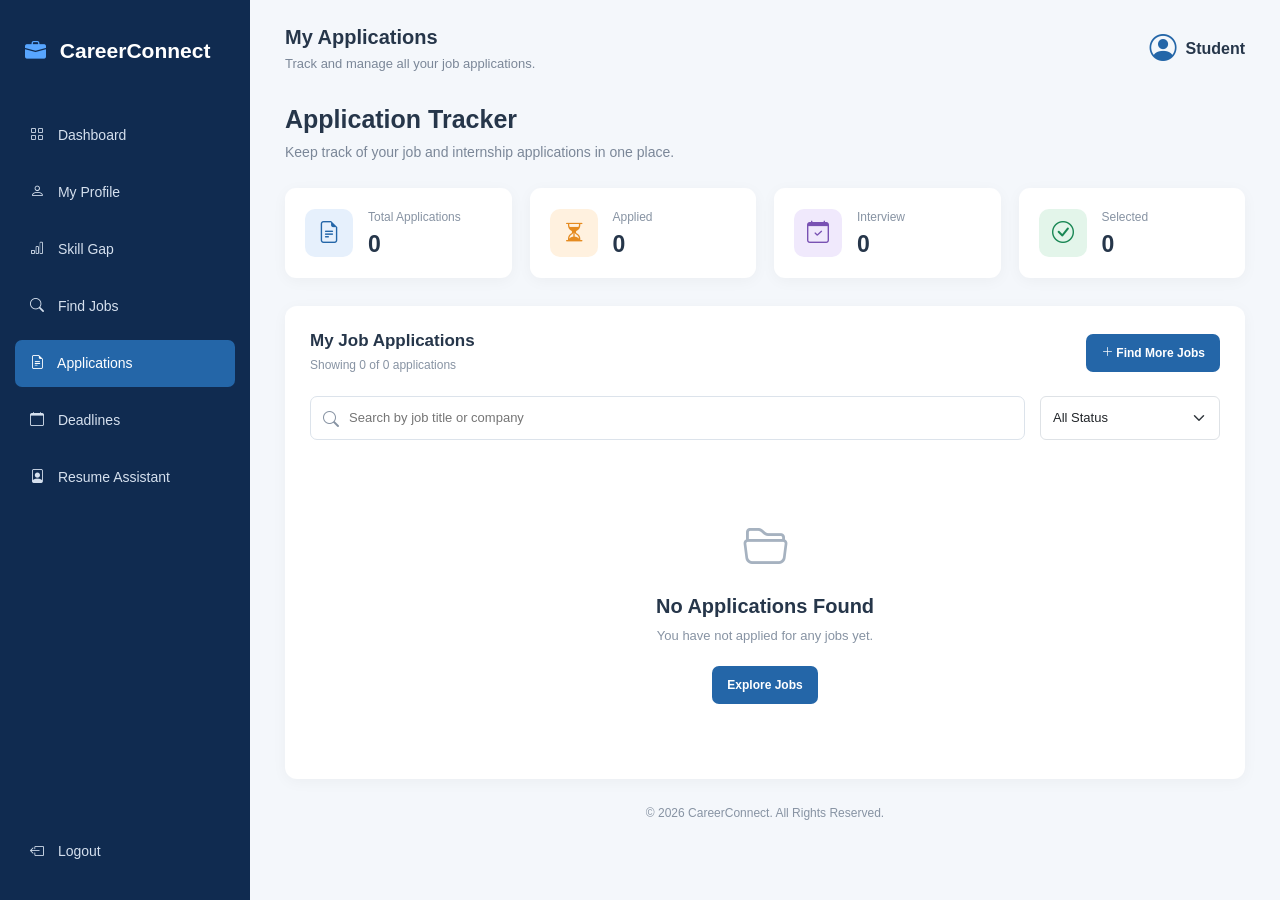
<file: applications.html>
<!DOCTYPE html>
<html lang="en">
<head>
    <meta charset="UTF-8">
    <meta name="viewport" content="width=device-width, initial-scale=1.0">

    <title>My Applications | CareerConnect</title>

    <link href="https://cdn.jsdelivr.net/npm/bootstrap@5.3.3/dist/css/bootstrap.min.css" rel="stylesheet">

    <link href="https://cdn.jsdelivr.net/npm/bootstrap-icons@1.11.3/font/bootstrap-icons.min.css" rel="stylesheet">

    <link rel="stylesheet" href="applications.css">
</head>

<body>

<div class="dashboard-container">

    <!-- Sidebar -->
    <aside class="sidebar" id="sidebar">

        <div class="brand">
            <i class="bi bi-briefcase-fill"></i>
            CareerConnect
        </div>

        <nav class="sidebar-menu">

            <a href="dashboard.html">
                <i class="bi bi-grid"></i> Dashboard
            </a>

            <a href="profile.html">
                <i class="bi bi-person"></i> My Profile
            </a>

            <a href="skill-gap.html">
                <i class="bi bi-bar-chart"></i> Skill Gap
            </a>

            <a href="jobs.html">
                <i class="bi bi-search"></i> Find Jobs
            </a>

            <a href="applications.html" class="active">
                <i class="bi bi-file-earmark-text"></i> Applications
            </a>

            <a href="deadlines.html">
                <i class="bi bi-calendar"></i> Deadlines
            </a>

            <a href="resume-assistant.html">
                <i class="bi bi-file-person"></i> Resume Assistant
            </a>

        </nav>

        <a href="login.html" class="logout">
            <i class="bi bi-box-arrow-left"></i> Logout
        </a>

    </aside>


    <!-- Main Content -->
    <main class="main-content">

        <!-- Topbar -->
        <header class="topbar">

            <button class="menu-btn" id="menuBtn">
                <i class="bi bi-list"></i>
            </button>

            <div>
                <h5>My Applications</h5>
                <p>Track and manage all your job applications.</p>
            </div>

            <div class="user-profile">
                <i class="bi bi-person-circle"></i>
                <span id="studentName">Student</span>
            </div>

        </header>


        <!-- Page Heading -->
        <section class="page-heading">

            <h2>Application Tracker</h2>

            <p>Keep track of your job and internship applications in one place.</p>

        </section>


        <!-- Statistics -->
        <section class="stats-container">

            <div class="stat-card">
                <div class="stat-icon blue">
                    <i class="bi bi-file-earmark-text"></i>
                </div>

                <div>
                    <p>Total Applications</p>
                    <h3 id="totalApplications">0</h3>
                </div>
            </div>


            <div class="stat-card">
                <div class="stat-icon orange">
                    <i class="bi bi-hourglass-split"></i>
                </div>

                <div>
                    <p>Applied</p>
                    <h3 id="appliedCount">0</h3>
                </div>
            </div>


            <div class="stat-card">
                <div class="stat-icon purple">
                    <i class="bi bi-calendar-check"></i>
                </div>

                <div>
                    <p>Interview</p>
                    <h3 id="interviewCount">0</h3>
                </div>
            </div>


            <div class="stat-card">
                <div class="stat-icon green">
                    <i class="bi bi-check-circle"></i>
                </div>

                <div>
                    <p>Selected</p>
                    <h3 id="selectedCount">0</h3>
                </div>
            </div>

        </section>


        <!-- Applications Section -->
        <section class="application-section">

            <div class="section-heading">

                <div>
                    <h5>My Job Applications</h5>
                    <p id="applicationCount">Showing all applications</p>
                </div>

                <a href="jobs.html" class="find-jobs-btn">
                    <i class="bi bi-plus-lg"></i> Find More Jobs
                </a>

            </div>


            <!-- Search and Filter -->
            <div class="filter-section">

                <div class="search-box">
                    <i class="bi bi-search"></i>

                    <input type="text"
                           id="searchInput"
                           placeholder="Search by job title or company">
                </div>

                <select id="statusFilter" class="form-select">
                    <option value="All">All Status</option>
                    <option value="Applied">Applied</option>
                    <option value="Interview">Interview</option>
                    <option value="Selected">Selected</option>
                    <option value="Rejected">Rejected</option>
                </select>

            </div>


            <!-- Application List -->
            <div id="applicationList" class="application-list">

                <!-- Applications will appear here -->

            </div>


            <!-- Empty Message -->
            <div id="emptyMessage" class="empty-message" hidden>

                <i class="bi bi-folder2-open"></i>

                <h5>No Applications Found</h5>

                <p>You have not applied for any jobs yet.</p>

                <a href="jobs.html" class="find-jobs-btn">
                    Explore Jobs
                </a>

            </div>

        </section>


        <!-- Footer -->
        <footer class="footer">
            © 2026 CareerConnect. All Rights Reserved.
        </footer>

    </main>

</div>

<script src="applications.js"></script>

</body>
</html>
</file>
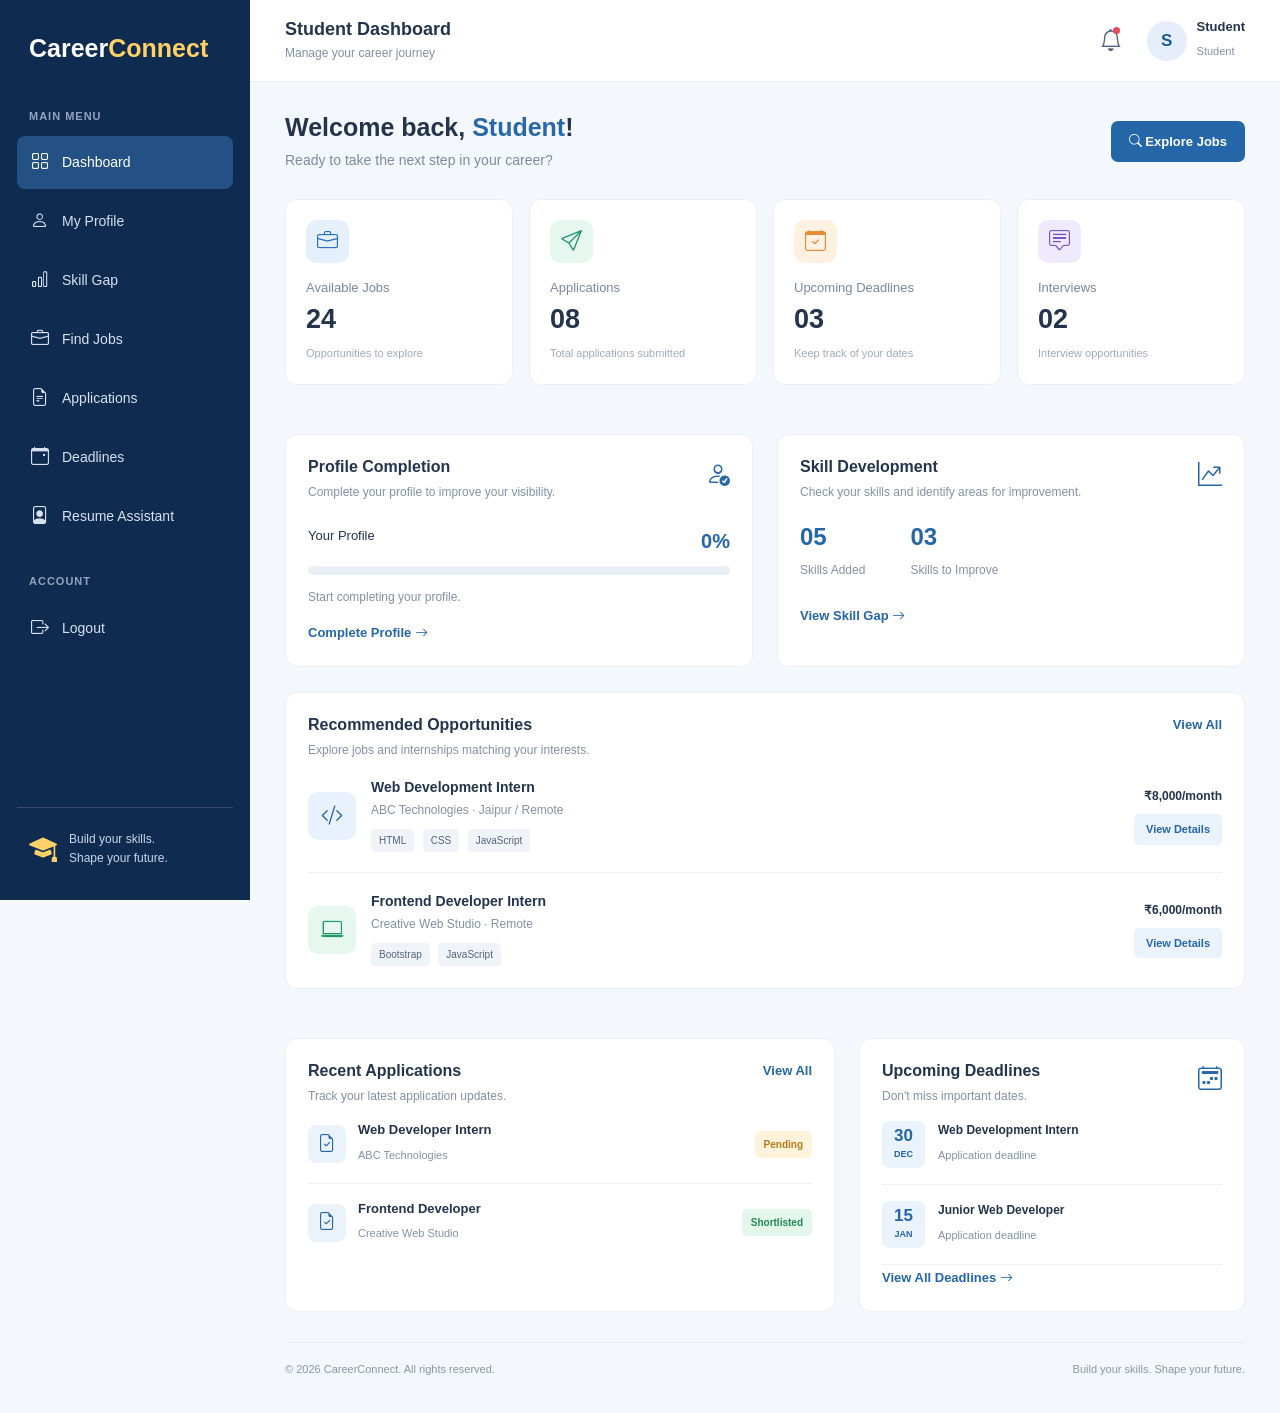
<file: dashboard.html>
<!DOCTYPE html>
<html lang="en">
<head>
    <meta charset="UTF-8">
    <meta name="viewport" content="width=device-width, initial-scale=1.0">
    <title>CareerConnect | Dashboard</title>

    <!-- Bootstrap CSS -->
    <link href="https://cdn.jsdelivr.net/npm/bootstrap@5.3.3/dist/css/bootstrap.min.css" rel="stylesheet">

    <!-- Bootstrap Icons -->
    <link rel="stylesheet" href="https://cdn.jsdelivr.net/npm/bootstrap-icons@1.11.3/font/bootstrap-icons.min.css">

    <!-- Custom CSS -->
    <link rel="stylesheet" href="dashboard.css">
</head>

<body>

<div class="dashboard-wrapper">

    <!-- Sidebar -->
    <aside class="sidebar" id="sidebar">

        <div class="sidebar-brand">
            <span class="brand-career">Career</span><span class="brand-connect">Connect</span>
        </div>

        <div class="sidebar-menu">
            <p class="menu-heading">MAIN MENU</p>

            <a href="dashboard.html" class="menu-link active">
                <i class="bi bi-grid"></i> Dashboard
            </a>

            <a href="profile.html" class="menu-link">
                <i class="bi bi-person"></i> My Profile
            </a>

            <a href="skill-gap.html" class="menu-link">
                <i class="bi bi-bar-chart"></i> Skill Gap
            </a>

            <a href="jobs.html" class="menu-link">
                <i class="bi bi-briefcase"></i> Find Jobs
            </a>

            <a href="applications.html" class="menu-link">
                <i class="bi bi-file-earmark-text"></i> Applications
            </a>

            <a href="deadlines.html" class="menu-link">
                <i class="bi bi-calendar-event"></i> Deadlines
            </a>

            <a href="resume-assistant.html" class="menu-link">
                <i class="bi bi-file-person"></i> Resume Assistant
            </a>

            <p class="menu-heading support-heading">ACCOUNT</p>

            <a href="login.html" class="menu-link logout-link" id="logoutBtn">
                <i class="bi bi-box-arrow-right"></i> Logout
            </a>
        </div>

        <div class="sidebar-footer">
            <i class="bi bi-mortarboard-fill"></i>
            <p>Build your skills.<br>Shape your future.</p>
        </div>

    </aside>

    <!-- Main Content -->
    <main class="main-content">

        <!-- Top Navbar -->
        <header class="topbar">

            <button class="menu-toggle" id="menuToggle">
                <i class="bi bi-list"></i>
            </button>

            <div class="topbar-title">
                <h5>Student Dashboard</h5>
                <p>Manage your career journey</p>
            </div>

            <div class="topbar-right">
                <button class="notification-btn" title="Notifications">
                    <i class="bi bi-bell"></i>
                    <span class="notification-dot"></span>
                </button>

                <div class="user-info">
                    <div class="user-avatar" id="userInitial">S</div>
                    <div>
                        <h6 id="topUserName">Student</h6>
                        <small>Student</small>
                    </div>
                </div>
            </div>

        </header>

        <!-- Dashboard Body -->
        <section class="dashboard-body">

            <!-- Welcome Section -->
            <div class="welcome-section">
                <div>
                    <h2>Welcome back, <span id="welcomeName">Student</span>!</h2>
                    <p>Ready to take the next step in your career?</p>
                </div>

                <a href="jobs.html" class="primary-btn">
                    <i class="bi bi-search"></i> Explore Jobs
                </a>
            </div>

            <!-- Statistics Cards -->
            <div class="row g-3 stats-row">

                <div class="col-12 col-sm-6 col-xl-3">
                    <div class="stat-card">
                        <div class="stat-icon blue-icon">
                            <i class="bi bi-briefcase"></i>
                        </div>
                        <p>Available Jobs</p>
                        <h3>24</h3>
                        <small>Opportunities to explore</small>
                    </div>
                </div>

                <div class="col-12 col-sm-6 col-xl-3">
                    <div class="stat-card">
                        <div class="stat-icon green-icon">
                            <i class="bi bi-send"></i>
                        </div>
                        <p>Applications</p>
                        <h3>08</h3>
                        <small>Total applications submitted</small>
                    </div>
                </div>

                <div class="col-12 col-sm-6 col-xl-3">
                    <div class="stat-card">
                        <div class="stat-icon orange-icon">
                            <i class="bi bi-calendar-check"></i>
                        </div>
                        <p>Upcoming Deadlines</p>
                        <h3>03</h3>
                        <small>Keep track of your dates</small>
                    </div>
                </div>

                <div class="col-12 col-sm-6 col-xl-3">
                    <div class="stat-card">
                        <div class="stat-icon purple-icon">
                            <i class="bi bi-chat-square-text"></i>
                        </div>
                        <p>Interviews</p>
                        <h3>02</h3>
                        <small>Interview opportunities</small>
                    </div>
                </div>

            </div>

            <!-- Profile and Skill Section -->
            
<!-- Profile and Skill Section -->
<div class="row g-4 content-row">

    <!-- Profile Completion -->
    <div class="col-12 col-lg-6">
        <div class="content-card profile-card">

            <div class="card-heading">
                <div>
                    <h5>Profile Completion</h5>
                    <p>Complete your profile to improve your visibility.</p>
                </div>
                <i class="bi bi-person-check heading-icon"></i>
            </div>

            <div class="progress-info">
                <span>Your Profile</span>
                <strong id="profileCompletionText">0%</strong>
            </div>

            <div class="progress custom-progress">
                <div class="progress-bar"
                     id="profileCompletionBar"
                     style="width: 0%">
                </div>
            </div>

            <p class="progress-note" id="profileCompletionNote">
                Start completing your profile to improve your visibility.
            </p>

            <a href="profile.html" class="text-link">
                Complete Profile <i class="bi bi-arrow-right"></i>
            </a>

        </div>
    </div>

    <!-- Skill Development -->
    <div class="col-12 col-lg-6">
        <div class="content-card skill-card">

            <div class="card-heading">
                <div>
                    <h5>Skill Development</h5>
                    <p>Check your skills and identify areas for improvement.</p>
                </div>
                <i class="bi bi-graph-up-arrow heading-icon"></i>
            </div>

            <div class="skill-summary">

                <div>
                    <h3>05</h3>
                    <span>Skills Added</span>
                </div>

                <div>
                    <h3>03</h3>
                    <span>Skills to Improve</span>
                </div>

            </div>

            <a href="skill-gap.html" class="text-link">
                View Skill Gap <i class="bi bi-arrow-right"></i>
            </a>

        </div>
    </div>

</div>


            <!-- Recommended Jobs -->
            <div class="content-card jobs-card">

                <div class="section-heading">
                    <div>
                        <h5>Recommended Opportunities</h5>
                        <p>Explore jobs and internships matching your interests.</p>
                    </div>

                    <a href="jobs.html" class="text-link">View All</a>
                </div>

                <div class="job-item">
                    <div class="job-logo">
                        <i class="bi bi-code-slash"></i>
                    </div>

                    <div class="job-details">
                        <h6>Web Development Intern</h6>
                        <p>ABC Technologies · Jaipur / Remote</p>
                        <span class="job-tag">HTML</span>
                        <span class="job-tag">CSS</span>
                        <span class="job-tag">JavaScript</span>
                    </div>

                    <div class="job-action">
                        <strong>₹8,000/month</strong>
                        <a href="jobs.html" class="apply-btn">View Details</a>
                    </div>
                </div>

                <div class="job-item">
                    <div class="job-logo green-job">
                        <i class="bi bi-laptop"></i>
                    </div>

                    <div class="job-details">
                        <h6>Frontend Developer Intern</h6>
                        <p>Creative Web Studio · Remote</p>
                        <span class="job-tag">Bootstrap</span>
                        <span class="job-tag">JavaScript</span>
                    </div>

                    <div class="job-action">
                        <strong>₹6,000/month</strong>
                        <a href="jobs.html" class="apply-btn">View Details</a>
                    </div>
                </div>

            </div>

            <!-- Bottom Section -->
            <div class="row g-4 bottom-row">

                <!-- Recent Activity -->
                <div class="col-12 col-lg-7">
                    <div class="content-card activity-card">
                        <div class="section-heading">
                            <div>
                                <h5>Recent Applications</h5>
                                <p>Track your latest application updates.</p>
                            </div>
                            <a href="applications.html" class="text-link">View All</a>
                        </div>

                        <div class="activity-item">
                            <div class="activity-icon">
                                <i class="bi bi-file-earmark-check"></i>
                            </div>
                            <div class="activity-details">
                                <h6>Web Developer Intern</h6>
                                <small>ABC Technologies</small>
                            </div>
                            <span class="status-badge pending">Pending</span>
                        </div>

                        <div class="activity-item">
                            <div class="activity-icon">
                                <i class="bi bi-file-earmark-check"></i>
                            </div>
                            <div class="activity-details">
                                <h6>Frontend Developer</h6>
                                <small>Creative Web Studio</small>
                            </div>
                            <span class="status-badge accepted">Shortlisted</span>
                        </div>

                    </div>
                </div>

                <!-- Upcoming Deadlines -->
                <div class="col-12 col-lg-5">
                    <div class="content-card deadline-card">
                        <div class="section-heading">
                            <div>
                                <h5>Upcoming Deadlines</h5>
                                <p>Don't miss important dates.</p>
                            </div>
                            <i class="bi bi-calendar2-week heading-icon"></i>
                        </div>

                        <div class="deadline-item">
                            <div class="date-box">
                                <strong>30</strong>
                                <small>DEC</small>
                            </div>
                            <div>
                                <h6>Web Development Intern</h6>
                                <small>Application deadline</small>
                            </div>
                        </div>

                        <div class="deadline-item">
                            <div class="date-box">
                                <strong>15</strong>
                                <small>JAN</small>
                            </div>
                            <div>
                                <h6>Junior Web Developer</h6>
                                <small>Application deadline</small>
                            </div>
                        </div>

                        <a href="deadlines.html" class="text-link">
                            View All Deadlines <i class="bi bi-arrow-right"></i>
                        </a>
                    </div>
                </div>

            </div>

            <!-- Footer -->
            <footer class="dashboard-footer">
                <p>© 2026 CareerConnect. All rights reserved.</p>
                <p>Build your skills. Shape your future.</p>
            </footer>

        </section>

    </main>

</div>

<!-- Bootstrap JS -->
<script src="https://cdn.jsdelivr.net/npm/bootstrap@5.3.3/dist/js/bootstrap.bundle.min.js"></script>

<!-- Custom JS -->
<script src="dashboard.js"></script>

</body>
</html>
</file>
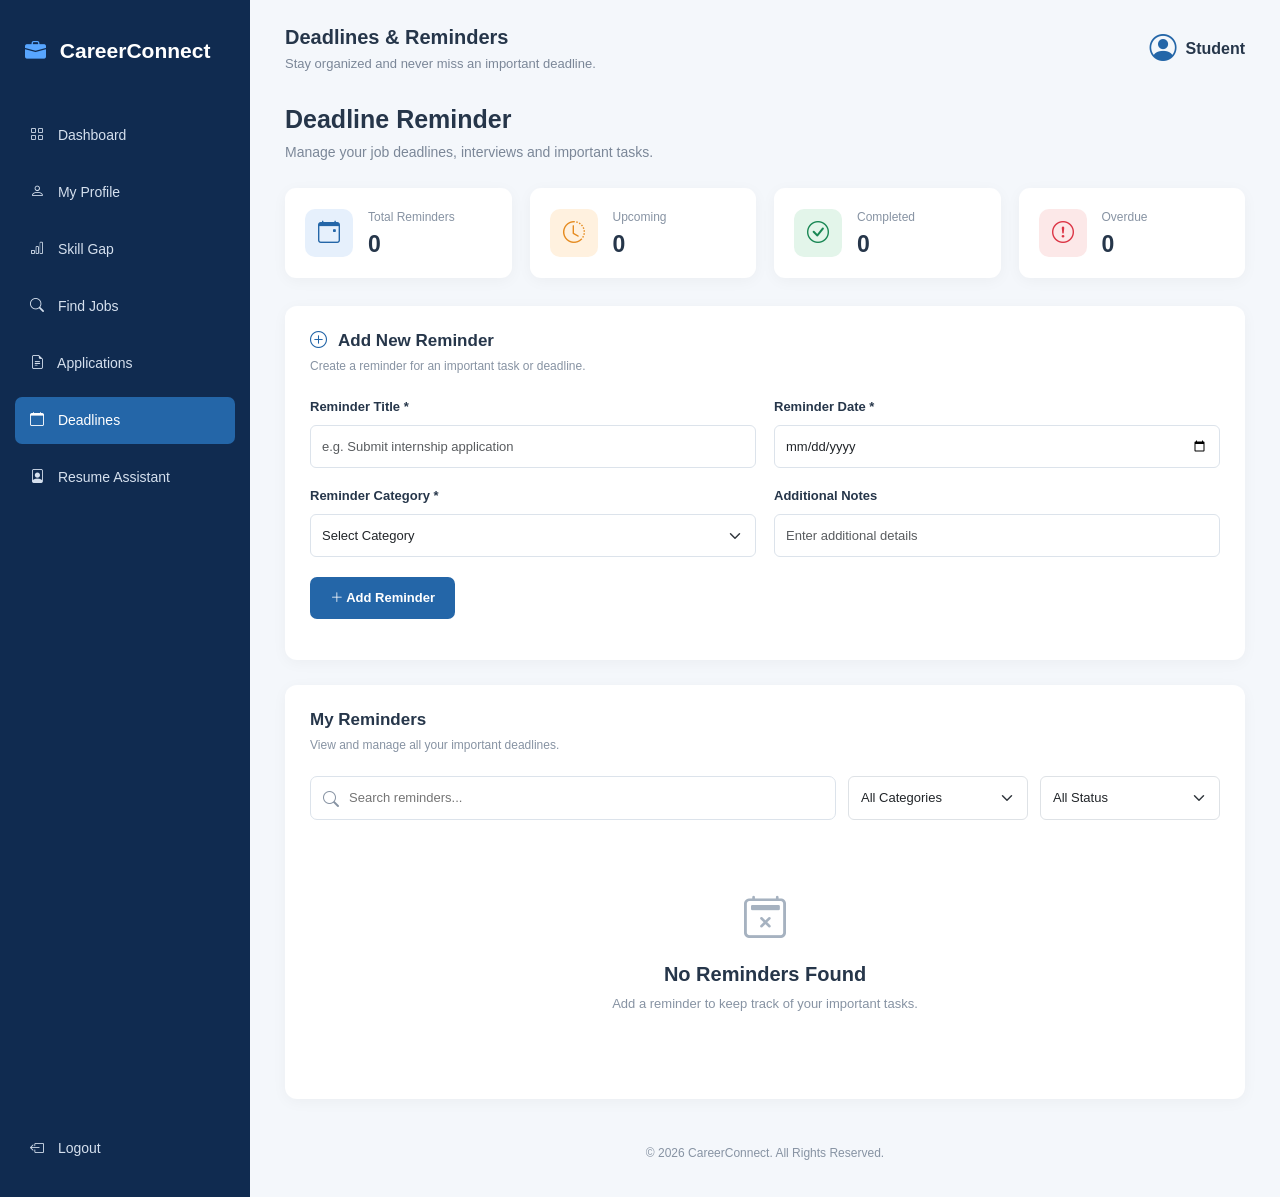
<file: deadlines.html>
<!DOCTYPE html>
<html lang="en">
<head>
    <meta charset="UTF-8">
    <meta name="viewport" content="width=device-width, initial-scale=1.0">

    <title>Deadlines & Reminders | CareerConnect</title>

    <!-- Bootstrap CSS -->
    <link href="https://cdn.jsdelivr.net/npm/bootstrap@5.3.3/dist/css/bootstrap.min.css" rel="stylesheet">

    <!-- Bootstrap Icons -->
    <link href="https://cdn.jsdelivr.net/npm/bootstrap-icons@1.11.3/font/bootstrap-icons.min.css" rel="stylesheet">

    <!-- Custom CSS -->
    <link rel="stylesheet" href="deadlines.css">
</head>

<body>

<div class="dashboard-container">

    <!-- Sidebar -->
    <aside class="sidebar" id="sidebar">

        <div class="brand">
            <i class="bi bi-briefcase-fill"></i>
            CareerConnect
        </div>

        <nav class="sidebar-menu">

            <a href="dashboard.html">
                <i class="bi bi-grid"></i> Dashboard
            </a>

            <a href="profile.html">
                <i class="bi bi-person"></i> My Profile
            </a>

            <a href="skill-gap.html">
                <i class="bi bi-bar-chart"></i> Skill Gap
            </a>

            <a href="jobs.html">
                <i class="bi bi-search"></i> Find Jobs
            </a>

            <a href="applications.html">
                <i class="bi bi-file-earmark-text"></i> Applications
            </a>

            <a href="deadlines.html" class="active">
                <i class="bi bi-calendar"></i> Deadlines
            </a>

            <a href="resume-assistant.html">
                <i class="bi bi-file-person"></i> Resume Assistant
            </a>

        </nav>

        <a href="login.html" class="logout">
            <i class="bi bi-box-arrow-left"></i> Logout
        </a>

    </aside>


    <!-- Main Content -->
    <main class="main-content">

        <!-- Topbar -->
        <header class="topbar">

            <button class="menu-btn" id="menuBtn">
                <i class="bi bi-list"></i>
            </button>

            <div>
                <h5>Deadlines & Reminders</h5>
                <p>Stay organized and never miss an important deadline.</p>
            </div>

            <div class="user-profile">
                <i class="bi bi-person-circle"></i>
                <span id="studentName">Student</span>
            </div>

        </header>


        <!-- Page Heading -->
        <section class="page-heading">

            <h2>Deadline Reminder</h2>

            <p>Manage your job deadlines, interviews and important tasks.</p>

        </section>


        <!-- Statistics -->
        <section class="stats-container">

            <div class="stat-card">
                <div class="stat-icon blue">
                    <i class="bi bi-calendar-event"></i>
                </div>

                <div>
                    <p>Total Reminders</p>
                    <h3 id="totalReminders">0</h3>
                </div>
            </div>


            <div class="stat-card">
                <div class="stat-icon orange">
                    <i class="bi bi-clock-history"></i>
                </div>

                <div>
                    <p>Upcoming</p>
                    <h3 id="upcomingCount">0</h3>
                </div>
            </div>


            <div class="stat-card">
                <div class="stat-icon green">
                    <i class="bi bi-check-circle"></i>
                </div>

                <div>
                    <p>Completed</p>
                    <h3 id="completedCount">0</h3>
                </div>
            </div>


            <div class="stat-card">
                <div class="stat-icon red">
                    <i class="bi bi-exclamation-circle"></i>
                </div>

                <div>
                    <p>Overdue</p>
                    <h3 id="overdueCount">0</h3>
                </div>
            </div>

        </section>


        <!-- Add Reminder -->
        <section class="reminder-form-section">

            <div class="section-heading">
                <div>
                    <h5><i class="bi bi-plus-circle"></i> Add New Reminder</h5>
                    <p>Create a reminder for an important task or deadline.</p>
                </div>
            </div>


            <form id="reminderForm">

                <div class="form-grid">

                    <div class="form-group">
                        <label for="reminderTitle">Reminder Title *</label>

                        <input type="text"
                               id="reminderTitle"
                               class="form-control"
                               placeholder="e.g. Submit internship application"
                               required>
                    </div>


                    <div class="form-group">
                        <label for="reminderDate">Reminder Date *</label>

                        <input type="date"
                               id="reminderDate"
                               class="form-control"
                               required>
                    </div>


                    <div class="form-group">
                        <label for="reminderType">Reminder Category *</label>

                        <select id="reminderType"
                                class="form-select"
                                required>

                            <option value="">Select Category</option>
                            <option value="Job Application">Job Application</option>
                            <option value="Interview">Interview</option>
                            <option value="Assignment">Assignment</option>
                            <option value="Personal">Personal</option>

                        </select>
                    </div>


                    <div class="form-group">
                        <label for="reminderNotes">Additional Notes</label>

                        <input type="text"
                               id="reminderNotes"
                               class="form-control"
                               placeholder="Enter additional details">
                    </div>

                </div>


                <button type="submit" class="add-btn">
                    <i class="bi bi-plus-lg"></i> Add Reminder
                </button>

                <p id="formMessage" class="form-message"></p>

            </form>

        </section>


        <!-- Reminder List -->
        <section class="reminders-section">

            <div class="section-heading">

                <div>
                    <h5>My Reminders</h5>
                    <p>View and manage all your important deadlines.</p>
                </div>

            </div>


            <!-- Search and Filter -->
            <div class="filter-section">

                <div class="search-box">
                    <i class="bi bi-search"></i>

                    <input type="text"
                           id="searchInput"
                           placeholder="Search reminders...">
                </div>


                <select id="filterType" class="form-select">
                    <option value="All">All Categories</option>
                    <option value="Job Application">Job Application</option>
                    <option value="Interview">Interview</option>
                    <option value="Assignment">Assignment</option>
                    <option value="Personal">Personal</option>
                </select>


                <select id="filterStatus" class="form-select">
                    <option value="All">All Status</option>
                    <option value="Upcoming">Upcoming</option>
                    <option value="Overdue">Overdue</option>
                    <option value="Completed">Completed</option>
                </select>

            </div>


            <!-- Reminder List -->
            <div id="reminderList" class="reminder-list">

                <!-- Reminders appear here -->

            </div>


            <!-- Empty Message -->
            <div id="emptyMessage" class="empty-message" hidden>

                <i class="bi bi-calendar2-x"></i>

                <h5>No Reminders Found</h5>

                <p>Add a reminder to keep track of your important tasks.</p>

            </div>

        </section>


        <!-- Footer -->
        <footer class="footer">
            © 2026 CareerConnect. All Rights Reserved.
        </footer>

    </main>

</div>

<script src="deadlines.js"></script>

</body>
</html>
</file>
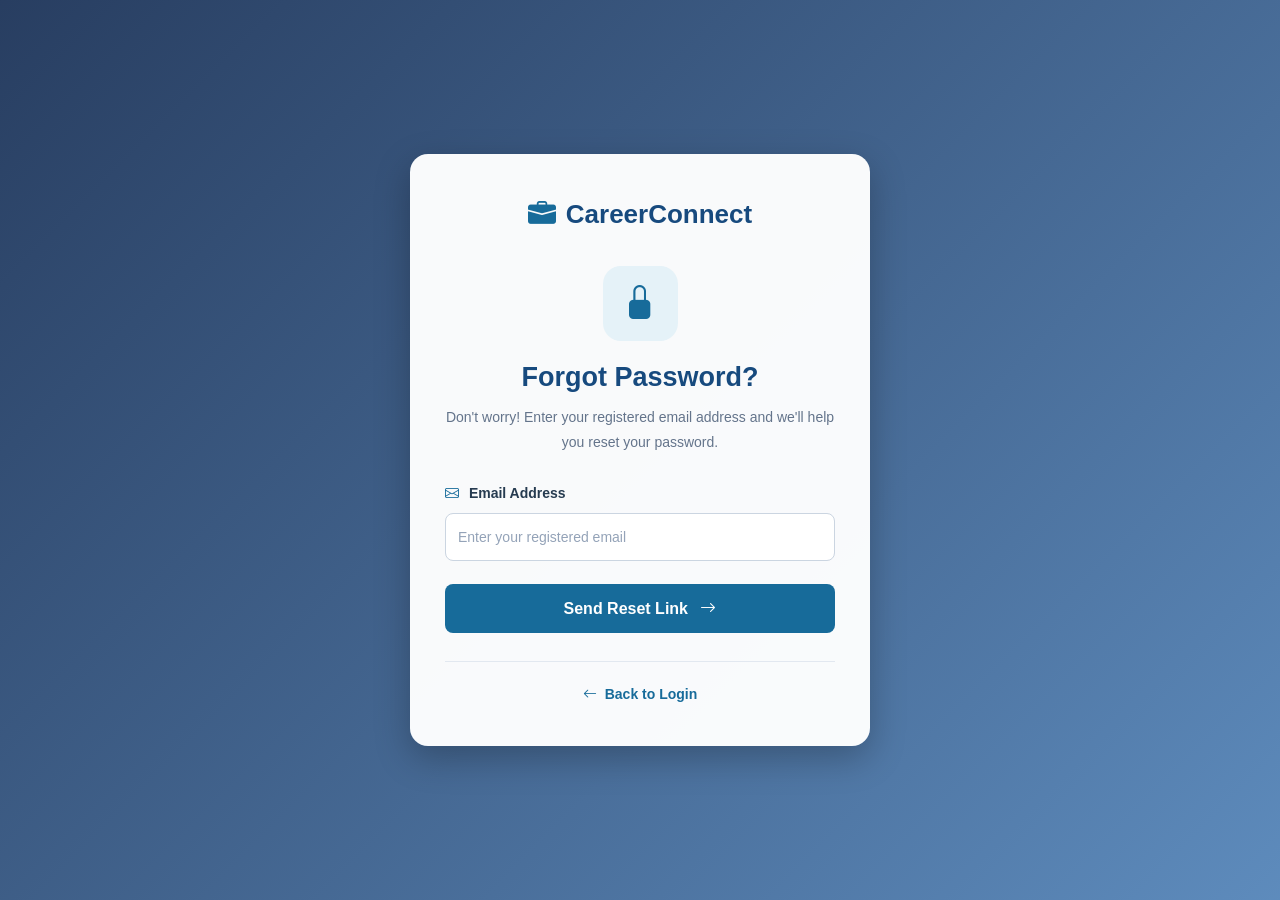
<file: forgot-password.html>
<!DOCTYPE html>
<html lang="en">

<head>
    <meta charset="UTF-8">
    <meta name="viewport" content="width=device-width, initial-scale=1.0">

    <title>Forgot Password | CareerConnect</title>

    <!-- Bootstrap CSS -->
    <link href="https://cdn.jsdelivr.net/npm/bootstrap@5.3.3/dist/css/bootstrap.min.css"
          rel="stylesheet">

    <!-- Bootstrap Icons -->
    <link rel="stylesheet"
          href="https://cdn.jsdelivr.net/npm/bootstrap-icons@1.11.3/font/bootstrap-icons.min.css">

    <!-- Custom CSS -->
    <link rel="stylesheet" href="forgot-password.css">

</head>

<body>

    <div class="forgot-container">

        <div class="forgot-card">

            <!-- Logo -->
            <div class="brand">
                <i class="bi bi-briefcase-fill"></i>
                <span>CareerConnect</span>
            </div>

            <!-- Icon -->
            <div class="forgot-icon">
                <i class="bi bi-lock-fill"></i>
            </div>

            <!-- Heading -->
            <h2>Forgot Password?</h2>

            <p class="description">
                Don't worry! Enter your registered email address
                and we'll help you reset your password.
            </p>

            <!-- Forgot Password Form -->
            <form id="forgotPasswordForm">

                <div class="form-group">

                    <label for="email">
                        <i class="bi bi-envelope"></i>
                        Email Address
                    </label>

                    <input
                        type="email"
                        id="email"
                        name="email"
                        class="form-control"
                        placeholder="Enter your registered email"
                        required
                    >

                </div>

                <button type="submit" class="reset-btn">
                    Send Reset Link
                    <i class="bi bi-arrow-right"></i>
                </button>

                <div id="message" class="message"></div>

            </form>

            <!-- Back to Login -->
            <div class="back-login">

                <a href="login.html">
                    <i class="bi bi-arrow-left"></i>
                    Back to Login
                </a>

            </div>

        </div>

    </div>

    <script src="forgot-password.js"></script>

</body>
</html>
</file>
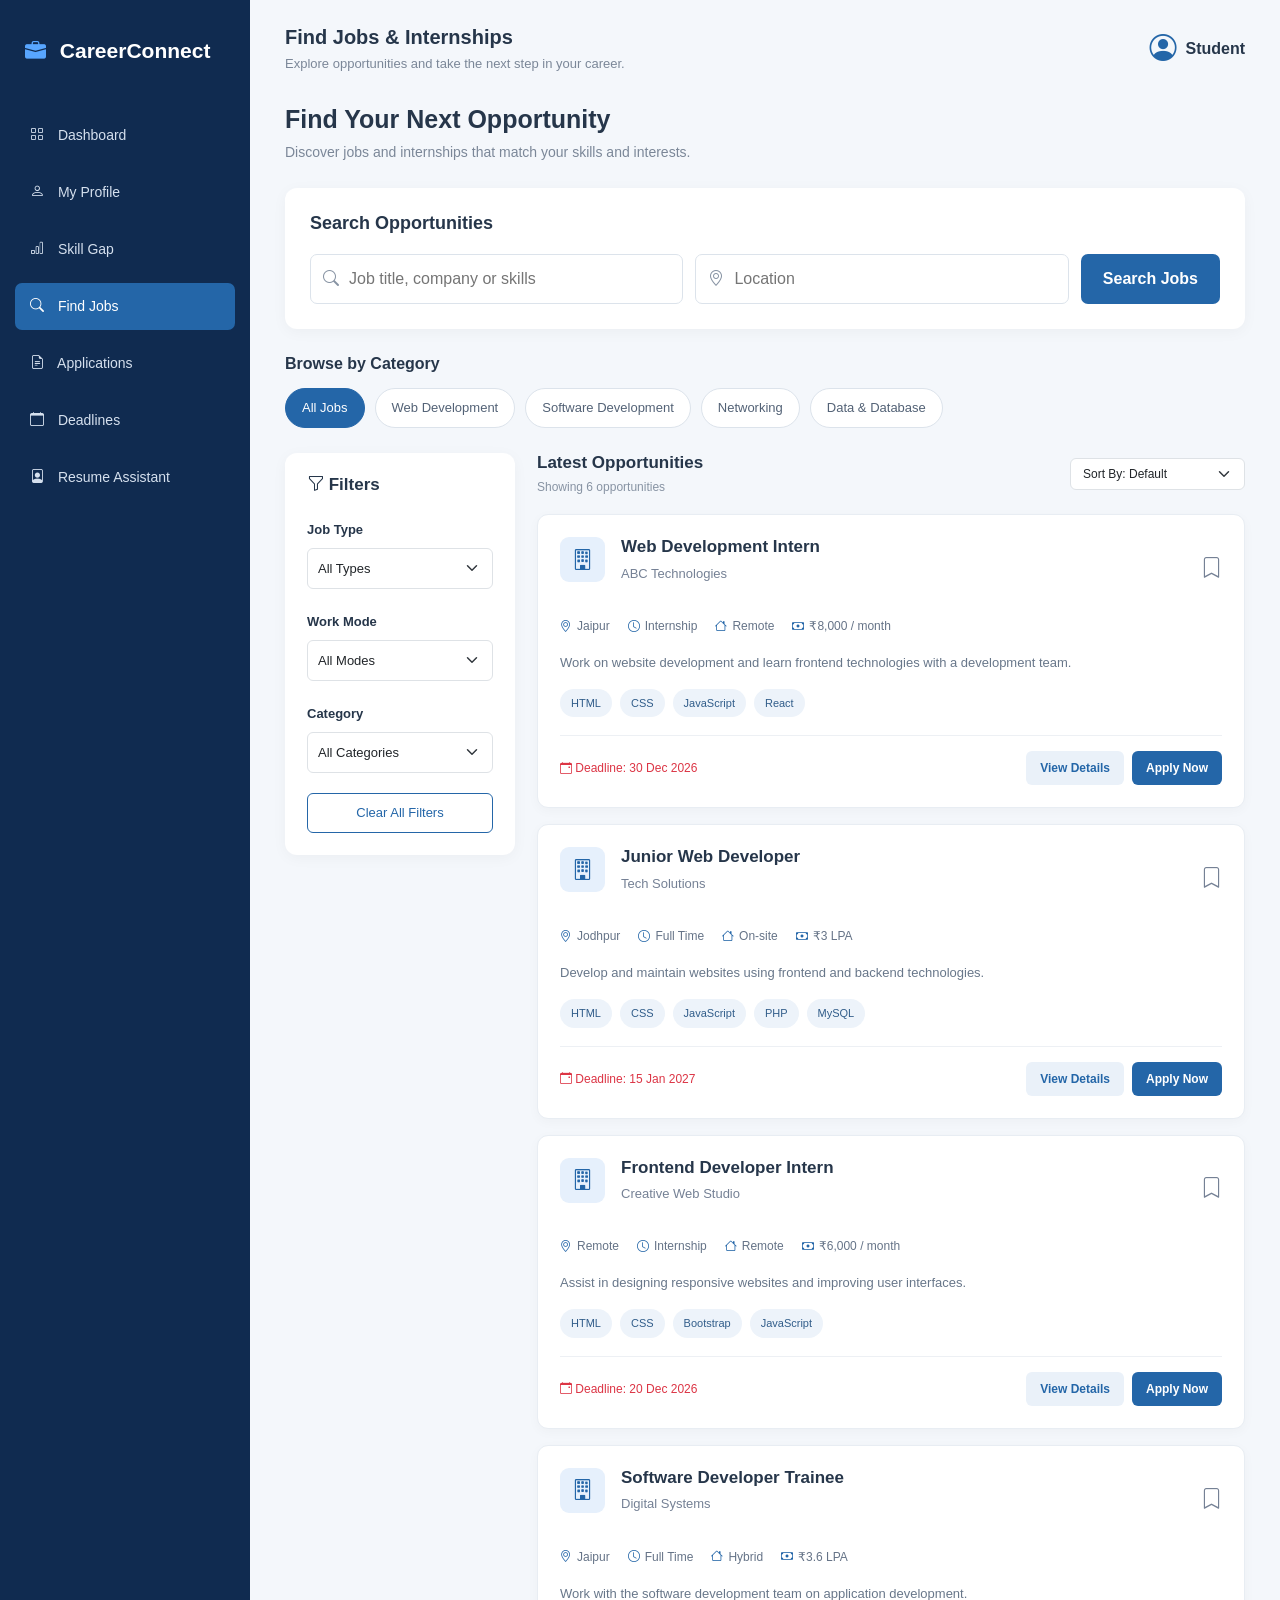
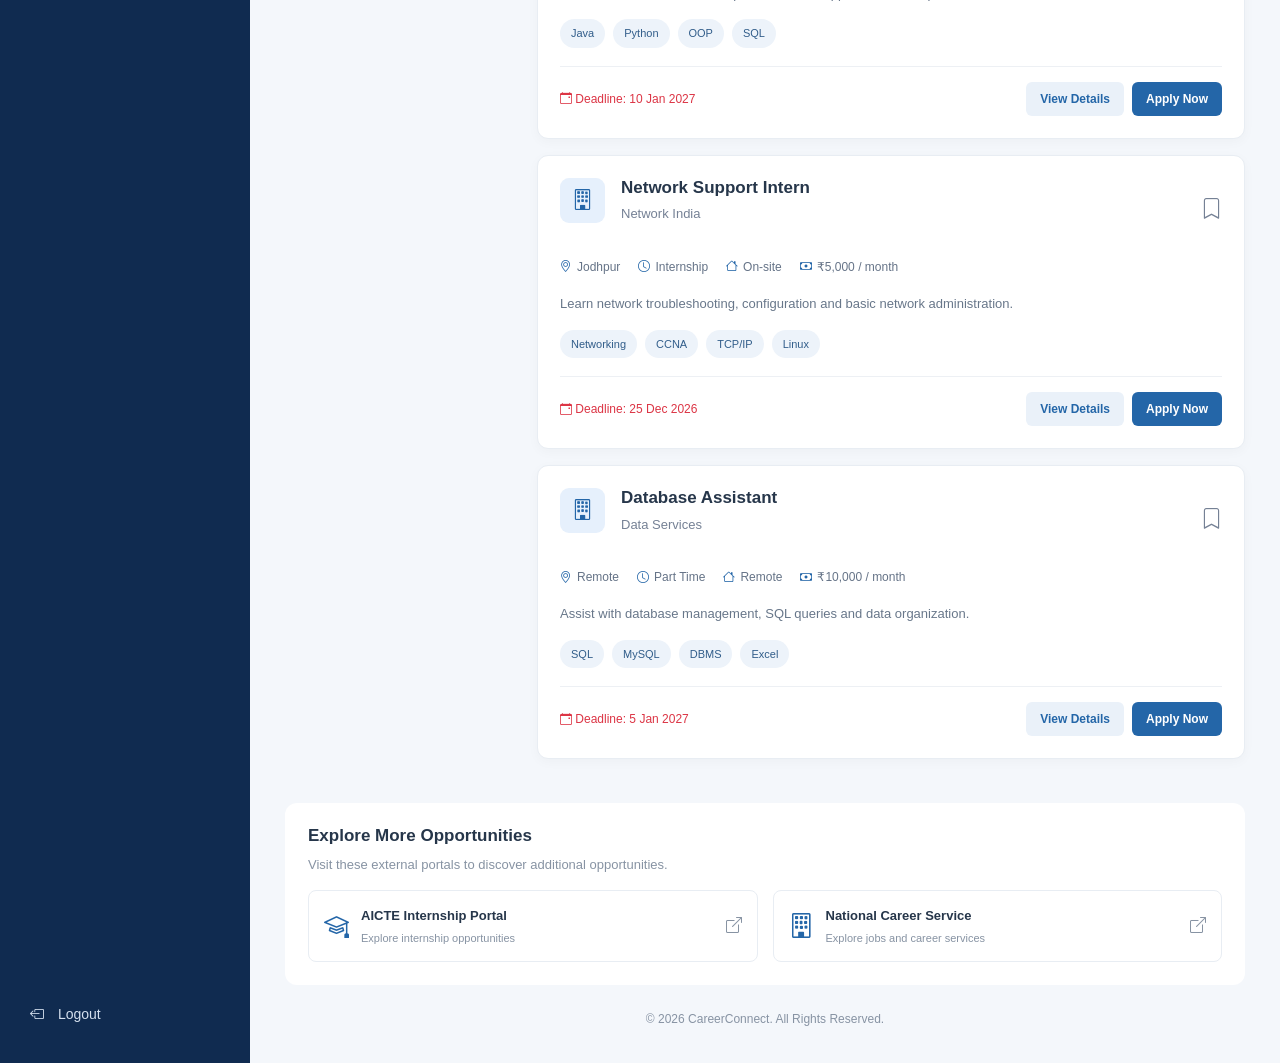
<file: jobs.html>
<!DOCTYPE html>
<html lang="en">
<head>
    <meta charset="UTF-8">
    <meta name="viewport" content="width=device-width, initial-scale=1.0">

    <title>Find Jobs | CareerConnect</title>

    <link href="https://cdn.jsdelivr.net/npm/bootstrap@5.3.3/dist/css/bootstrap.min.css" rel="stylesheet">

    <link href="https://cdn.jsdelivr.net/npm/bootstrap-icons@1.11.3/font/bootstrap-icons.min.css" rel="stylesheet">

    <link rel="stylesheet" href="jobs.css">
</head>

<body>

<div class="dashboard-container">

    <!-- Sidebar -->
    <aside class="sidebar" id="sidebar">

        <div class="brand">
            <i class="bi bi-briefcase-fill"></i>
            CareerConnect
        </div>

        <nav class="sidebar-menu">

            <a href="dashboard.html">
                <i class="bi bi-grid"></i> Dashboard
            </a>

            <a href="profile.html">
                <i class="bi bi-person"></i> My Profile
            </a>

            <a href="skill-gap.html">
                <i class="bi bi-bar-chart"></i> Skill Gap
            </a>

            <a href="jobs.html" class="active">
                <i class="bi bi-search"></i> Find Jobs
            </a>

            <a href="applications.html">
                <i class="bi bi-file-earmark-text"></i> Applications
            </a>

            <a href="deadlines.html">
                <i class="bi bi-calendar"></i> Deadlines
            </a>

            <a href="resume-assistant.html">
                <i class="bi bi-file-person"></i> Resume Assistant
            </a>

        </nav>

        <a href="login.html" class="logout">
            <i class="bi bi-box-arrow-left"></i> Logout
        </a>

    </aside>


    <!-- Main Content -->
    <main class="main-content">

        <!-- Topbar -->
        <header class="topbar">

            <button class="menu-btn" id="menuBtn">
                <i class="bi bi-list"></i>
            </button>

            <div>
                <h5>Find Jobs & Internships</h5>
                <p>Explore opportunities and take the next step in your career.</p>
            </div>

            <div class="user-profile">
                <i class="bi bi-person-circle"></i>
                <span id="studentName">Student</span>
            </div>

        </header>


        <!-- Heading -->
        <section class="page-heading">
            <h2>Find Your Next Opportunity</h2>
            <p>Discover jobs and internships that match your skills and interests.</p>
        </section>


        <!-- Search Section -->
        <section class="search-section">

            <h4>Search Opportunities</h4>

            <div class="search-box">

                <div class="search-input">
                    <i class="bi bi-search"></i>
                    <input type="text" id="searchInput"
                           placeholder="Job title, company or skills">
                </div>

                <div class="search-input">
                    <i class="bi bi-geo-alt"></i>
                    <input type="text" id="locationInput"
                           placeholder="Location">
                </div>

                <button class="search-btn" id="searchBtn">
                    Search Jobs
                </button>

            </div>

        </section>


        <!-- Job Categories -->
        <section class="category-section">

            <h5>Browse by Category</h5>

            <div class="category-list">

                <button class="category-btn active" data-category="All">
                    All Jobs
                </button>

                <button class="category-btn" data-category="Web Development">
                    Web Development
                </button>

                <button class="category-btn" data-category="Software Development">
                    Software Development
                </button>

                <button class="category-btn" data-category="Networking">
                    Networking
                </button>

                <button class="category-btn" data-category="Data">
                    Data & Database
                </button>

            </div>

        </section>


        <!-- Filters and Jobs -->
        <div class="jobs-layout">

            <!-- Filters -->
            <aside class="filter-panel">

                <h5>
                    <i class="bi bi-funnel"></i> Filters
                </h5>

                <div class="filter-group">

                    <label for="typeFilter">Job Type</label>

                    <select id="typeFilter" class="form-select">
                        <option value="All">All Types</option>
                        <option value="Internship">Internship</option>
                        <option value="Full Time">Full Time</option>
                        <option value="Part Time">Part Time</option>
                    </select>

                </div>


                <div class="filter-group">

                    <label for="workFilter">Work Mode</label>

                    <select id="workFilter" class="form-select">
                        <option value="All">All Modes</option>
                        <option value="Remote">Remote</option>
                        <option value="On-site">On-site</option>
                        <option value="Hybrid">Hybrid</option>
                    </select>

                </div>


                <div class="filter-group">

                    <label for="categoryFilter">Category</label>

                    <select id="categoryFilter" class="form-select">
                        <option value="All">All Categories</option>
                        <option value="Web Development">Web Development</option>
                        <option value="Software Development">Software Development</option>
                        <option value="Networking">Networking</option>
                        <option value="Data">Data & Database</option>
                    </select>

                </div>

                <button class="clear-btn" id="clearFilters">
                    Clear All Filters
                </button>

            </aside>


            <!-- Job Listings -->
            <section class="job-results">

                <div class="results-heading">

                    <div>
                        <h5>Latest Opportunities</h5>
                        <p id="resultCount">Showing opportunities</p>
                    </div>

                    <select id="sortFilter" class="form-select sort-select">
                        <option value="default">Sort By: Default</option>
                        <option value="salary">Highest Salary</option>
                        <option value="deadline">Deadline: Earliest</option>
                    </select>

                </div>


                <div id="jobList" class="job-list">
                    <!-- Job cards will appear here -->
                </div>

                <div id="noJobs" class="no-jobs" hidden>
                    <i class="bi bi-search"></i>
                    <h5>No jobs found</h5>
                    <p>Try changing your search or filters.</p>
                </div>

            </section>

        </div>


        <!-- External Portals -->
        <section class="external-section">

            <h5>Explore More Opportunities</h5>

            <p>Visit these external portals to discover additional opportunities.</p>

            <div class="external-links">

                <a href="https://internship.aicte-india.org/"
                   target="_blank" rel="noopener noreferrer">
                    <i class="bi bi-mortarboard"></i>
                    <span>
                        <strong>AICTE Internship Portal</strong>
                        <small>Explore internship opportunities</small>
                    </span>
                    <i class="bi bi-box-arrow-up-right"></i>
                </a>

                <a href="https://ncs.gov.in/"
                   target="_blank" rel="noopener noreferrer">
                    <i class="bi bi-building"></i>
                    <span>
                        <strong>National Career Service</strong>
                        <small>Explore jobs and career services</small>
                    </span>
                    <i class="bi bi-box-arrow-up-right"></i>
                </a>

            </div>

        </section>


        <footer class="footer">
            © 2026 CareerConnect. All Rights Reserved.
        </footer>

    </main>

</div>

<script src="jobs.js"></script>

</body>
</html>
</file>
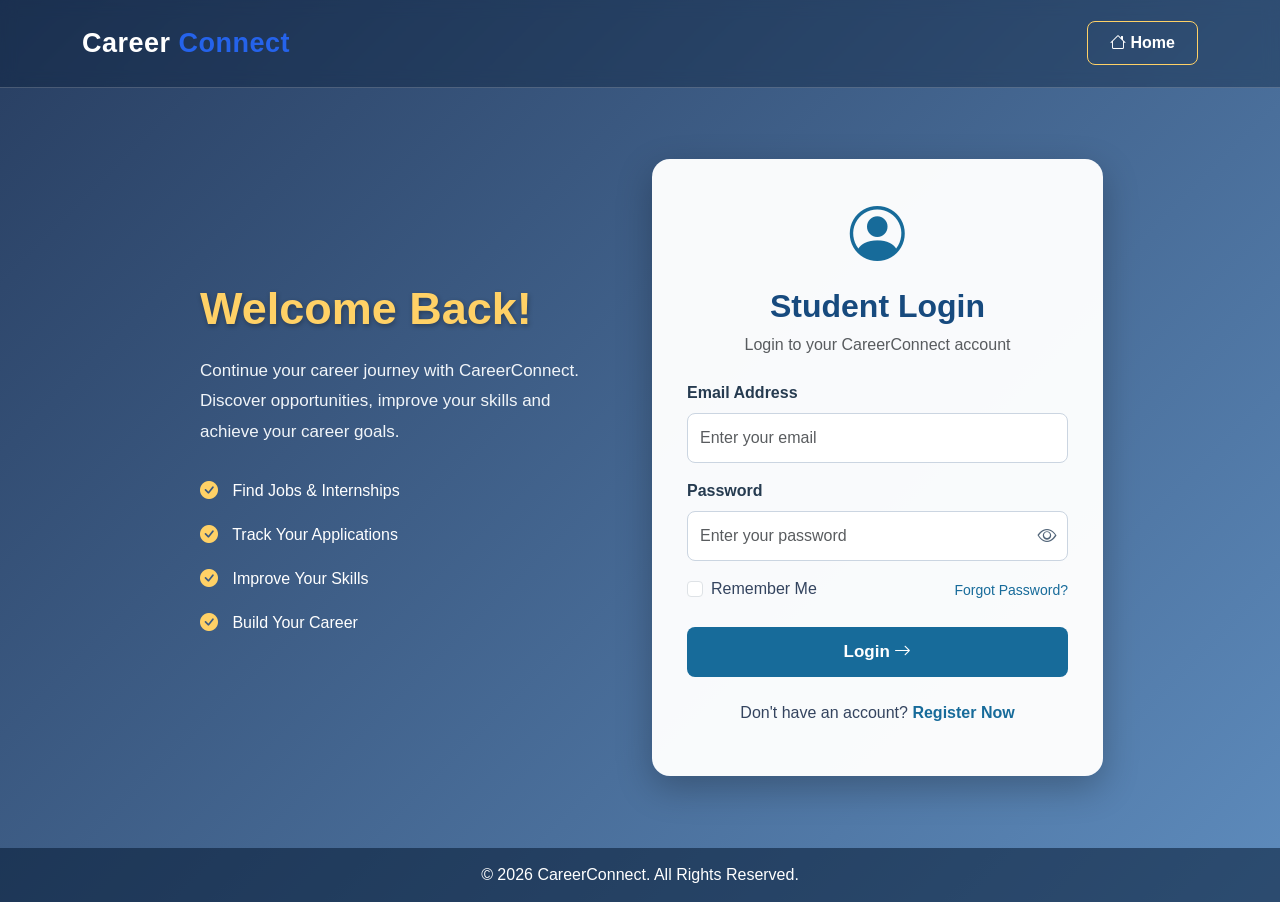
<file: login.html>
<!DOCTYPE html>
<html lang="en">
<head>
    <meta charset="UTF-8">
    <meta name="viewport" content="width=device-width, initial-scale=1.0">

    <title>Login | CareerConnect</title>

    <!-- Bootstrap CSS -->
    <link href="https://cdn.jsdelivr.net/npm/bootstrap@5.3.3/dist/css/bootstrap.min.css"
          rel="stylesheet">

    <!-- Bootstrap Icons -->
    <link rel="stylesheet"
          href="https://cdn.jsdelivr.net/npm/bootstrap-icons@1.11.3/font/bootstrap-icons.min.css">

    <!-- Custom CSS -->
    <link rel="stylesheet" href="style.css">
</head>

<body class="login-page">

    <!-- Navbar -->
    <nav class="navbar navbar-expand-lg login-navbar">
    <div class="container">

        <a class="navbar-brand fw-bold" href="index.html">
            <span class="brand-career">Career</span><span class="brand-connect">Connect</span>
        </a>

        <a href="index.html" class="btn home-btn">
            <i class="bi bi-house"></i> Home
        </a>

    </div>
</nav>

    <!-- Login Section -->
    <section class="login-section">

        <div class="container">

            <div class="row justify-content-center align-items-center">

                <!-- Left Content -->
                <div class="col-lg-5 login-info">

                    <h1>Welcome Back!</h1>

                    <p>
                        Continue your career journey with CareerConnect.
                        Discover opportunities, improve your skills and
                        achieve your career goals.
                    </p>

                    <div class="login-benefits">
                        <p><i class="bi bi-check-circle-fill"></i> Find Jobs & Internships</p>
                        <p><i class="bi bi-check-circle-fill"></i> Track Your Applications</p>
                        <p><i class="bi bi-check-circle-fill"></i> Improve Your Skills</p>
                        <p><i class="bi bi-check-circle-fill"></i> Build Your Career</p>
                    </div>

                </div>

                <!-- Login Form -->
                <div class="col-lg-5">

                    <div class="login-card">

                        <div class="text-center mb-4">

                            <div class="login-icon">
                                <i class="bi bi-person-circle"></i>
                            </div>

                            <h2>Student Login</h2>

                            <p class="text-muted">
                                Login to your CareerConnect account
                            </p>

                        </div>

                        <form id="loginForm" novalidate>

                            <!-- Email -->
                            <div class="mb-3">

                                <label for="email" class="form-label">
                                    Email Address
                                </label>

                                <input type="email"
                                       class="form-control"
                                       id="email"
                                       placeholder="Enter your email"
                                       autocomplete="email"
                                       required>

                                <div class="invalid-feedback">
                                    Please enter a valid email address.
                                </div>

                            </div>

                            <!-- Password -->
                            <div class="mb-3">

                                <label for="password" class="form-label">
                                    Password
                                </label>

                                <div class="password-box">

                                    <input type="password"
                                           class="form-control"
                                           id="password"
                                           placeholder="Enter your password"
                                           autocomplete="current-password"
                                           required>

                                    <button type="button"
                                            class="password-toggle"
                                            id="togglePassword"
                                            aria-label="Show password">

                                        <i class="bi bi-eye" id="eyeIcon"></i>

                                    </button>

                                </div>

                                <div class="invalid-feedback">
                                    Please enter your password.
                                </div>

                            </div>

                            <!-- Remember and Forgot -->
                            <div class="d-flex justify-content-between align-items-center mb-4">

                                <div class="form-check">

                                    <input type="checkbox"
                                           class="form-check-input"
                                           id="rememberMe">

                                    <label class="form-check-label" for="rememberMe">
                                        Remember Me
                                    </label>

                                </div>

                                <a href="forgot-password.html" class="forgot-link">
                                    Forgot Password?
                                </a>

                            </div>

                            <!-- Error Message -->
                            <div id="loginMessage"
                                 class="alert d-none"
                                 role="alert">
                            </div>

                            <!-- Login Button -->
                            <button type="submit"
                                    class="btn btn-primary w-100 login-btn">

                                Login <i class="bi bi-arrow-right"></i>

                            </button>

                        </form>

                        <div class="text-center mt-4">

                            <p>
                                Don't have an account?
                                <a href="register.html" class="register-link">
                                    Register Now
                                </a>
                            </p>

                        </div>

                    </div>

                </div>

            </div>

        </div>

    </section>

    <!-- Footer -->
    <footer class="login-footer">
        <p>© 2026 CareerConnect. All Rights Reserved.</p>
    </footer>

    <!-- Bootstrap JS -->
    <script src="https://cdn.jsdelivr.net/npm/bootstrap@5.3.3/dist/js/bootstrap.bundle.min.js"></script>

    <!-- Custom JS -->
    <script src="script.js"></script>

</body>
</html>
</file>
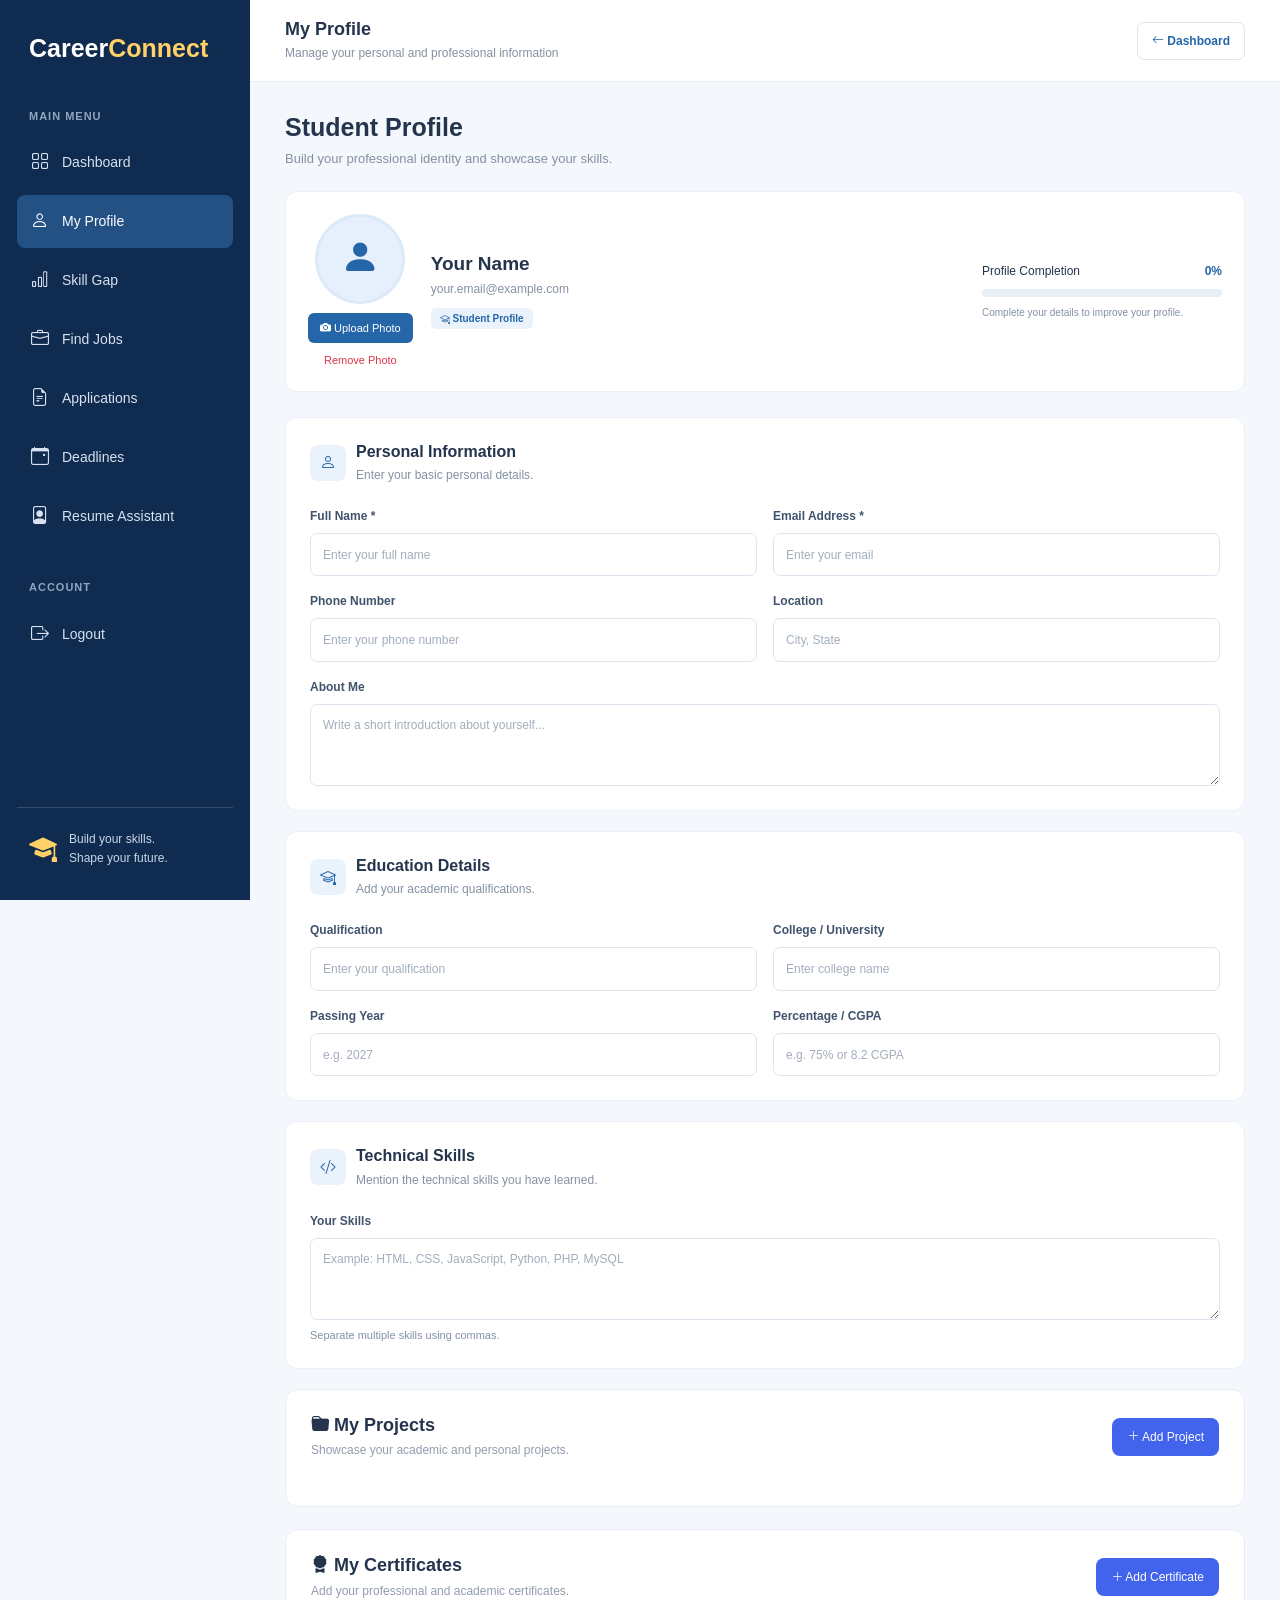
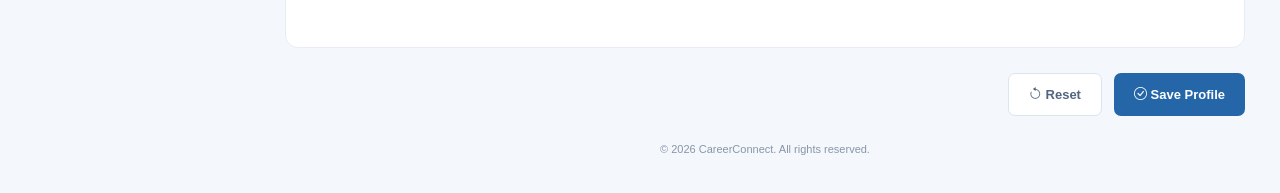
<file: profile.html>
<!DOCTYPE html>
<html lang="en">

<head>
    <meta charset="UTF-8">
    <meta name="viewport" content="width=device-width, initial-scale=1.0">

    <title>CareerConnect | My Profile</title>

    <link href="https://cdn.jsdelivr.net/npm/bootstrap@5.3.3/dist/css/bootstrap.min.css" rel="stylesheet">
    <link rel="stylesheet" href="https://cdn.jsdelivr.net/npm/bootstrap-icons@1.11.3/font/bootstrap-icons.min.css">
    <link rel="stylesheet" href="profile.css">
</head>

<body>

<div class="profile-wrapper">

    <!-- Sidebar -->
    <aside class="profile-sidebar" id="profileSidebar">

        <div class="sidebar-brand">
            <span class="brand-career">Career</span><span class="brand-connect">Connect</span>
        </div>

        <p class="menu-heading">MAIN MENU</p>

        <a href="dashboard.html" class="menu-link">
            <i class="bi bi-grid"></i> Dashboard
        </a>

        <a href="profile.html" class="menu-link active">
            <i class="bi bi-person"></i> My Profile
        </a>

        <a href="skill-gap.html" class="menu-link">
            <i class="bi bi-bar-chart"></i> Skill Gap
        </a>

        <a href="jobs.html" class="menu-link">
            <i class="bi bi-briefcase"></i> Find Jobs
        </a>

        <a href="applications.html" class="menu-link">
            <i class="bi bi-file-earmark-text"></i> Applications
        </a>

        <a href="deadlines.html" class="menu-link">
            <i class="bi bi-calendar-event"></i> Deadlines
        </a>

        <a href="resume-assistant.html" class="menu-link">
            <i class="bi bi-file-person"></i> Resume Assistant
        </a>

        <p class="menu-heading account-heading">ACCOUNT</p>

        <a href="login.html" class="menu-link">
            <i class="bi bi-box-arrow-right"></i> Logout
        </a>

        <div class="sidebar-footer">
            <i class="bi bi-mortarboard-fill"></i>
            <p>Build your skills.<br>Shape your future.</p>
        </div>

    </aside>


    <!-- Main Content -->
    <main class="profile-main">

        <!-- Topbar -->
        <header class="profile-topbar">

            <button type="button" class="menu-toggle" id="menuToggle">
                <i class="bi bi-list"></i>
            </button>

            <div>
                <h5>My Profile</h5>
                <p>Manage your personal and professional information</p>
            </div>

            <a href="dashboard.html" class="back-btn">
                <i class="bi bi-arrow-left"></i> Dashboard
            </a>

        </header>


        <section class="profile-content">

            <div class="page-heading">
                <h2>Student Profile</h2>
                <p>Build your professional identity and showcase your skills.</p>
            </div>


            <!-- Profile Overview -->
            <div class="profile-overview">

                <div class="profile-photo-section">

                    <div class="profile-avatar" id="profileAvatar">
                        <i class="bi bi-person-fill"></i>
                    </div>

                    <label for="profileImage" class="upload-photo-btn">
                        <i class="bi bi-camera-fill"></i> Upload Photo
                    </label>

                    <input type="file" id="profileImage" accept="image/*" hidden>

                    <button type="button" id="removePhoto" class="remove-photo-btn">
                        Remove Photo
                    </button>

                </div>

                <div class="overview-details">
                    <h4 id="displayName">Your Name</h4>
                    <p id="displayEmail">your.email@example.com</p>

                    <span class="student-label">
                        <i class="bi bi-mortarboard"></i> Student Profile
                    </span>
                </div>

                <div class="completion-box">

                    <div class="completion-heading">
                        <span>Profile Completion</span>
                        <strong id="completionPercent">0%</strong>
                    </div>

                    <div class="progress profile-progress">
                        <div class="progress-bar" id="completionBar" style="width:0%"></div>
                    </div>

                    <small>Complete your details to improve your profile.</small>

                </div>

            </div>


            <!-- Main Profile Form -->
            <form id="profileForm">

                <!-- Personal Information -->
                <div class="form-card">

                    <div class="section-heading">

                        <div class="section-icon">
                            <i class="bi bi-person"></i>
                        </div>

                        <div>
                            <h5>Personal Information</h5>
                            <p>Enter your basic personal details.</p>
                        </div>

                    </div>

                    <div class="row g-3">

                        <div class="col-md-6">
                            <label for="fullName" class="form-label">Full Name *</label>
                            <input type="text" id="fullName" class="form-control"
                                   placeholder="Enter your full name" required>
                        </div>

                        <div class="col-md-6">
                            <label for="email" class="form-label">Email Address *</label>
                            <input type="email" id="email" class="form-control"
                                   placeholder="Enter your email" required>
                        </div>

                        <div class="col-md-6">
                            <label for="phone" class="form-label">Phone Number</label>
                            <input type="tel" id="phone" class="form-control"
                                   placeholder="Enter your phone number">
                        </div>

                        <div class="col-md-6">
                            <label for="location" class="form-label">Location</label>
                            <input type="text" id="location" class="form-control"
                                   placeholder="City, State">
                        </div>

                        <div class="col-12">
                            <label for="about" class="form-label">About Me</label>
                            <textarea id="about" class="form-control" rows="3"
                                      placeholder="Write a short introduction about yourself..."></textarea>
                        </div>

                    </div>

                </div>


                <!-- Education Details -->
                <div class="form-card">

                    <div class="section-heading">

                        <div class="section-icon">
                            <i class="bi bi-mortarboard"></i>
                        </div>

                        <div>
                            <h5>Education Details</h5>
                            <p>Add your academic qualifications.</p>
                        </div>

                    </div>

                    <div class="row g-3">

                       
<div class="col-md-6">

    <label for="qualification" class="form-label">
        Qualification
    </label>

    <input
        type="text"
        id="qualification"
        name="qualification"
        class="form-control"
        placeholder="Enter your qualification"
        autocomplete="off"
    >

</div>


                        <div class="col-md-6">
                            <label for="college" class="form-label">College / University</label>
                            <input type="text" id="college" class="form-control"
                                   placeholder="Enter college name">
                        </div>

                        <div class="col-md-6">
                            <label for="studyYear" class="form-label">Passing Year</label>
                            <input type="number" id="studyYear" class="form-control"
                                   placeholder="e.g. 2027" min="2000" max="2100">
                        </div>

                        <div class="col-md-6">
                            <label for="percentage" class="form-label">Percentage / CGPA</label>
                            <input type="text" id="percentage" class="form-control"
                                   placeholder="e.g. 75% or 8.2 CGPA">
                        </div>

                    </div>

                </div>


                <!-- Technical Skills -->
                <div class="form-card">

                    <div class="section-heading">

                        <div class="section-icon">
                            <i class="bi bi-code-slash"></i>
                        </div>

                        <div>
                            <h5>Technical Skills</h5>
                            <p>Mention the technical skills you have learned.</p>
                        </div>

                    </div>

                    <label for="skills" class="form-label">Your Skills</label>

                    <textarea id="skills" class="form-control" rows="3"
                              placeholder="Example: HTML, CSS, JavaScript, Python, PHP, MySQL"></textarea>

                    <small class="field-hint">
                        Separate multiple skills using commas.
                    </small>

                </div>


                <!-- My Projects -->
                <section class="profile-card">

                    <div class="section-heading">
                        <div>
                            <h3><i class="bi bi-folder-fill"></i> My Projects</h3>
                            <p>Showcase your academic and personal projects.</p>
                        </div>

                        <button type="button" class="add-btn" id="addProjectBtn">
                            <i class="bi bi-plus-lg"></i> Add Project
                        </button>
                    </div>

                    <div id="projectList" class="item-list">

                        <div class="item-card project-item">

                            <div class="project-details">
                                <h5>CareerConnect</h5>
                                <p>Student Career Guidance Platform</p>
                                <small>HTML, CSS, JavaScript, Bootstrap</small>
                            </div>

                            <div class="item-actions">
                                <button type="button" class="delete-btn"
                                        onclick="deleteProjectCard(this)">
                                    <i class="bi bi-trash"></i>
                                </button>
                            </div>

                        </div>

                    </div>

                </section>


                <!-- My Certificates -->
                <section class="profile-card">

                    <div class="section-heading">
                        <div>
                            <h3><i class="bi bi-award-fill"></i> My Certificates</h3>
                            <p>Add your professional and academic certificates.</p>
                        </div>

                        <button type="button" class="add-btn" id="addCertificateBtn">
                            <i class="bi bi-plus-lg"></i> Add Certificate
                        </button>
                    </div>

                    <div id="certificateList" class="item-list">

                        <div class="item-card certificate-item">

                            <div>
                                <h5>Web Development Certificate</h5>
                                <p>Issued by ABC Institute</p>
                                <small>Issue Date: November 2026</small>
                            </div>

                            <div class="item-actions">
                                <button type="button" class="delete-btn"
                                        onclick="deleteCertificateCard(this)">
                                    <i class="bi bi-trash"></i>
                                </button>
                            </div>

                        </div>

                    </div>

                </section>


                <!-- Form Message -->
                <div id="profileMessage" class="form-message" role="status"></div>


                <!-- Form Buttons -->
                <div class="form-actions">

                    <button type="button" id="resetProfileBtn" class="reset-btn">
                        <i class="bi bi-arrow-counterclockwise"></i> Reset
                    </button>

                    <button type="submit" class="save-btn">
                        <i class="bi bi-check-circle"></i> Save Profile
                    </button>

                </div>

            </form>


            <!-- Add/Edit Project Modal -->
            <div class="custom-modal" id="projectModal">

                <div class="modal-content">

                    <div class="modal-heading">
                        <h4 id="projectModalTitle">Add Project</h4>

                        <button type="button" class="modal-close"
                                onclick="closeModal('projectModal')">
                            &times;
                        </button>
                    </div>

                    <form id="projectForm">

                        <input type="hidden" id="projectIndex">

                        <label for="projectTitle">Project Title *</label>
                        <input type="text" id="projectTitle" required>

                        <label for="projectDescription">Project Description *</label>
                        <textarea id="projectDescription" required></textarea>

                        <label for="projectTech">Technologies Used *</label>
                        <input type="text" id="projectTech"
                               placeholder="HTML, CSS, JavaScript" required>

                        <label for="projectLink">Project Link (Optional)</label>
                        <input type="url" id="projectLink"
                               placeholder="https://example.com">

                        <label for="projectModalFile">Upload Project (Optional)</label>
                        <input type="file" id="projectModalFile"
                               accept=".pdf,.zip,.rar">

                        <button type="submit" class="add-btn">
                            Save Project
                        </button>

                    </form>

                </div>

            </div>


            <!-- Add/Edit Certificate Modal -->
            <div class="custom-modal" id="certificateModal">

                <div class="modal-content">

                    <div class="modal-heading">
                        <h4 id="certificateModalTitle">Add Certificate</h4>

                        <button type="button" class="modal-close"
                                onclick="closeModal('certificateModal')">
                            &times;
                        </button>
                    </div>

                    <form id="certificateForm">

                        <input type="hidden" id="certificateIndex">

                        <label for="certificateName">Certificate Name *</label>
                        <input type="text" id="certificateName" required>

                        <label for="certificateOrganization">Issuing Organization *</label>
                        <input type="text" id="certificateOrganization" required>

                        <label for="certificateDate">Issue Date</label>
                        <input type="date" id="certificateDate">

                        <label for="certificateId">Certificate ID</label>
                        <input type="text" id="certificateId">

                        <label for="certificateUrl">Certificate URL (Optional)</label>
                        <input type="url" id="certificateUrl">

                        <label for="certificateModalFile">Upload Certificate</label>
                        <input type="file" id="certificateModalFile"
                               accept=".pdf,image/*">

                        <button type="submit" class="add-btn">
                            Save Certificate
                        </button>

                    </form>

                </div>

            </div>


            <footer class="profile-footer">
                © 2026 CareerConnect. All rights reserved.
            </footer>

        </section>

    </main>

</div>


<script src="https://cdn.jsdelivr.net/npm/bootstrap@5.3.3/dist/js/bootstrap.bundle.min.js"></script>
<script src="profile.js"></script>

</body>
</html>
</file>
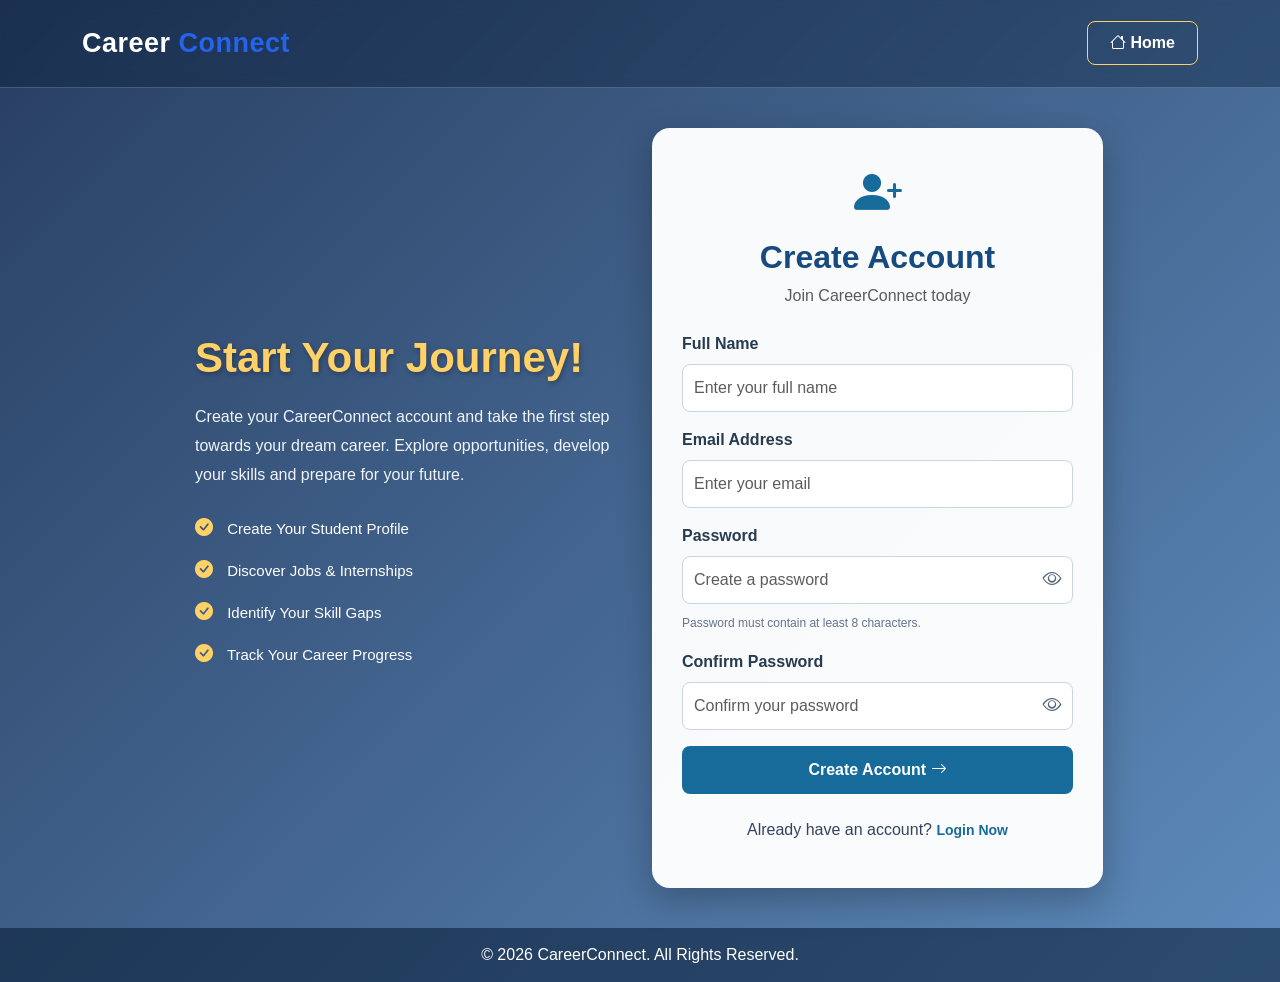
<file: register.html>
<!DOCTYPE html>
<html lang="en">

<head>
    <meta charset="UTF-8">
    <meta name="viewport" content="width=device-width, initial-scale=1.0">

    <title>Register | CareerConnect</title>

    <!-- Bootstrap CSS -->
    <link href="https://cdn.jsdelivr.net/npm/bootstrap@5.3.3/dist/css/bootstrap.min.css"
          rel="stylesheet">

    <!-- Bootstrap Icons -->
    <link rel="stylesheet"
          href="https://cdn.jsdelivr.net/npm/bootstrap-icons@1.11.3/font/bootstrap-icons.min.css">

    <!-- Custom CSS -->
    <link rel="stylesheet" href="style.css">
</head>

<body class="login-page register-page">

    <!-- Navbar -->
    <nav class="navbar navbar-expand-lg login-navbar">

        <div class="container">

            <a class="navbar-brand fw-bold" href="index.html">
                <span class="brand-career">Career</span><span class="brand-connect">Connect</span>
            </a>

            <a href="index.html" class="btn home-btn">
                <i class="bi bi-house"></i> Home
            </a>

        </div>

    </nav>


    <!-- Registration Section -->
    <section class="register-section">

        <div class="container">

            <div class="row justify-content-center align-items-center">

                <!-- Left Content -->
                <div class="col-lg-5 register-info">

                    <h1>Start Your Journey!</h1>

                    <p>
                        Create your CareerConnect account and take the
                        first step towards your dream career.
                        Explore opportunities, develop your skills
                        and prepare for your future.
                    </p>

                    <div class="register-benefits">

                        <p>
                            <i class="bi bi-check-circle-fill"></i>
                            Create Your Student Profile
                        </p>

                        <p>
                            <i class="bi bi-check-circle-fill"></i>
                            Discover Jobs & Internships
                        </p>

                        <p>
                            <i class="bi bi-check-circle-fill"></i>
                            Identify Your Skill Gaps
                        </p>

                        <p>
                            <i class="bi bi-check-circle-fill"></i>
                            Track Your Career Progress
                        </p>

                    </div>

                </div>


                <!-- Registration Form -->
                <div class="col-lg-5">

                    <div class="register-card">

                        <div class="text-center mb-4">

                            <div class="register-icon">
                                <i class="bi bi-person-plus-fill"></i>
                            </div>

                            <h2>Create Account</h2>

                            <p class="text-muted">
                                Join CareerConnect today
                            </p>

                        </div>


                        <form id="registerForm" novalidate>

                            <!-- Full Name -->
                            <div class="mb-3">

                                <label for="fullName" class="form-label">
                                    Full Name
                                </label>

                                <input type="text"
                                       class="form-control"
                                       id="fullName"
                                       placeholder="Enter your full name"
                                       autocomplete="name"
                                       required
                                       minlength="3">

                                <div class="invalid-feedback">
                                    Please enter your name (at least 3 characters).
                                </div>

                                    </div>
                                      <!-- Email -->
                                   <div class="mb-3">

                                    <label for="registerEmail" class="form-label">
                                        Email Address
                                          </label>

                                       <input type="email"
                                          class="form-control"
                                          id="registerEmail"
                                          placeholder="Enter your email"
                                          autocomplete="email"
                                          required>

                                       <div id="emailMessage" class="email-hint">
                                           <small></small>
                                        </div>

                                       <div class="invalid-feedback">
                                        Please enter a valid email address.
                                          </div>

                                               </div>

                            <!-- Password -->
                            <div class="mb-3">

                                <label for="registerPassword" class="form-label">
                                    Password
                                </label>

                                <div class="password-box">

                                    <input type="password"
                                           class="form-control"
                                           id="registerPassword"
                                           placeholder="Create a password"
                                           autocomplete="new-password"
                                           required
                                           minlength="8">

                                    <button type="button"
                                            class="password-toggle"
                                            id="toggleRegisterPassword"
                                            aria-label="Show password">

                                        <i class="bi bi-eye"
                                           id="registerEyeIcon"></i>

                                    </button>

                                </div>
                                <div class="password-hint">
                                  <small id="passwordMessage">
                                   Password must contain at least 8 characters.
                                     </small>
                                 </div>

                            </div>


                            <!-- Confirm Password -->
                            <div class="mb-3">

                                <label for="confirmPassword" class="form-label">
                                    Confirm Password
                                </label>

                                <div class="password-box">

                                    <input type="password"
                                           class="form-control"
                                           id="confirmPassword"
                                           placeholder="Confirm your password"
                                           autocomplete="new-password"
                                           required>

                                    <button type="button"
                                            class="password-toggle"
                                            id="toggleConfirmPassword"
                                            aria-label="Show password">

                                        <i class="bi bi-eye"
                                           id="confirmEyeIcon"></i>

                                    </button>

                                </div>

                                <div class="password-hint">
                                 <small id="confirmMessage"></small>
                                </div>

                            </div>
                            <!-- Message -->
                            <div id="registerMessage"
                                 class="alert d-none"
                                 role="alert">
                            </div>


                            <!-- Register Button -->
                            <button type="submit"
                                    class="btn btn-primary w-100 register-btn">

                                Create Account
                                <i class="bi bi-arrow-right"></i>

                            </button>

                        </form>


                        <!-- Login Link -->
                        <div class="text-center mt-4">

                            <p>
                                Already have an account?

                                <a href="login.html" class="login-link">
                                    Login Now
                                </a>
                            </p>

                        </div>

                    </div>

                </div>

            </div>

        </div>

    </section>


    <!-- Footer -->
    <footer class="login-footer">

        <p>© 2026 CareerConnect. All Rights Reserved.</p>

    </footer>


    <!-- Bootstrap JS -->
    <script src="https://cdn.jsdelivr.net/npm/bootstrap@5.3.3/dist/js/bootstrap.bundle.min.js"></script>

    <!-- Custom JS -->
    <script src="script.js"></script>

</body>
</html>
</file>
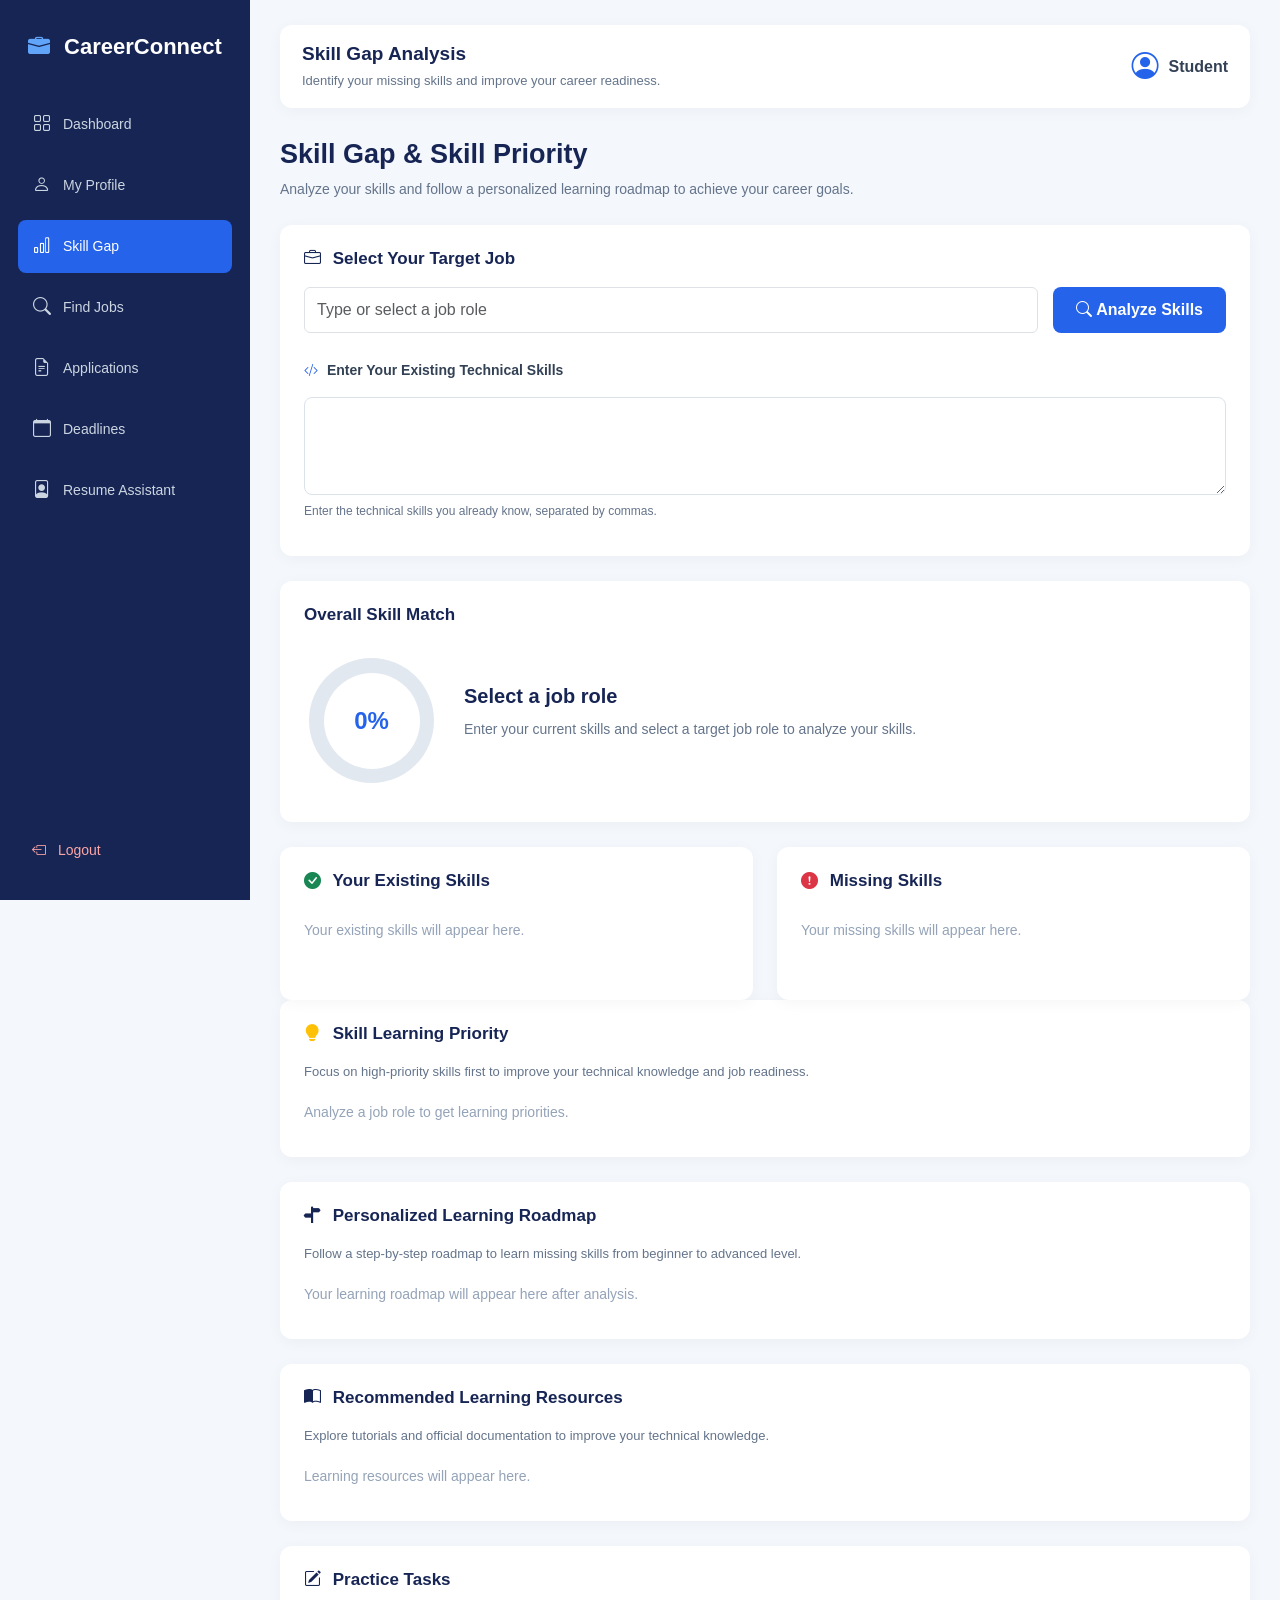
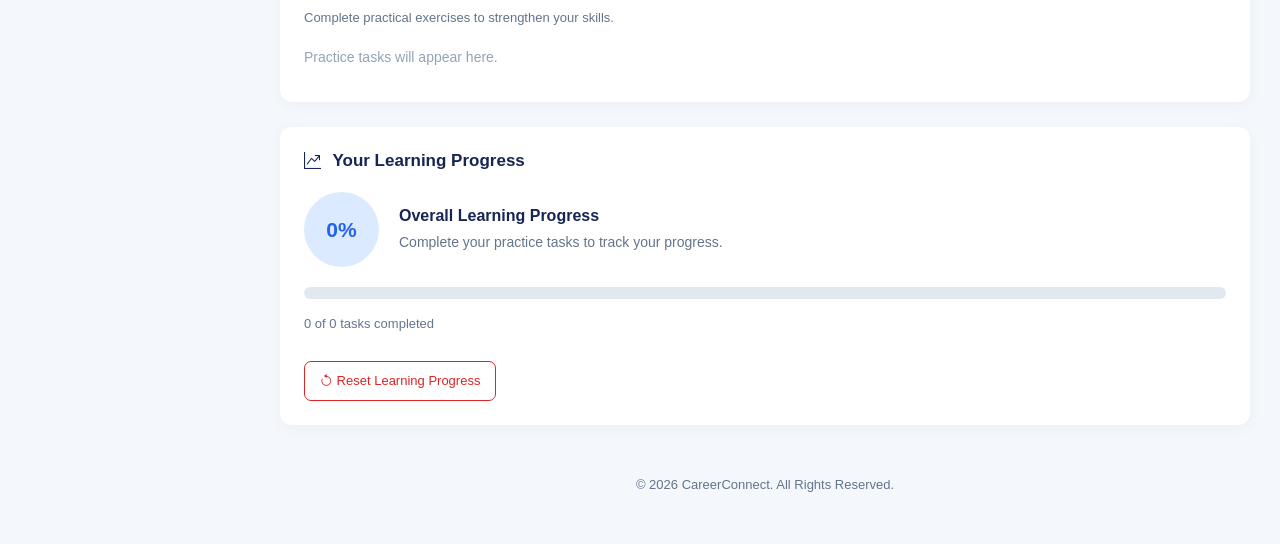
<file: skill-gap.html>
<!DOCTYPE html>
<html lang="en">

<head>
    <meta charset="UTF-8">
    <meta name="viewport" content="width=device-width, initial-scale=1.0">

    <title>Skill Gap Analysis | CareerConnect</title>

    <!-- Bootstrap CSS -->
    <link href="https://cdn.jsdelivr.net/npm/bootstrap@5.3.3/dist/css/bootstrap.min.css"
          rel="stylesheet">

    <!-- Bootstrap Icons -->
    <link rel="stylesheet"
          href="https://cdn.jsdelivr.net/npm/bootstrap-icons@1.11.3/font/bootstrap-icons.min.css">

    <!-- Custom CSS -->
    <link rel="stylesheet" href="skill-gap.css">
</head>

<body>

<div class="dashboard-container">

    <!-- Sidebar -->
    <aside class="sidebar" id="sidebar">

        <div class="brand">
            <i class="bi bi-briefcase-fill"></i>
            CareerConnect
        </div>

        <nav class="sidebar-menu">

            <a href="dashboard.html">
                <i class="bi bi-grid"></i> Dashboard
            </a>

            <a href="profile.html">
                <i class="bi bi-person"></i> My Profile
            </a>

            <a href="skill-gap.html" class="active">
                <i class="bi bi-bar-chart"></i> Skill Gap
            </a>

            <a href="jobs.html">
                <i class="bi bi-search"></i> Find Jobs
            </a>

            <a href="applications.html">
                <i class="bi bi-file-earmark-text"></i> Applications
            </a>

            <a href="deadlines.html">
                <i class="bi bi-calendar"></i> Deadlines
            </a>

            <a href="resume-assistant.html">
                <i class="bi bi-file-person"></i> Resume Assistant
            </a>

        </nav>

        <a href="login.html" class="logout">
            <i class="bi bi-box-arrow-left"></i> Logout
        </a>

    </aside>


    <!-- Main Content -->
    <main class="main-content">

        <!-- Topbar -->
        <header class="topbar">

            <button class="menu-btn" id="menuBtn">
                <i class="bi bi-list"></i>
            </button>

            <div>
                <h5>Skill Gap Analysis</h5>
                <p>Identify your missing skills and improve your career readiness.</p>
            </div>

            <div class="user-profile">
                <i class="bi bi-person-circle"></i>
                <span>Student</span>
            </div>

        </header>


        <!-- Page Heading -->
        <section class="page-heading">

            <h2>Skill Gap & Skill Priority</h2>

            <p>
                Analyze your skills and follow a personalized learning roadmap
                to achieve your career goals.
            </p>

        </section>


        <!-- Job Selection -->
        <section class="content-card">

            <h5>
                <i class="bi bi-briefcase"></i>
                Select Your Target Job
            </h5>

            <div class="job-selection">

                <!-- Job Role Input with Suggestions -->
                <input
                    type="text"
                    id="jobSelect"
                    class="form-control"
                    list="jobRoleOptions"
                    placeholder="Type or select a job role"
                    autocomplete="off"
                >

                <datalist id="jobRoleOptions">

                    <option value="Frontend Developer"></option>
                    <option value="Backend Developer"></option>
                    <option value="Full Stack Developer"></option>
                    <option value="Python Developer"></option>
                    <option value="Java Developer"></option>
                    <option value="Software Developer"></option>
                    <option value="Data Analyst"></option>
                    <option value="Data Scientist"></option>
                    <option value="Software Tester"></option>
                    <option value="UI/UX Designer"></option>
                    <option value="Network Engineer"></option>
                    <option value="Cyber Security Analyst"></option>
                    <option value="Cloud Engineer"></option>
                    <option value="DevOps Engineer"></option>
                    <option value="Database Administrator"></option>
                    <option value="AI Engineer"></option>
                    <option value="Machine Learning Engineer"></option>
                    <option value="Mobile App Developer"></option>
                    <option value="Web Developer"></option>

                </datalist>

                <button class="btn analyze-btn" id="analyzeBtn">
                    <i class="bi bi-search"></i> Analyze Skills
                </button>

            </div>


            <!-- Current Skills Input -->
            <div class="current-skills-input">

                <label for="mySkills" class="form-label">
                    <i class="bi bi-code-slash"></i>
                    Enter Your Existing Technical Skills
                </label>

                <textarea
                    id="mySkills"
                    class="form-control"
                    rows="3"
                    placeholder="Example: HTML, CSS, JavaScript, Bootstrap, Python">
                </textarea>

                <small>
                    Enter the technical skills you already know,
                    separated by commas.
                </small>

            </div>

            <div id="inputMessage" class="input-message"></div>

        </section>


        <!-- Skill Match -->
        <section class="content-card">

            <h5>Overall Skill Match</h5>

            <div class="match-section">

                <div class="match-circle" id="matchCircle">
                    <span id="matchPercentage">0%</span>
                </div>

                <div class="match-info">

                    <h4 id="matchTitle">Select a job role</h4>

                    <p id="matchDescription">
                        Enter your current skills and select a target job
                        role to analyze your skills.
                    </p>

                </div>

            </div>

        </section>


        <!-- Existing and Missing Skills -->
        <div class="row g-4">

            <!-- Existing Skills -->
            <div class="col-lg-6">

                <section class="content-card skill-card">

                    <h5>
                        <i class="bi bi-check-circle-fill text-success"></i>
                        Your Existing Skills
                    </h5>

                    <div id="existingSkills" class="skill-list">

                        <p class="empty-message">
                            Your existing skills will appear here.
                        </p>

                    </div>

                </section>

            </div>


            <!-- Missing Skills -->
            <div class="col-lg-6">

                <section class="content-card skill-card">

                    <h5>
                        <i class="bi bi-exclamation-circle-fill text-danger"></i>
                        Missing Skills
                    </h5>

                    <div id="missingSkills" class="skill-list">

                        <p class="empty-message">
                            Your missing skills will appear here.
                        </p>

                    </div>

                </section>

            </div>

        </div>


        <!-- Skill Priority -->
        <section class="content-card priority-section">

            <h5>
                <i class="bi bi-lightbulb-fill text-warning"></i>
                Skill Learning Priority
            </h5>

            <p class="section-description">
                Focus on high-priority skills first to improve your
                technical knowledge and job readiness.
            </p>

            <div id="prioritySkills">

                <p class="empty-message">
                    Analyze a job role to get learning priorities.
                </p>

            </div>

        </section>


        <!-- Learning Roadmap -->
        <section class="content-card roadmap-section">

            <h5>
                <i class="bi bi-signpost-split-fill"></i>
                Personalized Learning Roadmap
            </h5>

            <p class="section-description">
                Follow a step-by-step roadmap to learn missing skills
                from beginner to advanced level.
            </p>

            <div id="learningRoadmap">

                <p class="empty-message">
                    Your learning roadmap will appear here after analysis.
                </p>

            </div>

        </section>


        <!-- Learning Resources -->
        <section class="content-card resources-section">

            <h5>
                <i class="bi bi-book-half"></i>
                Recommended Learning Resources
            </h5>

            <p class="section-description">
                Explore tutorials and official documentation to improve
                your technical knowledge.
            </p>

            <div id="learningResources">

                <p class="empty-message">
                    Learning resources will appear here.
                </p>

            </div>

        </section>


        <!-- Practice Tasks -->
        <section class="content-card practice-section">

            <h5>
                <i class="bi bi-pencil-square"></i>
                Practice Tasks
            </h5>

            <p class="section-description">
                Complete practical exercises to strengthen your skills.
            </p>

            <div id="practiceTasks">

                <p class="empty-message">
                    Practice tasks will appear here.
                </p>

            </div>

        </section>


        <!-- Learning Progress -->
        <section class="content-card progress-section">

            <h5>
                <i class="bi bi-graph-up-arrow"></i>
                Your Learning Progress
            </h5>

            <div class="progress-summary">

                <div class="progress-number" id="progressPercentage">
                    0%
                </div>

                <div class="progress-details">

                    <h6>Overall Learning Progress</h6>

                    <p id="progressText">
                        Complete your practice tasks to track your progress.
                    </p>

                </div>

            </div>

            <div class="progress">
                <div id="learningProgressBar"
                     class="progress-bar"
                     style="width:0%">
                </div>
            </div>

            <p class="progress-count" id="progressCount">
                0 of 0 tasks completed
            </p>

            <button class="btn reset-progress-btn"
                    id="resetProgressBtn"
                    type="button">

                <i class="bi bi-arrow-counterclockwise"></i>
                Reset Learning Progress

            </button>

        </section>


        <!-- Footer -->
        <footer class="footer">
            © 2026 CareerConnect. All Rights Reserved.
        </footer>

    </main>

</div>


<script src="skill-gap.js"></script>

</body>
</html>
</file>
<file: applications.css>
* {
    margin: 0;
    padding: 0;
    box-sizing: border-box;
}

body {
    font-family: Arial, sans-serif;
    background: #F4F7FB;
    color: #26364A;
}

.dashboard-container {
    display: flex;
    min-height: 100vh;
}

/* Sidebar */

.sidebar {
    width: 250px;
    background: #102B50;
    color: white;
    padding: 25px 15px;
    display: flex;
    flex-direction: column;
    flex-shrink: 0;
}

.brand {
    font-size: 21px;
    font-weight: bold;
    padding: 10px;
    margin-bottom: 35px;
}

.brand i {
    color: #58A6FF;
    margin-right: 8px;
}

.sidebar-menu {
    display: flex;
    flex-direction: column;
    gap: 10px;
}

.sidebar-menu a,
.logout {
    color: #D5E0EE;
    text-decoration: none;
    padding: 13px 15px;
    border-radius: 7px;
    font-size: 14px;
    transition: 0.3s;
}

.sidebar-menu a i,
.logout i {
    margin-right: 10px;
}

.sidebar-menu a:hover,
.sidebar-menu a.active {
    background: #2466A8;
    color: white;
}

.logout {
    margin-top: auto;
}

/* Main Content */

.main-content {
    flex: 1;
    min-width: 0;
    padding: 25px 35px;
}

.topbar {
    display: flex;
    align-items: center;
    justify-content: space-between;
    gap: 15px;
    margin-bottom: 30px;
}

.topbar h5 {
    font-weight: bold;
    margin-bottom: 5px;
}

.topbar p {
    color: #7B8798;
    font-size: 13px;
    margin: 0;
}

.user-profile {
    display: flex;
    align-items: center;
    gap: 8px;
    font-weight: 600;
}

.user-profile i {
    font-size: 27px;
    color: #2466A8;
}

.menu-btn {
    display: none;
    border: none;
    background: none;
    font-size: 25px;
}

/* Page Heading */

.page-heading {
    margin-bottom: 25px;
}

.page-heading h2 {
    font-size: 25px;
    font-weight: bold;
}

.page-heading p {
    color: #7B8798;
    font-size: 14px;
}

/* Statistics */

.stats-container {
    display: grid;
    grid-template-columns: repeat(4, 1fr);
    gap: 18px;
    margin-bottom: 28px;
}

.stat-card {
    background: white;
    padding: 20px;
    border-radius: 11px;
    display: flex;
    align-items: center;
    gap: 15px;
    box-shadow: 0 3px 15px rgba(0,0,0,0.04);
}

.stat-icon {
    width: 48px;
    height: 48px;
    border-radius: 10px;
    display: flex;
    align-items: center;
    justify-content: center;
    font-size: 22px;
}

.stat-icon.blue {
    background: #E6F0FC;
    color: #2466A8;
}

.stat-icon.orange {
    background: #FFF1DF;
    color: #E58B20;
}

.stat-icon.purple {
    background: #F0E9FC;
    color: #7952B3;
}

.stat-icon.green {
    background: #E3F5EA;
    color: #198754;
}

.stat-card p {
    font-size: 12px;
    color: #8793A3;
    margin-bottom: 5px;
}

.stat-card h3 {
    font-size: 23px;
    font-weight: bold;
    margin: 0;
}

/* Application Section */

.application-section {
    background: white;
    padding: 25px;
    border-radius: 12px;
    box-shadow: 0 3px 15px rgba(0,0,0,0.04);
}

.section-heading {
    display: flex;
    justify-content: space-between;
    align-items: center;
    gap: 15px;
    margin-bottom: 22px;
}

.section-heading h5 {
    font-weight: bold;
    font-size: 17px;
    margin-bottom: 5px;
}

.section-heading p {
    font-size: 12px;
    color: #8793A3;
    margin: 0;
}

.find-jobs-btn {
    display: inline-block;
    background: #2466A8;
    color: white;
    padding: 10px 15px;
    border-radius: 7px;
    text-decoration: none;
    font-size: 12px;
    font-weight: 600;
}

.find-jobs-btn:hover {
    background: #174A80;
    color: white;
}

/* Filters */

.filter-section {
    display: flex;
    gap: 15px;
    margin-bottom: 22px;
}

.search-box {
    flex: 1;
    position: relative;
}

.search-box i {
    position: absolute;
    top: 12px;
    left: 13px;
    color: #8793A3;
}

.search-box input {
    width: 100%;
    padding: 11px 12px 11px 38px;
    border: 1px solid #DCE3EB;
    border-radius: 7px;
    outline: none;
    font-size: 13px;
}

.search-box input:focus {
    border-color: #2466A8;
}

.filter-section select {
    width: 180px;
    font-size: 13px;
}

/* Application Card */

.application-card {
    border: 1px solid #E8EDF3;
    border-radius: 10px;
    padding: 20px;
    margin-bottom: 15px;
    transition: 0.2s;
}

.application-card:hover {
    border-color: #A9C8EA;
    box-shadow: 0 4px 12px rgba(0,0,0,0.04);
}

.application-top {
    display: flex;
    justify-content: space-between;
    gap: 15px;
}

.application-info {
    display: flex;
    gap: 13px;
    align-items: center;
}

.company-logo {
    width: 45px;
    height: 45px;
    border-radius: 9px;
    background: #E6F0FC;
    color: #2466A8;
    display: flex;
    align-items: center;
    justify-content: center;
    font-size: 21px;
    flex-shrink: 0;
}

.application-info h6 {
    font-weight: bold;
    font-size: 15px;
    margin-bottom: 5px;
}

.company-name {
    font-size: 12px;
    color: #8793A3;
    margin: 0;
}

.status-badge {
    padding: 7px 12px;
    border-radius: 20px;
    font-size: 11px;
    font-weight: bold;
    white-space: nowrap;
    height: fit-content;
}

.status-applied {
    background: #FFF1DF;
    color: #C47B1C;
}

.status-interview {
    background: #F0E9FC;
    color: #7952B3;
}

.status-selected {
    background: #E3F5EA;
    color: #198754;
}

.status-rejected {
    background: #FCE8E8;
    color: #DC3545;
}

.application-details {
    display: flex;
    flex-wrap: wrap;
    gap: 22px;
    margin: 18px 0;
    color: #68778A;
    font-size: 12px;
}

.application-details i {
    color: #2466A8;
    margin-right: 5px;
}

/* Card Actions */

.application-actions {
    display: flex;
    justify-content: space-between;
    align-items: center;
    gap: 12px;
    border-top: 1px solid #EDF0F4;
    padding-top: 15px;
}

.status-control {
    display: flex;
    align-items: center;
    gap: 10px;
}

.status-control label {
    font-size: 12px;
    font-weight: 600;
}

.status-control select {
    width: 145px;
    font-size: 12px;
    padding: 7px;
}

.delete-btn {
    border: 1px solid #F1C5C5;
    background: white;
    color: #DC3545;
    padding: 7px 12px;
    border-radius: 6px;
    font-size: 12px;
}

.delete-btn:hover {
    background: #DC3545;
    color: white;
}

/* Empty Message */

.empty-message {
    text-align: center;
    padding: 50px 15px;
}

.empty-message i {
    font-size: 45px;
    color: #A6B2C0;
}

.empty-message h5 {
    font-weight: bold;
    margin-top: 15px;
}

.empty-message p {
    color: #8793A3;
    font-size: 13px;
    margin-bottom: 20px;
}

/* Footer */

.footer {
    text-align: center;
    color: #8793A3;
    font-size: 12px;
    padding: 25px 0 10px;
}

/* Responsive */

@media (max-width: 1100px) {

    .stats-container {
        grid-template-columns: repeat(2, 1fr);
    }
}

@media (max-width: 768px) {

    .sidebar {
        position: fixed;
        left: -260px;
        top: 0;
        bottom: 0;
        z-index: 1000;
        transition: 0.3s;
    }

    .sidebar.show {
        left: 0;
    }

    .main-content {
        padding: 20px 15px;
    }

    .menu-btn {
        display: block;
    }

    .topbar {
        justify-content: flex-start;
    }

    .user-profile {
        margin-left: auto;
    }

    .section-heading {
        align-items: flex-start;
        flex-direction: column;
    }

    .filter-section {
        flex-direction: column;
    }

    .filter-section select {
        width: 100%;
    }

    .application-actions {
        align-items: flex-start;
        flex-direction: column;
    }
}

@media (max-width: 480px) {

    .stats-container {
        grid-template-columns: 1fr;
    }

    .application-top {
        flex-direction: column;
    }

    .application-details {
        gap: 12px;
    }

    .status-control {
        align-items: flex-start;
        flex-direction: column;
    }
}
</file>
<file: dashboard.css>
* {
    margin: 0;
    padding: 0;
    box-sizing: border-box;
}

body {
    font-family: Arial, sans-serif;
    background: #F4F7FC;
    color: #24344D;
}

a {
    text-decoration: none;
}

/* Main Layout */

.dashboard-wrapper {
    min-height: 100vh;
    display: flex;
}

/* Sidebar */

.sidebar {
    width: 250px;
    background: #102B50;
    color: white;
    min-height: 100vh;
    padding: 25px 17px;
    position: fixed;
    top: 0;
    left: 0;
    z-index: 1000;
    display: flex;
    flex-direction: column;
}

.sidebar-brand {
    font-size: 25px;
    font-weight: 700;
    padding: 5px 12px 35px;
}

.brand-career {
    color: white;
}

.brand-connect {
    color: #FFD166;
}

.menu-heading {
    color: #91A5C0;
    font-size: 11px;
    font-weight: 700;
    letter-spacing: 1px;
    margin: 5px 12px 12px;
}

.menu-link {
    display: flex;
    align-items: center;
    gap: 13px;
    padding: 13px 14px;
    color: #D7E1EF;
    font-size: 14px;
    border-radius: 8px;
    margin-bottom: 6px;
    transition: 0.3s;
}

.menu-link i {
    font-size: 18px;
}

.menu-link:hover,
.menu-link.active {
    background: #245184;
    color: #FFFFFF;
}

.support-heading {
    margin-top: 30px;
}

.logout-link:hover {
    background: #8D3440;
}

.sidebar-footer {
    margin-top: auto;
    padding: 20px 12px 5px;
    border-top: 1px solid rgba(255,255,255,0.15);
    display: flex;
    align-items: center;
    gap: 12px;
    color: #C9D7E8;
}

.sidebar-footer i {
    font-size: 28px;
    color: #FFD166;
}

.sidebar-footer p {
    font-size: 12px;
    line-height: 1.6;
    margin: 0;
}

/* Main Content */

.main-content {
    width: calc(100% - 250px);
    margin-left: 250px;
    min-height: 100vh;
}

.topbar {
    height: 82px;
    background: #FFFFFF;
    display: flex;
    align-items: center;
    justify-content: space-between;
    padding: 0 35px;
    border-bottom: 1px solid #E8EDF4;
}

.topbar-title h5 {
    font-size: 18px;
    font-weight: 700;
    margin-bottom: 4px;
}

.topbar-title p {
    font-size: 12px;
    color: #8290A4;
    margin: 0;
}

.topbar-right {
    display: flex;
    align-items: center;
    gap: 25px;
}

.notification-btn {
    position: relative;
    border: none;
    background: transparent;
    font-size: 22px;
    color: #53657E;
}

.notification-dot {
    width: 7px;
    height: 7px;
    background: #E84B5B;
    border-radius: 50%;
    position: absolute;
    top: 3px;
    right: 2px;
}

.user-info {
    display: flex;
    align-items: center;
    gap: 10px;
}

.user-avatar {
    height: 40px;
    width: 40px;
    border-radius: 50%;
    background: #E5EEFA;
    color: #1C5A9C;
    display: flex;
    align-items: center;
    justify-content: center;
    font-size: 17px;
    font-weight: 700;
}

.user-info h6 {
    font-size: 13px;
    font-weight: 700;
    margin-bottom: 3px;
}

.user-info small {
    font-size: 11px;
    color: #8491A3;
}

.menu-toggle {
    display: none;
    border: none;
    background: transparent;
    font-size: 25px;
    color: #17395F;
}

/* Dashboard Body */

.dashboard-body {
    padding: 30px 35px;
}

.welcome-section {
    display: flex;
    align-items: center;
    justify-content: space-between;
    margin-bottom: 28px;
    gap: 15px;
}

.welcome-section h2 {
    font-size: 25px;
    font-weight: 700;
    margin-bottom: 8px;
}

.welcome-section h2 span {
    color: #2867A8;
}

.welcome-section p {
    color: #7C8BA0;
    font-size: 14px;
    margin: 0;
}

.primary-btn {
    background: #2466A8;
    color: white;
    padding: 11px 18px;
    border-radius: 7px;
    font-size: 13px;
    font-weight: 600;
    transition: 0.3s;
}

.primary-btn:hover {
    background: #174A80;
    color: white;
}

/* Statistics Cards */

.stat-card {
    background: #FFFFFF;
    padding: 20px;
    border-radius: 12px;
    border: 1px solid #EAF0F6;
    height: 100%;
    transition: 0.3s;
}

.stat-card:hover {
    transform: translateY(-3px);
    box-shadow: 0 8px 22px rgba(30, 60, 100, 0.08);
}

.stat-icon {
    height: 43px;
    width: 43px;
    border-radius: 10px;
    display: flex;
    align-items: center;
    justify-content: center;
    font-size: 21px;
    margin-bottom: 15px;
}

.blue-icon {
    background: #E6F0FC;
    color: #2871B8;
}

.green-icon {
    background: #E5F7EF;
    color: #219568;
}

.orange-icon {
    background: #FFF1E2;
    color: #E58B35;
}

.purple-icon {
    background: #F0EAFE;
    color: #7954C7;
}

.stat-card p {
    font-size: 13px;
    color: #7A899D;
    margin-bottom: 5px;
}

.stat-card h3 {
    font-size: 27px;
    font-weight: 700;
    margin-bottom: 5px;
}

.stat-card small {
    font-size: 11px;
    color: #A0AABB;
}

/* Content Cards */

.content-row {
    margin-top: 25px;
}

.content-card {
    background: #FFFFFF;
    border: 1px solid #EAF0F6;
    border-radius: 12px;
    padding: 22px;
    height: 100%;
}

.card-heading,
.section-heading {
    display: flex;
    justify-content: space-between;
    align-items: flex-start;
    gap: 12px;
}

.card-heading h5,
.section-heading h5 {
    font-size: 16px;
    font-weight: 700;
    margin-bottom: 7px;
}

.card-heading p,
.section-heading p {
    color: #8491A3;
    font-size: 12px;
    margin-bottom: 0;
}

.heading-icon {
    font-size: 24px;
    color: #2867A8;
}

/* Profile Completion */

.profile-completion {
    background: #FFFFFF;
    width: 100%;
}

.completion-header {
    display: flex;
    justify-content: space-between;
    align-items: center;
    gap: 12px;
    margin-top: 25px;
    margin-bottom: 12px;
}

.completion-header h3,
.completion-header h5 {
    font-size: 14px;
    font-weight: 600;
    color: #24344D;
    margin: 0;
}

#profileCompletionText {
    color: #2466A8;
    font-size: 20px;
    font-weight: 700;
}

.completion-progress {
    width: 100%;
    height: 10px;
    background: #E9EFF7;
    border-radius: 20px;
    overflow: hidden;
}

#profileCompletionBar {
    display: block;
    height: 100%;
    width: 0%;
    background: linear-gradient(90deg, #2466A8, #36A3D9);
    border-radius: 20px;
    transition: width 0.5s ease-in-out;
}

#profileCompletionNote {
    color: #8491A3;
    font-size: 12px;
    line-height: 1.6;
    margin-top: 13px;
    margin-bottom: 13px;
}

.complete-profile-btn {
    display: inline-block;
    background: #2466A8;
    color: #FFFFFF;
    padding: 9px 16px;
    border-radius: 6px;
    font-size: 12px;
    font-weight: 600;
    transition: 0.3s ease;
}

.complete-profile-btn:hover {
    background: #174A80;
    color: #FFFFFF;
}

/* Existing Profile Completion Classes - kept for compatibility */

.progress-info {
    display: flex;
    justify-content: space-between;
    font-size: 13px;
    margin-top: 25px;
    margin-bottom: 10px;
}

.progress-info strong {
    color: #2466A8;
}

.custom-progress {
    height: 9px;
    background: #E9EFF7;
    border-radius: 20px;
    overflow: hidden;
}

.custom-progress .progress-bar {
    background: #2B76BA;
    border-radius: 20px;
    transition: width 0.5s ease-in-out;
}

.progress-note {
    color: #8491A3;
    font-size: 12px;
    margin-top: 13px;
    margin-bottom: 13px;
}

.text-link {
    color: #2466A8;
    font-size: 13px;
    font-weight: 600;
}

.text-link:hover {
    color: #143D6C;
}

/* Skill Development */

.skill-summary {
    display: flex;
    gap: 45px;
    margin: 22px 0;
}

.skill-summary h3 {
    font-size: 24px;
    color: #2466A8;
    font-weight: 700;
    margin-bottom: 5px;
}

.skill-summary span {
    color: #8491A3;
    font-size: 12px;
}

/* Jobs Section */

.jobs-card {
    margin-top: 25px;
}

.job-item {
    display: flex;
    align-items: center;
    gap: 15px;
    padding: 20px 0;
    border-bottom: 1px solid #EDF1F6;
}

.job-item:last-child {
    border-bottom: none;
    padding-bottom: 0;
}

.job-logo {
    height: 48px;
    width: 48px;
    min-width: 48px;
    border-radius: 10px;
    background: #E8F1FC;
    color: #2867A8;
    display: flex;
    align-items: center;
    justify-content: center;
    font-size: 22px;
}

.green-job {
    background: #E6F7EF;
    color: #219568;
}

.job-details {
    flex: 1;
}

.job-details h6 {
    font-size: 14px;
    font-weight: 700;
    margin-bottom: 5px;
}

.job-details p {
    color: #8491A3;
    font-size: 12px;
    margin-bottom: 8px;
}

.job-tag {
    display: inline-block;
    padding: 4px 8px;
    background: #F0F4F9;
    color: #52647C;
    border-radius: 4px;
    font-size: 10px;
    margin-right: 4px;
}

.job-action {
    display: flex;
    flex-direction: column;
    align-items: flex-end;
    gap: 9px;
}

.job-action strong {
    font-size: 12px;
    color: #24344D;
}

.apply-btn {
    background: #EAF2FC;
    color: #2466A8;
    padding: 7px 12px;
    border-radius: 5px;
    font-size: 11px;
    font-weight: 600;
}

.apply-btn:hover {
    background: #2466A8;
    color: white;
}

/* Recent Applications */

.bottom-row {
    margin-top: 25px;
}

.activity-item {
    display: flex;
    align-items: center;
    gap: 12px;
    padding: 17px 0;
    border-bottom: 1px solid #EDF1F6;
}

.activity-item:last-child {
    border-bottom: none;
}

.activity-icon {
    width: 38px;
    height: 38px;
    background: #EAF2FC;
    color: #2867A8;
    border-radius: 8px;
    display: flex;
    align-items: center;
    justify-content: center;
    font-size: 18px;
}

.activity-details {
    flex: 1;
}

.activity-details h6 {
    font-size: 13px;
    font-weight: 700;
    margin-bottom: 4px;
}

.activity-details small {
    font-size: 11px;
    color: #8491A3;
}

.status-badge {
    padding: 6px 9px;
    border-radius: 5px;
    font-size: 10px;
    font-weight: 600;
}

.pending {
    background: #FFF3DB;
    color: #B77B19;
}

.accepted {
    background: #E2F6EB;
    color: #218653;
}

/* Deadlines */

.deadline-item {
    display: flex;
    align-items: center;
    gap: 13px;
    padding: 16px 0;
    border-bottom: 1px solid #EDF1F6;
}

.date-box {
    width: 43px;
    height: 47px;
    background: #EAF2FC;
    color: #2466A8;
    border-radius: 7px;
    display: flex;
    flex-direction: column;
    align-items: center;
    justify-content: center;
}

.date-box strong {
    font-size: 17px;
    line-height: 1;
}

.date-box small {
    font-size: 9px;
    font-weight: 700;
    margin-top: 4px;
}

.deadline-item h6 {
    font-size: 12px;
    font-weight: 700;
    margin-bottom: 5px;
}

.deadline-item div:last-child small {
    color: #8491A3;
    font-size: 11px;
}

/* Footer */

.dashboard-footer {
    display: flex;
    justify-content: space-between;
    gap: 10px;
    margin-top: 30px;
    padding: 18px 0 5px;
    border-top: 1px solid #E5EBF2;
}

.dashboard-footer p {
    font-size: 11px;
    color: #8996A8;
    margin: 0;
}

/* Responsive Design */

@media (max-width: 991px) {
    .sidebar {
        transform: translateX(-100%);
        transition: 0.3s;
    }

    .sidebar.show {
        transform: translateX(0);
    }

    .main-content {
        width: 100%;
        margin-left: 0;
    }

    .menu-toggle {
        display: block;
    }

    .topbar {
        padding: 0 20px;
        gap: 15px;
    }

    .topbar-title {
        flex: 1;
    }

    .dashboard-body {
        padding: 25px 20px;
    }
}

@media (max-width: 576px) {
    .topbar {
        height: 70px;
        padding: 0 13px;
    }

    .topbar-title h5 {
        font-size: 15px;
    }

    .topbar-title p {
        font-size: 10px;
    }

    .topbar-right {
        gap: 12px;
    }

    .user-info h6 {
        display: none;
    }

    .user-info small {
        display: none;
    }

    .welcome-section {
        align-items: flex-start;
        flex-direction: column;
    }

    .welcome-section h2 {
        font-size: 21px;
    }

    .dashboard-body {
        padding: 20px 13px;
    }

    .content-card {
        padding: 17px;
    }

    .job-item {
        flex-wrap: wrap;
    }

    .job-action {
        width: 100%;
        flex-direction: row;
        justify-content: space-between;
        align-items: center;
        padding-left: 63px;
    }

    .dashboard-footer {
        flex-direction: column;
    }

    .skill-summary {
        gap: 25px;
        flex-wrap: wrap;
    }

    .completion-header {
        margin-top: 20px;
    }
}
</file>
<file: deadlines.css>
* {
    margin: 0;
    padding: 0;
    box-sizing: border-box;
}

body {
    font-family: Arial, sans-serif;
    background: #F4F7FB;
    color: #26364A;
}

.dashboard-container {
    display: flex;
    min-height: 100vh;
}

/* Sidebar */

.sidebar {
    width: 250px;
    background: #102B50;
    color: white;
    padding: 25px 15px;
    display: flex;
    flex-direction: column;
    flex-shrink: 0;
}

.brand {
    font-size: 21px;
    font-weight: bold;
    padding: 10px;
    margin-bottom: 35px;
}

.brand i {
    color: #58A6FF;
    margin-right: 8px;
}

.sidebar-menu {
    display: flex;
    flex-direction: column;
    gap: 10px;
}

.sidebar-menu a,
.logout {
    color: #D5E0EE;
    text-decoration: none;
    padding: 13px 15px;
    border-radius: 7px;
    font-size: 14px;
    transition: 0.3s;
}

.sidebar-menu a i,
.logout i {
    margin-right: 10px;
}

.sidebar-menu a:hover,
.sidebar-menu a.active {
    background: #2466A8;
    color: white;
}

.logout {
    margin-top: auto;
}

/* Main Content */

.main-content {
    flex: 1;
    min-width: 0;
    padding: 25px 35px;
}

.topbar {
    display: flex;
    align-items: center;
    justify-content: space-between;
    gap: 15px;
    margin-bottom: 30px;
}

.topbar h5 {
    font-weight: bold;
    margin-bottom: 5px;
}

.topbar p {
    color: #7B8798;
    font-size: 13px;
    margin: 0;
}

.user-profile {
    display: flex;
    align-items: center;
    gap: 8px;
    font-weight: 600;
}

.user-profile i {
    font-size: 27px;
    color: #2466A8;
}

.menu-btn {
    display: none;
    border: none;
    background: none;
    font-size: 25px;
}

/* Page Heading */

.page-heading {
    margin-bottom: 25px;
}

.page-heading h2 {
    font-size: 25px;
    font-weight: bold;
}

.page-heading p {
    color: #7B8798;
    font-size: 14px;
}

/* Statistics */

.stats-container {
    display: grid;
    grid-template-columns: repeat(4, 1fr);
    gap: 18px;
    margin-bottom: 28px;
}

.stat-card {
    background: white;
    padding: 20px;
    border-radius: 11px;
    display: flex;
    align-items: center;
    gap: 15px;
    box-shadow: 0 3px 15px rgba(0,0,0,0.04);
}

.stat-icon {
    width: 48px;
    height: 48px;
    border-radius: 10px;
    display: flex;
    align-items: center;
    justify-content: center;
    font-size: 22px;
    flex-shrink: 0;
}

.stat-icon.blue {
    background: #E6F0FC;
    color: #2466A8;
}

.stat-icon.orange {
    background: #FFF1DF;
    color: #E58B20;
}

.stat-icon.green {
    background: #E3F5EA;
    color: #198754;
}

.stat-icon.red {
    background: #FCE8E8;
    color: #DC3545;
}

.stat-card p {
    font-size: 12px;
    color: #8793A3;
    margin-bottom: 5px;
}

.stat-card h3 {
    font-size: 23px;
    font-weight: bold;
    margin: 0;
}

/* Sections */

.reminder-form-section,
.reminders-section {
    background: white;
    padding: 25px;
    border-radius: 12px;
    margin-bottom: 25px;
    box-shadow: 0 3px 15px rgba(0,0,0,0.04);
}

.section-heading {
    margin-bottom: 22px;
}

.section-heading h5 {
    font-size: 17px;
    font-weight: bold;
    margin-bottom: 6px;
}

.section-heading h5 i {
    color: #2466A8;
    margin-right: 7px;
}

.section-heading p {
    color: #8793A3;
    font-size: 12px;
    margin: 0;
}

/* Reminder Form */

.form-grid {
    display: grid;
    grid-template-columns: repeat(2, 1fr);
    gap: 18px;
}

.form-group label {
    display: block;
    font-size: 13px;
    font-weight: 600;
    margin-bottom: 8px;
}

.form-group .form-control,
.form-group .form-select {
    padding: 11px;
    font-size: 13px;
    border-color: #DCE3EB;
}

.form-group .form-control:focus,
.form-group .form-select:focus {
    border-color: #2466A8;
    box-shadow: 0 0 0 0.15rem rgba(36, 102, 168, 0.12);
}

.add-btn {
    margin-top: 20px;
    background: #2466A8;
    color: white;
    border: none;
    padding: 11px 20px;
    border-radius: 7px;
    font-size: 13px;
    font-weight: 600;
}

.add-btn:hover {
    background: #174A80;
}

.form-message {
    margin-top: 12px;
    font-size: 12px;
}

.form-message.success {
    color: #198754;
}

.form-message.error {
    color: #DC3545;
}

/* Filter Section */

.filter-section {
    display: flex;
    gap: 12px;
    margin-bottom: 22px;
}

.search-box {
    flex: 1;
    position: relative;
}

.search-box i {
    position: absolute;
    top: 12px;
    left: 13px;
    color: #8793A3;
}

.search-box input {
    width: 100%;
    padding: 11px 12px 11px 38px;
    border: 1px solid #DCE3EB;
    border-radius: 7px;
    outline: none;
    font-size: 13px;
}

.search-box input:focus {
    border-color: #2466A8;
}

.filter-section select {
    width: 180px;
    font-size: 13px;
}

/* Reminder Card */

.reminder-card {
    display: flex;
    justify-content: space-between;
    align-items: center;
    gap: 15px;
    padding: 18px;
    border: 1px solid #E8EDF3;
    border-radius: 9px;
    margin-bottom: 13px;
    transition: 0.2s;
}

.reminder-card:hover {
    border-color: #A9C8EA;
    box-shadow: 0 4px 12px rgba(0,0,0,0.04);
}

.reminder-info {
    display: flex;
    align-items: center;
    gap: 14px;
    min-width: 0;
}

.reminder-icon {
    width: 45px;
    height: 45px;
    border-radius: 9px;
    background: #E6F0FC;
    color: #2466A8;
    display: flex;
    align-items: center;
    justify-content: center;
    font-size: 20px;
    flex-shrink: 0;
}

.reminder-text h6 {
    font-size: 14px;
    font-weight: bold;
    margin-bottom: 6px;
}

.reminder-text p {
    font-size: 12px;
    color: #8793A3;
    margin-bottom: 5px;
}

.reminder-notes {
    color: #68778A !important;
}

.reminder-meta {
    display: flex;
    flex-wrap: wrap;
    gap: 12px;
    font-size: 11px;
    color: #68778A;
}

.reminder-meta i {
    color: #2466A8;
    margin-right: 4px;
}

/* Reminder Status */

.reminder-status {
    padding: 7px 11px;
    border-radius: 20px;
    font-size: 11px;
    font-weight: bold;
    white-space: nowrap;
}

.status-upcoming {
    background: #E6F0FC;
    color: #2466A8;
}

.status-overdue {
    background: #FCE8E8;
    color: #DC3545;
}

.status-completed {
    background: #E3F5EA;
    color: #198754;
}

/* Reminder Actions */

.reminder-actions {
    display: flex;
    align-items: center;
    gap: 8px;
    margin-top: 10px;
}

.complete-btn,
.delete-btn {
    border: none;
    background: transparent;
    font-size: 12px;
    padding: 5px;
    cursor: pointer;
}

.complete-btn {
    color: #198754;
}

.delete-btn {
    color: #DC3545;
}

/* Empty Message */

.empty-message {
    text-align: center;
    padding: 45px 15px;
}

.empty-message i {
    font-size: 42px;
    color: #A6B2C0;
}

.empty-message h5 {
    margin-top: 12px;
    font-weight: bold;
}

.empty-message p {
    color: #8793A3;
    font-size: 13px;
}

/* Footer */

.footer {
    text-align: center;
    color: #8793A3;
    font-size: 12px;
    padding: 20px 0 10px;
}

/* Responsive */

@media (max-width: 1100px) {
    .stats-container {
        grid-template-columns: repeat(2, 1fr);
    }
}

@media (max-width: 768px) {

    .sidebar {
        position: fixed;
        left: -260px;
        top: 0;
        bottom: 0;
        z-index: 1000;
        transition: 0.3s;
    }

    .sidebar.show {
        left: 0;
    }

    .main-content {
        padding: 20px 15px;
    }

    .menu-btn {
        display: block;
    }

    .topbar {
        justify-content: flex-start;
    }

    .user-profile {
        margin-left: auto;
    }

    .form-grid {
        grid-template-columns: 1fr;
    }

    .filter-section {
        flex-direction: column;
    }

    .filter-section select {
        width: 100%;
    }

    .reminder-card {
        align-items: flex-start;
        flex-direction: column;
    }

    .reminder-card-right {
        width: 100%;
    }
}

@media (max-width: 480px) {

    .stats-container {
        grid-template-columns: 1fr;
    }

    .reminder-form-section,
    .reminders-section {
        padding: 18px;
    }
}
</file>
<file: forgot-password.css>
/* =================================
   CAREERCONNECT - FORGOT PASSWORD
================================= */

* {
    margin: 0;
    padding: 0;
    box-sizing: border-box;
}

body {
    font-family: 'DM Sans', sans-serif;
    min-height: 100vh;
    background:
        linear-gradient(
            135deg,
            rgba(10, 35, 75, 0.88),
            rgba(25, 90, 160, 0.70)
        ),
        url("https://images.unsplash.com/photo-1521737711867-e3b97375f902")
        center/cover no-repeat fixed;

    display: flex;
    align-items: center;
    justify-content: center;
    padding: 25px;
}

/* =================================
   FORGOT PASSWORD CONTAINER
================================= */

.forgot-container {
    width: 100%;
    max-width: 460px;
}

/* =================================
   FORGOT PASSWORD CARD
================================= */

.forgot-card {
    background: rgba(255, 255, 255, 0.97);
    padding: 40px 35px;
    border-radius: 18px;
    box-shadow: 0 12px 35px rgba(0, 0, 0, 0.25);
    text-align: center;
}

/* =================================
   BRAND LOGO
================================= */

.brand {
    display: flex;
    align-items: center;
    justify-content: center;
    gap: 10px;
    margin-bottom: 30px;

    font-size: 26px;
    font-weight: 800;
    color: #174A7E;
}

.brand i {
    font-size: 28px;
    color: #176B9A;
}

/* =================================
   FORGOT PASSWORD ICON
================================= */

.forgot-icon {
    width: 75px;
    height: 75px;

    display: flex;
    align-items: center;
    justify-content: center;

    margin: 0 auto 20px;

    background: #E5F2F8;
    color: #176B9A;

    border-radius: 18px;
    font-size: 34px;
}

/* =================================
   HEADING AND DESCRIPTION
================================= */

.forgot-card h2 {
    color: #174A7E;
    font-size: 27px;
    font-weight: 700;
    margin-bottom: 12px;
}

.description {
    color: #64748B;
    font-size: 14px;
    line-height: 1.8;
    margin-bottom: 28px;
}

/* =================================
   FORM GROUP
================================= */

.form-group {
    text-align: left;
    margin-bottom: 23px;
}

.form-group label {
    display: block;
    color: #263B50;
    font-size: 14px;
    font-weight: 600;
    margin-bottom: 9px;
}

.form-group label i {
    color: #176B9A;
    margin-right: 6px;
}

/* =================================
   INPUT FIELD
================================= */

.form-group .form-control {
    width: 100%;
    height: 48px;

    padding: 12px;

    border: 1px solid #CBD5E1;
    border-radius: 8px;

    color: #263B50;
    font-size: 14px;

    transition: 0.3s;
}

.form-group .form-control::placeholder {
    color: #94A3B8;
}

.form-group .form-control:focus {
    border-color: #159AAB;
    box-shadow: 0 0 0 0.2rem rgba(21, 154, 171, 0.15);
    outline: none;
}

/* =================================
   RESET PASSWORD BUTTON
================================= */

.reset-btn {
    width: 100%;
    height: 49px;

    background: #176B9A;
    color: #FFFFFF;

    border: none;
    border-radius: 8px;

    font-size: 16px;
    font-weight: 600;

    cursor: pointer;
    transition: 0.3s;
}

.reset-btn:hover {
    background: #159AAB;
    transform: translateY(-2px);
}

.reset-btn i {
    margin-left: 8px;
}

/* =================================
   MESSAGE
================================= */

.message {
    margin-top: 15px;
    font-size: 13px;
    font-weight: 600;
    line-height: 1.6;
}

/* =================================
   BACK TO LOGIN
================================= */

.back-login {
    margin-top: 28px;
    padding-top: 20px;
    border-top: 1px solid #E2E8F0;
}

.back-login a {
    display: inline-flex;
    align-items: center;
    gap: 8px;

    color: #176B9A;
    font-size: 14px;
    font-weight: 600;

    text-decoration: none;
    transition: 0.3s;
}

.back-login a:hover {
    color: #159AAB;
    text-decoration: underline;
}

/* =================================
   RESPONSIVE DESIGN
================================= */

@media (max-width: 576px) {

    body {
        padding: 18px;
        background-attachment: scroll;
    }

    .forgot-card {
        padding: 30px 22px;
    }

    .brand {
        font-size: 23px;
    }

    .forgot-card h2 {
        font-size: 23px;
    }

    .description {
        font-size: 13px;
    }

    .forgot-icon {
        width: 65px;
        height: 65px;
        font-size: 29px;
    }

    .reset-btn {
        font-size: 15px;
    }
}
</file>
<file: jobs.css>
* {
    margin: 0;
    padding: 0;
    box-sizing: border-box;
}

body {
    font-family: Arial, sans-serif;
    background: #F4F7FB;
    color: #26364A;
}

.dashboard-container {
    display: flex;
    min-height: 100vh;
}

/* Sidebar */

.sidebar {
    width: 250px;
    background: #102B50;
    color: white;
    padding: 25px 15px;
    display: flex;
    flex-direction: column;
    flex-shrink: 0;
}

.brand {
    font-size: 21px;
    font-weight: bold;
    padding: 10px;
    margin-bottom: 35px;
}

.brand i {
    color: #58A6FF;
    margin-right: 8px;
}

.sidebar-menu {
    display: flex;
    flex-direction: column;
    gap: 10px;
}

.sidebar-menu a,
.logout {
    color: #D5E0EE;
    text-decoration: none;
    padding: 13px 15px;
    border-radius: 7px;
    font-size: 14px;
    transition: 0.3s;
}

.sidebar-menu a i,
.logout i {
    margin-right: 10px;
}

.sidebar-menu a:hover,
.sidebar-menu a.active {
    background: #2466A8;
    color: white;
}

.logout {
    margin-top: auto;
}

/* Main */

.main-content {
    flex: 1;
    min-width: 0;
    padding: 25px 35px;
}

.topbar {
    display: flex;
    align-items: center;
    justify-content: space-between;
    gap: 15px;
    margin-bottom: 30px;
}

.topbar h5 {
    font-weight: bold;
    margin-bottom: 5px;
}

.topbar p {
    color: #7B8798;
    font-size: 13px;
    margin: 0;
}

.user-profile {
    display: flex;
    align-items: center;
    gap: 8px;
    font-weight: 600;
}

.user-profile i {
    font-size: 27px;
    color: #2466A8;
}

.menu-btn {
    display: none;
    border: none;
    background: none;
    font-size: 25px;
}

.page-heading {
    margin-bottom: 25px;
}

.page-heading h2 {
    font-size: 25px;
    font-weight: bold;
}

.page-heading p {
    color: #7B8798;
    font-size: 14px;
}

/* Search */

.search-section {
    background: #FFFFFF;
    padding: 25px;
    border-radius: 12px;
    margin-bottom: 25px;
    box-shadow: 0 3px 15px rgba(0,0,0,0.04);
}

.search-section h4 {
    font-size: 18px;
    font-weight: bold;
    margin-bottom: 20px;
}

.search-box {
    display: flex;
    gap: 12px;
}

.search-input {
    flex: 1;
    position: relative;
}

.search-input i {
    position: absolute;
    top: 13px;
    left: 13px;
    color: #8793A3;
}

.search-input input {
    width: 100%;
    padding: 12px 12px 12px 38px;
    border: 1px solid #DCE3EB;
    border-radius: 7px;
    outline: none;
}

.search-input input:focus {
    border-color: #2466A8;
}

.search-btn {
    background: #2466A8;
    color: white;
    border: none;
    border-radius: 7px;
    padding: 12px 22px;
    font-weight: 600;
}

.search-btn:hover {
    background: #174A80;
}

/* Categories */

.category-section {
    margin-bottom: 25px;
}

.category-section h5 {
    font-weight: bold;
    font-size: 16px;
    margin-bottom: 15px;
}

.category-list {
    display: flex;
    flex-wrap: wrap;
    gap: 10px;
}

.category-btn {
    padding: 9px 16px;
    border: 1px solid #DCE3EB;
    background: white;
    color: #536276;
    border-radius: 20px;
    font-size: 13px;
    cursor: pointer;
}

.category-btn:hover,
.category-btn.active {
    background: #2466A8;
    color: white;
    border-color: #2466A8;
}

/* Jobs Layout */

.jobs-layout {
    display: grid;
    grid-template-columns: 230px 1fr;
    gap: 22px;
}

/* Filter Panel */

.filter-panel {
    background: white;
    border-radius: 12px;
    padding: 22px;
    height: fit-content;
    box-shadow: 0 3px 15px rgba(0,0,0,0.04);
}

.filter-panel h5 {
    font-size: 17px;
    font-weight: bold;
    margin-bottom: 22px;
}

.filter-group {
    margin-bottom: 20px;
}

.filter-group label {
    font-size: 13px;
    font-weight: bold;
    margin-bottom: 8px;
}

.filter-group select {
    font-size: 13px;
    padding: 10px;
}

.clear-btn {
    width: 100%;
    background: white;
    border: 1px solid #2466A8;
    color: #2466A8;
    padding: 9px;
    border-radius: 6px;
    font-size: 13px;
}

.clear-btn:hover {
    background: #2466A8;
    color: white;
}

/* Results */

.results-heading {
    display: flex;
    justify-content: space-between;
    align-items: center;
    gap: 12px;
    margin-bottom: 18px;
}

.results-heading h5 {
    font-weight: bold;
    font-size: 17px;
    margin-bottom: 5px;
}

.results-heading p {
    font-size: 12px;
    color: #8793A3;
    margin: 0;
}

.sort-select {
    width: 175px;
    font-size: 12px;
}

/* Job Card */

.job-card {
    background: white;
    border-radius: 11px;
    padding: 22px;
    margin-bottom: 16px;
    border: 1px solid #E8EDF3;
    box-shadow: 0 3px 12px rgba(0,0,0,0.03);
}

.job-card:hover {
    border-color: #A9C8EA;
    box-shadow: 0 5px 16px rgba(0,0,0,0.06);
}

.job-top {
    display: flex;
    justify-content: space-between;
    gap: 12px;
}

.company-logo {
    width: 45px;
    height: 45px;
    border-radius: 9px;
    background: #E6F0FC;
    color: #2466A8;
    display: flex;
    align-items: center;
    justify-content: center;
    font-size: 21px;
    flex-shrink: 0;
}

.job-title {
    font-size: 17px;
    font-weight: bold;
    margin-bottom: 6px;
}

.company-name {
    font-size: 13px;
    color: #758195;
}

.save-btn {
    border: none;
    background: transparent;
    color: #758195;
    font-size: 21px;
    cursor: pointer;
}

.save-btn.saved {
    color: #E5A000;
}

.job-details {
    display: flex;
    flex-wrap: wrap;
    gap: 18px;
    margin: 18px 0;
    color: #657387;
    font-size: 12px;
}

.job-details i {
    color: #2466A8;
    margin-right: 5px;
}

.job-description {
    color: #68778A;
    font-size: 13px;
    line-height: 1.6;
    margin-bottom: 15px;
}

.job-skills {
    display: flex;
    flex-wrap: wrap;
    gap: 8px;
    margin-bottom: 18px;
}

.job-skill {
    background: #EDF3FA;
    color: #315D8A;
    padding: 6px 11px;
    border-radius: 15px;
    font-size: 11px;
}

.job-bottom {
    display: flex;
    justify-content: space-between;
    align-items: center;
    gap: 12px;
    border-top: 1px solid #EDF0F4;
    padding-top: 15px;
}

.deadline {
    color: #DC3545;
    font-size: 12px;
}

.job-actions {
    display: flex;
    gap: 8px;
}

.details-btn,
.apply-btn {
    border: none;
    border-radius: 6px;
    padding: 8px 14px;
    font-size: 12px;
    font-weight: 600;
}

.details-btn {
    background: #EAF1F9;
    color: #2466A8;
}

.apply-btn {
    background: #2466A8;
    color: white;
}

.apply-btn:hover {
    background: #174A80;
}

.apply-btn:disabled {
    background: #198754;
    cursor: default;
}

/* Empty Result */

.no-jobs {
    background: white;
    border-radius: 10px;
    text-align: center;
    padding: 45px 15px;
}

.no-jobs i {
    font-size: 35px;
    color: #8793A3;
}

.no-jobs h5 {
    margin-top: 12px;
    font-weight: bold;
}

.no-jobs p {
    color: #8793A3;
    font-size: 13px;
}

/* External Portals */

.external-section {
    background: white;
    padding: 23px;
    margin-top: 28px;
    border-radius: 12px;
}

.external-section h5 {
    font-weight: bold;
    font-size: 17px;
}

.external-section p {
    font-size: 13px;
    color: #8793A3;
}

.external-links {
    display: grid;
    grid-template-columns: 1fr 1fr;
    gap: 15px;
}

.external-links a {
    display: flex;
    align-items: center;
    gap: 12px;
    padding: 15px;
    text-decoration: none;
    border: 1px solid #E8EDF3;
    border-radius: 8px;
    color: #26364A;
}

.external-links a > i:first-child {
    font-size: 25px;
    color: #2466A8;
}

.external-links a > i:last-child {
    margin-left: auto;
    color: #8793A3;
}

.external-links strong {
    display: block;
    font-size: 13px;
}

.external-links small {
    display: block;
    color: #8793A3;
    font-size: 11px;
    margin-top: 4px;
}

.footer {
    text-align: center;
    color: #8793A3;
    font-size: 12px;
    padding: 25px 0 10px;
}

/* Responsive */

@media (max-width: 900px) {

    .jobs-layout {
        grid-template-columns: 1fr;
    }

    .filter-panel {
        display: grid;
        grid-template-columns: repeat(3, 1fr);
        gap: 12px;
    }

    .filter-panel h5 {
        grid-column: 1 / -1;
        margin-bottom: 0;
    }

    .clear-btn {
        grid-column: 1 / -1;
    }
}

@media (max-width: 768px) {

    .sidebar {
        position: fixed;
        left: -260px;
        top: 0;
        bottom: 0;
        z-index: 1000;
        transition: 0.3s;
    }

    .sidebar.show {
        left: 0;
    }

    .main-content {
        padding: 20px 15px;
    }

    .menu-btn {
        display: block;
    }

    .topbar {
        justify-content: flex-start;
    }

    .user-profile {
        margin-left: auto;
    }

    .search-box {
        flex-direction: column;
    }

    .filter-panel {
        display: block;
    }

    .external-links {
        grid-template-columns: 1fr;
    }

    .job-bottom {
        flex-direction: column;
        align-items: flex-start;
    }

    .job-actions {
        width: 100%;
    }

    .job-actions button {
        flex: 1;
    }
}

@media (max-width: 480px) {

    .results-heading {
        flex-direction: column;
        align-items: flex-start;
    }

    .sort-select {
        width: 100%;
    }

    .job-top {
        align-items: flex-start;
    }
}
</file>
<file: style.css>
/* =================================
   CAREERCONNECT - GLOBAL STYLES
================================= */

:root {
    --primary: #2563eb;
    --primary-dark: #1748b5;
    --navy: #10254b;
    --text: #34445f;
    --muted: #7a879b;
    --light: #f5f8ff;
    --border: #e6ebf3;
    --white: #ffffff;
}

* {
    margin: 0;
    padding: 0;
    box-sizing: border-box;
}

html {
    scroll-behavior: smooth;
    scroll-padding-top: 85px;
}

body {
    font-family: 'DM Sans', sans-serif;
    color: var(--text);
    background: var(--white);
    overflow-x: hidden;
}

a {
    text-decoration: none;
}

button,
input {
    font-family: inherit;
}

.section-padding {
    padding: 85px 0;
}


/* =================================
   NAVBAR
================================= */

.navbar {
    background: rgba(255,255,255,0.96);
    backdrop-filter: blur(15px);
    padding: 15px 0;
    border-bottom: 1px solid var(--border);
    transition: 0.3s;
    z-index: 1000;
}

.navbar.scrolled {
    padding: 10px 0;
    box-shadow: 0 5px 25px rgba(16,37,75,0.07);
}

.navbar-brand {
    display: inline-flex;
    align-items: center;
    gap: 8px;
    color: var(--navy);
    font-family: 'Plus Jakarta Sans', sans-serif;
    font-size: 23px;
    font-weight: 800;
}

.navbar-brand span:last-child {
    color: var(--primary);
}

.brand-icon {
    width: 39px;
    height: 39px;
    display: flex;
    align-items: center;
    justify-content: center;
    color: white;
    background: var(--primary);
    border-radius: 11px;
}

.brand-icon i {
    font-size: 22px;
}

.nav-link {
    color: #52627c;
    font-size: 14px;
    font-weight: 600;
    margin: 0 9px;
    transition: 0.3s;
}

.nav-link:hover,
.nav-link.active {
    color: var(--primary);
}

.nav-buttons {
    display: flex;
    align-items: center;
    gap: 20px;
}

.login-link {
    color: var(--navy);
    font-weight: 600;
    font-size: 14px;
}

.login-link:hover {
    color: var(--primary);
}

.nav-signup {
    background: var(--primary);
    border: none;
    padding: 11px 19px;
    border-radius: 9px;
    font-size: 13px;
    font-weight: 700;
    transition: 0.3s;
}

.nav-signup:hover {
    background: var(--primary-dark);
    transform: translateY(-2px);
}

.navbar-toggler {
    border: 1px solid var(--border);
    font-size: 24px;
    color: var(--navy);
}

.navbar-toggler:focus {
    box-shadow: none;
}


/* =================================
   HERO SECTION
================================= */

.hero {
    position: relative;
    overflow: hidden;
    padding: 90px 0 80px;
    background: linear-gradient(120deg, #f2f7ff 0%, #ffffff 65%);
}

.hero-content {
    position: relative;
    z-index: 2;
    animation: fadeUp 0.8s ease both;
}

.hero-label {
    display: inline-flex;
    align-items: center;
    gap: 9px;
    background: #e5efff;
    color: var(--primary);
    padding: 9px 15px;
    border-radius: 30px;
    font-size: 10px;
    font-weight: 800;
    letter-spacing: 1px;
    margin-bottom: 25px;
}

.label-dot {
    width: 8px;
    height: 8px;
    border-radius: 50%;
    background: #21b47a;
    box-shadow: 0 0 0 4px #ccefe1;
}

.hero h1 {
    color: var(--navy);
    font-family: 'Plus Jakarta Sans', sans-serif;
    font-size: clamp(38px, 5vw, 60px);
    line-height: 1.18;
    letter-spacing: -2px;
    font-weight: 800;
    max-width: 620px;
}

.hero h1 span {
    display: block;
    color: var(--primary);
}

.hero-description {
    color: var(--muted);
    font-size: 16px;
    line-height: 1.9;
    max-width: 510px;
    margin: 22px 0 28px;
}

.hero-buttons {
    display: flex;
    align-items: center;
    flex-wrap: wrap;
    gap: 20px;
}

.hero-btn {
    padding: 14px 21px;
    background: var(--primary);
    border: none;
    border-radius: 10px;
    font-size: 14px;
    font-weight: 700;
    box-shadow: 0 8px 20px rgba(37,99,235,0.2);
    transition: 0.3s;
}

.hero-btn:hover {
    background: var(--primary-dark);
    transform: translateY(-3px);
}

.watch-btn {
    display: flex;
    align-items: center;
    gap: 9px;
    color: var(--navy);
    font-size: 14px;
    font-weight: 700;
}

.watch-btn i {
    color: var(--primary);
    font-size: 24px;
}

.hero-trust {
    display: flex;
    align-items: center;
    gap: 14px;
    margin-top: 42px;
}

.trust-avatars {
    display: flex;
}

.trust-avatars span {
    width: 34px;
    height: 34px;
    border: 2px solid white;
    border-radius: 50%;
    background: #dbe8ff;
    color: var(--primary);
    display: flex;
    justify-content: center;
    align-items: center;
    margin-left: -7px;
}

.trust-avatars span:first-child {
    margin-left: 0;
}

.trust-avatars span:nth-child(2) {
    background: #fce4d4;
    color: #d97735;
}

.trust-avatars span:nth-child(3) {
    background: #d8f3e8;
    color: #159b68;
}

.trust-avatars .avatar-plus {
    background: var(--primary);
    color: white;
    font-weight: bold;
}

.hero-trust strong,
.hero-trust small {
    display: block;
}

.hero-trust strong {
    font-size: 12px;
    color: var(--navy);
}

.hero-trust small {
    font-size: 11px;
    color: var(--muted);
    margin-top: 3px;
}


/* HERO IMAGE */

.hero-visual {
    position: relative;
    padding: 20px;
    animation: fadeUp 1s ease both;
}

.visual-main {
    position: relative;
    z-index: 1;
    overflow: hidden;
    height: 405px;
    border-radius: 30px;
    box-shadow: 0 25px 55px rgba(25,60,120,0.14);
}

.visual-main img {
    width: 100%;
    height: 100%;
    object-fit: cover;
    transition: transform 0.6s;
}

.visual-main:hover img {
    transform: scale(1.04);
}

.floating-card {
    position: absolute;
    z-index: 3;
    display: flex;
    align-items: center;
    gap: 12px;
    background: white;
    padding: 14px 17px;
    border-radius: 13px;
    box-shadow: 0 10px 35px rgba(20,50,100,0.13);
    animation: float 4s ease-in-out infinite;
}

.skill-card {
    top: 45px;
    left: -10px;
}

.opportunity-card {
    bottom: 45px;
    right: -8px;
    animation-delay: 1s;
}

.floating-icon,
.opportunity-icon {
    width: 42px;
    height: 42px;
    border-radius: 10px;
    display: flex;
    justify-content: center;
    align-items: center;
    font-size: 20px;
}

.floating-icon {
    color: #168f63;
    background: #e3f7ed;
}

.opportunity-icon {
    color: var(--primary);
    background: #e7efff;
}

.floating-card small {
    font-size: 10px;
    color: var(--muted);
    display: block;
}

.floating-card h5 {
    color: var(--navy);
    font-size: 13px;
    margin: 4px 0 0;
    font-weight: 800;
}

.hero-shape {
    position: absolute;
    border-radius: 50%;
    pointer-events: none;
}

.shape-one {
    width: 300px;
    height: 300px;
    background: #dceaff;
    opacity: 0.35;
    top: -160px;
    right: -80px;
}

.shape-two {
    width: 220px;
    height: 220px;
    background: #e8e0ff;
    opacity: 0.3;
    bottom: -150px;
    left: 30%;
}

.visual-decoration {
    position: absolute;
    width: 80px;
    height: 80px;
    border: 2px dashed #9bbcff;
    border-radius: 20px;
    z-index: 0;
}

.decoration-one {
    top: 0;
    right: 0;
    transform: rotate(15deg);
}

.decoration-two {
    bottom: 0;
    left: 0;
    transform: rotate(-15deg);
}


/* SEARCH BOX */

.search-box {
    position: relative;
    z-index: 5;
    display: flex;
    align-items: center;
    gap: 22px;
    background: white;
    padding: 17px 20px;
    border: 1px solid var(--border);
    border-radius: 16px;
    margin-top: 65px;
    box-shadow: 0 15px 45px rgba(27,57,105,0.09);
}

.search-field {
    display: flex;
    align-items: center;
    gap: 13px;
    flex: 1;
    min-width: 0;
}

.search-field > i {
    font-size: 23px;
    color: var(--primary);
}

.search-field label {
    display: block;
    font-size: 12px;
    color: var(--navy);
    font-weight: 800;
    margin-bottom: 4px;
}

.search-field input {
    border: none;
    outline: none;
    width: 100%;
    color: var(--text);
    font-size: 12px;
}

.search-field input::placeholder {
    color: #a0aaba;
}

.search-divider {
    height: 42px;
    width: 1px;
    background: var(--border);
}

.search-btn {
    background: var(--primary);
    border: none;
    padding: 14px 20px;
    border-radius: 10px;
    white-space: nowrap;
    font-size: 13px;
    font-weight: 700;
}


/* =================================
   SECTION HEADINGS
================================= */

.section-top {
    display: flex;
    justify-content: space-between;
    align-items: end;
    gap: 20px;
    margin-bottom: 35px;
}

.section-label {
    display: block;
    color: var(--primary);
    font-size: 10px;
    letter-spacing: 1.7px;
    font-weight: 800;
    margin-bottom: 12px;
}

.section-top h2,
.section-heading h2 {
    font-family: 'Plus Jakarta Sans', sans-serif;
    color: var(--navy);
    font-size: 31px;
    font-weight: 800;
    letter-spacing: -0.8px;
}

.section-top p,
.section-heading p {
    color: var(--muted);
    font-size: 14px;
    margin: 10px 0 0;
}

.view-link {
    color: var(--primary);
    font-size: 13px;
    font-weight: 700;
    white-space: nowrap;
}

.view-link:hover {
    color: var(--primary-dark);
}

.section-heading {
    text-align: center;
    margin-bottom: 45px;
}

.section-heading h2 span {
    color: var(--primary);
}


/* =================================
   CATEGORIES
================================= */

.categories {
    background: white;
}

.category-card {
    position: relative;
    display: block;
    height: 100%;
    padding: 25px 20px;
    background: white;
    border: 1px solid var(--border);
    border-radius: 15px;
    transition: 0.3s;
}

.category-card:hover {
    transform: translateY(-7px);
    border-color: #b7ceff;
    box-shadow: 0 15px 35px rgba(30,75,150,0.08);
}

.category-icon {
    width: 52px;
    height: 52px;
    display: flex;
    justify-content: center;
    align-items: center;
    border-radius: 13px;
    font-size: 23px;
    margin-bottom: 20px;
}

.purple {
    color: #7856db;
    background: #f0ebff;
}

.orange {
    color: #e58b36;
    background: #fff0df;
}

.green {
    color: #1b9d6b;
    background: #e3f7ed;
}

.blue {
    color: var(--primary);
    background: #e8efff;
}

.category-card h5 {
    color: var(--navy);
    font-size: 15px;
    font-weight: 800;
}

.category-card p {
    color: var(--muted);
    font-size: 12px;
    margin: 7px 0 0;
}

.card-arrow {
    position: absolute;
    top: 28px;
    right: 22px;
    color: #9ba9bd;
    transition: 0.3s;
}

.category-card:hover .card-arrow {
    color: var(--primary);
    transform: translate(3px,-3px);
}


/* =================================
   FEATURED JOBS
================================= */

.opportunities {
    background: var(--light);
}

.job-filters {
    display: flex;
    gap: 10px;
    flex-wrap: wrap;
    margin-bottom: 30px;
}

.filter-btn {
    border: 1px solid var(--border);
    background: white;
    color: #64738c;
    padding: 10px 17px;
    border-radius: 30px;
    font-size: 12px;
    font-weight: 700;
    transition: 0.3s;
}

.filter-btn:hover,
.filter-btn.active {
    color: white;
    background: var(--primary);
    border-color: var(--primary);
}

.job-card {
    height: 100%;
    padding: 23px;
    border: 1px solid var(--border);
    background: white;
    border-radius: 16px;
    transition: 0.3s;
}

.job-card:hover {
    transform: translateY(-6px);
    box-shadow: 0 15px 35px rgba(25,65,125,0.09);
    border-color: #c4d6ff;
}

.job-top {
    display: flex;
    align-items: center;
    justify-content: space-between;
    margin-bottom: 19px;
}

.company-logo {
    width: 48px;
    height: 48px;
    display: flex;
    align-items: center;
    justify-content: center;
    font-size: 23px;
    border-radius: 12px;
}

.logo-purple {
    background: #eeeaff;
    color: #7759d7;
}

.logo-orange {
    background: #fff0df;
    color: #e58b36;
}

.logo-green {
    background: #e2f6eb;
    color: #199b65;
}

.save-job {
    border: none;
    background: transparent;
    color: #9ba9bd;
    font-size: 19px;
    cursor: pointer;
    transition: 0.2s;
}

.save-job.saved {
    color: var(--primary);
}

.job-tag {
    display: inline-block;
    padding: 6px 10px;
    color: #197b55;
    background: #e5f8ef;
    font-size: 10px;
    font-weight: 800;
    border-radius: 5px;
}

.tag-orange {
    color: #bc762a;
    background: #fff1df;
}

.job-card h5 {
    color: var(--navy);
    font-size: 17px;
    font-weight: 800;
    margin: 15px 0 6px;
}

.company-name {
    color: var(--muted);
    font-size: 12px;
}

.job-details {
    display: flex;
    flex-wrap: wrap;
    gap: 15px;
    padding: 17px 0;
    border-bottom: 1px solid var(--border);
    border-top: 1px solid var(--border);
    margin-top: 17px;
}

.job-details span {
    font-size: 11px;
    color: var(--muted);
}

.job-details i {
    color: var(--primary);
    margin-right: 4px;
}

.job-bottom {
    display: flex;
    justify-content: space-between;
    align-items: center;
    gap: 10px;
    padding-top: 18px;
}

.job-bottom strong,
.job-bottom small {
    display: block;
}

.job-bottom strong {
    color: var(--navy);
    font-size: 13px;
}

.job-bottom small {
    color: var(--muted);
    font-size: 10px;
    margin-top: 5px;
}

.apply-link {
    color: var(--primary);
    font-size: 11px;
    font-weight: 800;
    white-space: nowrap;
}

.demo-note {
    color: var(--muted);
    font-size: 11px;
    margin-top: 25px;
}

.demo-note i {
    color: var(--primary);
    margin-right: 5px;
}


/* =================================
   FEATURES
================================= */

.features-section {
    background: white;
}

.feature-card {
    height: 100%;
    padding: 27px;
    border: 1px solid var(--border);
    border-radius: 16px;
    transition: 0.3s;
}

.feature-card:hover {
    transform: translateY(-6px);
    box-shadow: 0 15px 35px rgba(30,65,120,0.08);
    border-color: #c4d6ff;
}

.feature-icon {
    width: 53px;
    height: 53px;
    display: flex;
    justify-content: center;
    align-items: center;
    border-radius: 13px;
    font-size: 24px;
    margin-bottom: 20px;
}

.icon-blue {
    background: #e8efff;
    color: #2563eb;
}

.icon-purple {
    background: #f0ebff;
    color: #7856db;
}

.icon-orange {
    background: #fff0df;
    color: #e58b36;
}

.icon-green {
    background: #e2f7ec;
    color: #1b9d6b;
}

.icon-pink {
    background: #ffe9f1;
    color: #e45b8d;
}

.icon-cyan {
    background: #e3f8fb;
    color: #139bb0;
}

.feature-card h5 {
    color: var(--navy);
    font-size: 16px;
    font-weight: 800;
    margin-bottom: 12px;
}

.feature-card p {
    color: var(--muted);
    font-size: 13px;
    line-height: 1.8;
    min-height: 68px;
}

.feature-card a {
    color: var(--primary);
    font-size: 12px;
    font-weight: 800;
}


/* =================================
   HOW IT WORKS
================================= */

.how-section {
    background: var(--light);
}

.process-card {
    position: relative;
    height: 100%;
    padding: 30px 22px;
    background: white;
    border: 1px solid var(--border);
    border-radius: 15px;
    text-align: center;
    transition: 0.3s;
}

.process-card:hover {
    transform: translateY(-6px);
    box-shadow: 0 12px 30px rgba(30,65,120,0.07);
}

.process-number {
    position: absolute;
    top: 17px;
    right: 19px;
    font-size: 25px;
    font-weight: 800;
    color: #e8efff;
}

.process-icon {
    width: 60px;
    height: 60px;
    background: #e8efff;
    color: var(--primary);
    border-radius: 16px;
    display: flex;
    justify-content: center;
    align-items: center;
    font-size: 26px;
    margin: 5px auto 20px;
}

.process-card h5 {
    color: var(--navy);
    font-size: 15px;
    font-weight: 800;
}

.process-card p {
    color: var(--muted);
    font-size: 12px;
    line-height: 1.8;
    margin-top: 10px;
    margin-bottom: 0;
}


/* =================================
   CTA SECTION
================================= */

.cta-section {
    padding: 35px 0 85px;
    background: var(--light);
}

.cta-box {
    position: relative;
    overflow: hidden;
    padding: 55px;
    border-radius: 22px;
    background: linear-gradient(115deg, #1748b5, #3478f5);
    color: white;
}

.cta-label {
    font-size: 10px;
    font-weight: 800;
    letter-spacing: 1.7px;
    color: #d8e6ff;
}

.cta-box h2 {
    font-family: 'Plus Jakarta Sans', sans-serif;
    font-size: 32px;
    line-height: 1.4;
    font-weight: 800;
    margin: 15px 0;
}

.cta-box p {
    font-size: 13px;
    color: #d8e6ff;
    margin-bottom: 25px;
}

.cta-btn {
    padding: 13px 20px;
    border-radius: 9px;
    color: var(--primary);
    font-weight: 800;
    font-size: 12px;
}

.cta-btn:hover {
    background: #e8efff;
    color: var(--primary-dark);
}

.cta-decoration {
    position: absolute;
    right: 12%;
    top: 50%;
    transform: translateY(-50%) rotate(-15deg);
    font-size: 155px;
    color: rgba(255,255,255,0.13);
}


/* =================================
   FOOTER
================================= */

.footer {
    background: #0e2042;
    color: white;
    padding: 65px 0 20px;
}

.footer-brand {
    color: white;
    margin-bottom: 18px;
}

.footer-brand span:last-child {
    color: #83b1ff;
}

.footer-description {
    color: #aabbd6;
    font-size: 12px;
    line-height: 1.9;
    max-width: 300px;
    margin-top: 15px;
}

.footer h5 {
    font-size: 14px;
    font-weight: 800;
    margin-bottom: 22px;
}

.footer .col-lg-2 a,
.footer .col-lg-3 a {
    display: block;
    color: #aabbd6;
    font-size: 12px;
    margin-bottom: 14px;
    transition: 0.3s;
}

.footer .col-lg-2 a:hover,
.footer .col-lg-3 a:hover {
    color: white;
    padding-left: 4px;
}

.footer-social {
    display: flex;
    gap: 12px;
    margin-top: 20px;
}

.footer-social a {
    width: 34px;
    height: 34px;
    border-radius: 8px;
    display: flex;
    justify-content: center;
    align-items: center;
    background: #1d345b;
    color: white;
    transition: 0.3s;
}

.footer-social a:hover {
    background: var(--primary);
    transform: translateY(-3px);
}

.footer-bottom {
    display: flex;
    justify-content: space-between;
    gap: 15px;
    border-top: 1px solid #2b3e5e;
    margin-top: 45px;
    padding-top: 20px;
}

.footer-bottom p {
    color: #9aacc7;
    font-size: 11px;
    margin: 0;
}


/* =================================
   ANIMATIONS
================================= */

@keyframes fadeUp {
    from {
        opacity: 0;
        transform: translateY(25px);
    }

    to {
        opacity: 1;
        transform: translateY(0);
    }
}

@keyframes float {
    0%, 100% {
        transform: translateY(0);
    }

    50% {
        transform: translateY(-10px);
    }
}


/* =================================
   RESPONSIVE DESIGN
================================= */

@media(max-width: 991px) {

    .navbar-collapse {
        padding: 15px 0;
    }

    .navbar-nav {
        margin-bottom: 15px;
    }

    .nav-link {
        padding: 10px 0;
    }

    .nav-buttons {
        justify-content: flex-start;
    }

    .hero {
        padding: 65px 0 55px;
    }

    .hero-visual {
        margin-top: 40px;
    }

    .visual-main {
        height: 350px;
    }

    .search-box {
        flex-wrap: wrap;
    }

    .search-btn {
        width: 100%;
    }

    .search-divider {
        display: none;
    }

    .search-field {
        flex: 1 1 40%;
    }

    .section-padding {
        padding: 70px 0;
    }

}

@media(max-width: 767px) {

    .hero h1 {
        letter-spacing: -1px;
    }

    .hero-description {
        font-size: 14px;
    }

    .visual-main {
        height: 300px;
    }

    .section-top {
        align-items: flex-start;
        flex-direction: column;
    }

    .section-top h2,
    .section-heading h2 {
        font-size: 27px;
    }

    .search-box {
        margin-top: 45px;
    }

    .search-field {
        flex: 1 1 100%;
    }

    .job-bottom {
        flex-wrap: wrap;
    }

    .cta-box {
        padding: 40px 25px;
    }

    .cta-box h2 {
        font-size: 25px;
    }

    .cta-decoration {
        right: 0;
        font-size: 100px;
    }

    .footer-bottom {
        flex-direction: column;
        text-align: center;
    }

}

@media(max-width: 576px) {

    .section-padding {
        padding: 55px 0;
    }

    .hero {
        padding: 50px 0 45px;
    }

    .hero-label {
        font-size: 8px;
    }

    .hero h1 {
        font-size: 39px;
    }

    .hero-buttons {
        gap: 15px;
    }

    .hero-btn {
        padding: 12px 15px;
        font-size: 12px;
    }

    .watch-btn {
        font-size: 12px;
    }

    .visual-main {
        height: 250px;
        border-radius: 20px;
    }

    .hero-visual {
        padding: 12px;
    }

    .floating-card {
        padding: 10px;
        gap: 7px;
    }

    .floating-card h5 {
        font-size: 10px;
    }

    .floating-card small {
        font-size: 8px;
    }

    .floating-icon,
    .opportunity-icon {
        width: 32px;
        height: 32px;
        font-size: 16px;
    }

    .skill-card {
        left: -5px;
    }

    .opportunity-card {
        right: -5px;
    }

    .search-box {
        padding: 17px;
        gap: 17px;
    }

    .section-top h2,
    .section-heading h2 {
        font-size: 24px;
    }

    .section-top p,
    .section-heading p {
        font-size: 12px;
        line-height: 1.7;
    }

    .job-filters {
        gap: 7px;
    }

    .filter-btn {
        padding: 8px 12px;
        font-size: 10px;
    }

    .feature-card {
        padding: 22px;
    }

    .cta-box {
        padding: 35px 20px;
    }

    .cta-box h2 {
        font-size: 22px;
    }

    .cta-decoration {
        display: none;
    }

    .footer {
        padding-top: 45px;
    }

}

/* SCROLL REVEAL */

.reveal {
    opacity: 0;
    transform: translateY(25px);
    transition: opacity 0.6s ease, transform 0.6s ease;
}

.reveal.show {
    opacity: 1;
    transform: translateY(0);
}


/* =================================
   CAREERCONNECT LOGIN PAGE
================================= */

* {
    box-sizing: border-box;
}

.login-page {
    min-height: 100vh;
    margin: 0;

    background:
        linear-gradient(
            135deg,
            rgba(10, 35, 75, 0.88),
            rgba(25, 90, 160, 0.70)
        ),
        url("https://images.unsplash.com/photo-1521737711867-e3b97375f902")
        center/cover no-repeat fixed;
}


/* =================================
   LOGIN PAGE TRANSPARENT NAVBAR
================================= */

.login-navbar {
    background: rgba(5, 25, 50, 0.35);
    backdrop-filter: blur(8px);
    -webkit-backdrop-filter: blur(8px);

    padding: 18px 0;
    border-bottom: 1px solid rgba(255, 255, 255, 0.2);

    position: relative;
    z-index: 10;
}

/* Brand Logo */

.login-navbar .navbar-brand {
    font-size: 27px;
    letter-spacing: 0.5px;
}

.login-navbar .brand-career {
    color: #FFFFFF;
}

.login-navbar .brand-connect {
    color: #FFD166;
}

/* Home Button */

.login-navbar .home-btn {
    color: #FFFFFF;
    border: 1px solid #FFD166;
    border-radius: 8px;
    padding: 9px 22px;
    font-weight: 600;
    transition: 0.3s;
}

.login-navbar .home-btn:hover {
    background: #FFD166;
    color: #17324D;
}

/* Mobile Navbar */

@media (max-width: 576px) {

    .login-navbar {
        padding: 13px 0;
    }

    .login-navbar .navbar-brand {
        font-size: 23px;
    }

}


/* Main Login Section */

.login-section {
    min-height: calc(100vh - 140px);
    display: flex;
    align-items: center;
    padding: 55px 0;
}

/* Left Side Content */

.login-info {
    color: white;
    padding: 35px;
}

/* Welcome Back Heading */

.login-info h1 {
    color: #FFD166;
    font-size: 45px;
    font-weight: 700;
    margin-bottom: 20px;
    text-shadow: 1px 2px 5px rgba(0, 0, 0, 0.3);
}

.login-info > p {
    color: #F1F5F9;
    font-size: 17px;
    line-height: 1.8;
}

/* Benefits */

.login-benefits {
    margin-top: 30px;
}

.login-benefits p {
    color: #FFFFFF;
    font-size: 16px;
    margin-bottom: 17px;
}

.login-benefits i {
    color: #FFD166;
    margin-right: 10px;
    font-size: 18px;
}

/* Login Card */

.login-card {
    background: rgba(255, 255, 255, 0.97);
    padding: 35px;
    border-radius: 18px;

    box-shadow: 0 12px 35px rgba(0, 0, 0, 0.25);
}

/* Login Icon */

.login-icon {
    font-size: 55px;
    color: #176B9A;
    margin-bottom: 10px;
}

.login-card h2 {
    color: #174A7E;
    font-weight: 700;
}

/* Form Labels */

.login-card .form-label {
    color: #263B50;
    font-weight: 600;
}

/* Input Fields */

.login-card .form-control {
    padding: 12px;
    border: 1px solid #CBD5E1;
    border-radius: 8px;
}

.login-card .form-control:focus {
    border-color: #159AAB;
    box-shadow: 0 0 0 0.2rem rgba(21, 154, 171, 0.15);
}

/* Password Field */

.password-box {
    position: relative;
}

.password-box .form-control {
    padding-right: 45px;
}

.password-toggle {
    position: absolute;
    right: 12px;
    top: 50%;
    transform: translateY(-50%);

    border: none;
    background: transparent;
    color: #526579;
    font-size: 19px;
    cursor: pointer;
}

/* Remember Me */

.form-check-input:checked {
    background-color: #176B9A;
    border-color: #176B9A;
}

/* Forgot Password */

.forgot-link {
    color: #176B9A;
    text-decoration: none;
    font-size: 14px;
}

.forgot-link:hover {
    color: #159AAB;
    text-decoration: underline;
}

/* Login Button */

.login-btn {
    background: #176B9A;
    border: none;
    padding: 12px;
    font-size: 17px;
    font-weight: 600;
    border-radius: 8px;
    transition: 0.3s;
}

.login-btn:hover {
    background: #159AAB;
    transform: translateY(-2px);
}

/* Register Link */

.register-link {
    color: #176B9A;
    font-weight: 600;
    text-decoration: none;
}

.register-link:hover {
    color: #159AAB;
    text-decoration: underline;
}

/* Footer */

.login-footer {
    text-align: center;
    color: white;
    padding: 15px;
    background: rgba(5, 25, 50, 0.55);
}

.login-footer p {
    margin: 0;
}

/* Responsive Design */

@media (max-width: 991px) {

    .login-info {
        text-align: center;
        padding: 20px;
    }

    .login-info h1 {
        font-size: 35px;
    }

    .login-benefits {
        display: inline-block;
        text-align: left;
    }

    .login-card {
        margin-top: 25px;
    }
}

@media (max-width: 576px) {

    .login-section {
        padding: 30px 0;
    }

    .login-info h1 {
        font-size: 30px;
    }

    .login-card {
        padding: 25px 20px;
    }
}

/* =================================
   CAREERCONNECT REGISTER PAGE
================================= */

.register-section {
    min-height: calc(100vh - 140px);
    display: flex;
    align-items: center;
    padding: 40px 0;
}

/* Left Content */

.register-info {
    color: white;
    padding: 30px;
}

.register-info h1 {
    color: #FFD166;
    font-size: 42px;
    font-weight: 700;
    margin-bottom: 20px;
    text-shadow: 1px 2px 5px rgba(0, 0, 0, 0.3);
}

.register-info > p {
    color: #F1F5F9;
    font-size: 16px;
    line-height: 1.8;
}

/* Benefits */

.register-benefits {
    margin-top: 25px;
}

.register-benefits p {
    color: #FFFFFF;
    font-size: 15px;
    margin-bottom: 15px;
}

.register-benefits i {
    color: #FFD166;
    margin-right: 10px;
    font-size: 18px;
}

/* Register Card */

.register-card {
    background: rgba(255, 255, 255, 0.97);
    padding: 30px;
    border-radius: 18px;
    box-shadow: 0 12px 35px rgba(0, 0, 0, 0.25);
}

/* Register Icon */

.register-icon {
    font-size: 48px;
    color: #176B9A;
    margin-bottom: 8px;
}

.register-card h2 {
    color: #174A7E;
    font-weight: 700;
}

/* Form Labels */

.register-card .form-label {
    color: #263B50;
    font-weight: 600;
}

/* Input Fields */

.register-card .form-control {
    padding: 11px;
    border: 1px solid #CBD5E1;
    border-radius: 8px;
}

.register-card .form-control:focus {
    border-color: #159AAB;
    box-shadow: 0 0 0 0.2rem rgba(21, 154, 171, 0.15);
}
/* Email Validation Message */

.email-hint {
    margin-top: 5px;
}

.email-hint small {
    font-size: 12px;
}

.email-hint .error {
    color: #DC3545;
}

.email-hint .success {
    color: #198754;
}
/* Password Box */

.register-card .password-box {
    position: relative;
}

.register-card .password-box .form-control {
    padding-right: 45px;
}

.register-card .password-toggle {
    position: absolute;
    right: 12px;
    top: 50%;
    transform: translateY(-50%);
    border: none;
    background: transparent;
    color: #526579;
    font-size: 19px;
    cursor: pointer;
}
/* Password Validation Messages */

.password-hint {
    margin-top: 6px;
}

.password-hint small {
    color: #64748B;
    font-size: 12px;
}

.password-hint .success {
    color: #198754;
}

.password-hint .error {
    color: #DC3545;
}
/* Register Button */

.register-btn {
    background: #176B9A;
    border: none;
    padding: 12px;
    font-size: 16px;
    font-weight: 600;
    border-radius: 8px;
    transition: 0.3s;
}

.register-btn:hover {
    background: #159AAB;
    transform: translateY(-2px);
}

/* Login Link */

.login-link {
    color: #176B9A;
    font-weight: 600;
    text-decoration: none;
}

.login-link:hover {
    color: #159AAB;
    text-decoration: underline;
}

/* Responsive Design */

@media (max-width: 991px) {

    .register-info {
        text-align: center;
        padding: 20px;
    }

    .register-info h1 {
        font-size: 34px;
    }

    .register-benefits {
        display: inline-block;
        text-align: left;
    }

    .register-card {
        margin-top: 20px;
    }
}

@media (max-width: 576px) {

    .register-section {
        padding: 25px 0;
    }

    .register-info h1 {
        font-size: 29px;
    }

    .register-card {
        padding: 23px 18px;
    }
}
</file>
<file: profile.css>
/* ==============================
   GLOBAL STYLING
============================== */

* {
    margin: 0;
    padding: 0;
    box-sizing: border-box;
}

body {
    font-family: Arial, sans-serif;
    background: #F4F7FC;
    color: #24344D;
}

a {
    text-decoration: none;
}

/* ==============================
   MAIN LAYOUT
============================== */

.profile-wrapper {
    min-height: 100vh;
    display: flex;
}

/* ==============================
   SIDEBAR
============================== */

.profile-sidebar {
    width: 250px;
    min-height: 100vh;
    background: #102B50;
    color: white;
    padding: 25px 17px;
    position: fixed;
    top: 0;
    left: 0;
    z-index: 1000;
    display: flex;
    flex-direction: column;
    transition: 0.3s;
}

.sidebar-brand {
    font-size: 25px;
    font-weight: 700;
    padding: 5px 12px 35px;
}

.brand-career {
    color: white;
}

.brand-connect {
    color: #FFD166;
}

.menu-heading {
    color: #91A5C0;
    font-size: 11px;
    font-weight: 700;
    letter-spacing: 1px;
    margin: 5px 12px 12px;
}

.menu-link {
    display: flex;
    align-items: center;
    gap: 13px;
    padding: 13px 14px;
    color: #D7E1EF;
    font-size: 14px;
    border-radius: 8px;
    margin-bottom: 6px;
    transition: 0.3s;
}

.menu-link i {
    font-size: 18px;
}

.menu-link:hover,
.menu-link.active {
    background: #245184;
    color: white;
}

.account-heading {
    margin-top: 30px;
}

.sidebar-footer {
    margin-top: auto;
    padding: 20px 12px 5px;
    border-top: 1px solid rgba(255,255,255,0.15);
    display: flex;
    align-items: center;
    gap: 12px;
    color: #C9D7E8;
}

.sidebar-footer i {
    font-size: 28px;
    color: #FFD166;
}

.sidebar-footer p {
    font-size: 12px;
    line-height: 1.6;
    margin: 0;
}

/* ==============================
   MAIN AREA
============================== */

.profile-main {
    width: calc(100% - 250px);
    margin-left: 250px;
    min-height: 100vh;
}

.profile-topbar {
    height: 82px;
    background: white;
    display: flex;
    align-items: center;
    justify-content: space-between;
    padding: 0 35px;
    border-bottom: 1px solid #E8EDF4;
}

.profile-topbar h5 {
    font-size: 18px;
    font-weight: 700;
    margin-bottom: 4px;
}

.profile-topbar p {
    color: #8491A3;
    font-size: 12px;
    margin: 0;
}

.menu-toggle {
    display: none;
    border: none;
    background: transparent;
    color: #17395F;
    font-size: 25px;
    cursor: pointer;
}

.back-btn {
    border: 1px solid #DCE5F0;
    color: #2466A8;
    padding: 9px 14px;
    border-radius: 7px;
    font-size: 12px;
    font-weight: 600;
}

.back-btn:hover {
    background: #2466A8;
    color: white;
}

/* ==============================
   PAGE CONTENT
============================== */

.profile-content {
    padding: 30px 35px;
}

.page-heading {
    margin-bottom: 22px;
}

.page-heading h2 {
    font-size: 25px;
    font-weight: 700;
    margin-bottom: 7px;
}

.page-heading p {
    color: #8491A3;
    font-size: 13px;
}

/* ==============================
   PROFILE OVERVIEW
============================== */

.profile-overview {
    background: white;
    border: 1px solid #EAF0F6;
    border-radius: 12px;
    padding: 22px;
    display: flex;
    align-items: center;
    gap: 18px;
    margin-bottom: 25px;
}

.profile-photo-section {
    display: flex;
    flex-direction: column;
    align-items: center;
    gap: 9px;
}

.profile-avatar {
    width: 90px;
    height: 90px;
    min-width: 90px;
    border-radius: 50%;
    background: #E6F0FC;
    color: #2466A8;
    display: flex;
    align-items: center;
    justify-content: center;
    font-size: 38px;
    font-weight: 700;
    overflow: hidden;
    border: 3px solid #DCE9F8;
}

.profile-avatar img {
    width: 100%;
    height: 100%;
    object-fit: cover;
}

.upload-photo-btn {
    background: #2466A8;
    color: white;
    padding: 7px 12px;
    border-radius: 6px;
    font-size: 11px;
    cursor: pointer;
}

.upload-photo-btn:hover {
    background: #174A80;
}

.remove-photo-btn {
    background: transparent;
    border: none;
    color: #DC3545;
    font-size: 11px;
    cursor: pointer;
}

.overview-details {
    flex: 1;
    text-align: left;
}

.overview-details h4 {
    font-size: 19px;
    font-weight: 700;
    margin-bottom: 5px;
}

.overview-details p {
    color: #8491A3;
    font-size: 12px;
    margin-bottom: 7px;
}

.student-label {
    background: #EAF2FC;
    color: #2466A8;
    padding: 5px 9px;
    border-radius: 5px;
    font-size: 10px;
    font-weight: 600;
}

.completion-box {
    width: 240px;
}

.completion-heading {
    display: flex;
    justify-content: space-between;
    font-size: 12px;
    margin-bottom: 9px;
}

.completion-heading strong {
    color: #2466A8;
}

.profile-progress {
    height: 8px;
    background: #E9EFF7;
    border-radius: 20px;
    overflow: hidden;
}

.profile-progress .progress-bar {
    background: #2875B8;
    border-radius: 20px;
    transition: width 0.3s;
}

.completion-box small {
    display: block;
    color: #8491A3;
    font-size: 10px;
    margin-top: 8px;
}

/* ==============================
   FORM CARDS
============================== */

.form-card {
    background: white;
    border: 1px solid #EAF0F6;
    border-radius: 12px;
    padding: 24px;
    margin-bottom: 20px;
    text-align: left !important;
}

/* ==============================
   FORM SECTION HEADING
============================== */

.form-card .section-heading {
    display: flex;
    align-items: center;
    justify-content: flex-start !important;
    flex-direction: row;
    gap: 10px;
    margin-bottom: 23px;
    text-align: left !important;
}

.form-card .section-heading > div {
    flex: 1;
    text-align: left !important;
}

/* Icons - Original Size */

.form-card .section-icon {
    width: 36px;
    height: 36px;
    min-width: 36px;
    background: #EAF2FC;
    color: #2466A8;
    border-radius: 8px;
    display: flex;
    align-items: center;
    justify-content: center;
    font-size: 16px;
    flex-shrink: 0;
}

.form-card .section-icon i {
    font-size: inherit;
}

.form-card .section-heading h5 {
    font-size: 16px;
    font-weight: 700;
    margin-bottom: 5px;
    text-align: left !important;
}

.form-card .section-heading p {
    font-size: 12px;
    color: #8491A3;
    margin: 0;
    text-align: left !important;
}

/* ==============================
   FORM FIELDS
============================== */

.form-card .form-label {
    display: block;
    font-size: 12px;
    font-weight: 600;
    color: #40536D;
    margin-bottom: 8px;
    text-align: left !important;
}

.form-card .form-control,
.form-card .form-select {
    border: 1px solid #DCE5EF;
    border-radius: 7px;
    padding: 11px 12px;
    font-size: 13px;
    color: #24344D;
    text-align: left !important;
}

.form-control:focus,
.form-select:focus {
    border-color: #478BC8;
    box-shadow: 0 0 0 3px rgba(36, 102, 168, 0.10);
}

.form-control::placeholder {
    color: #A2ADBC;
    font-size: 12px;
}

textarea.form-control {
    resize: vertical;
}

.field-hint {
    display: block;
    color: #8491A3;
    font-size: 11px;
    margin-top: 7px;
}

/* ==============================
   FORM BUTTONS
============================== */

.form-message {
    display: none;
    padding: 12px 15px;
    border-radius: 7px;
    font-size: 13px;
    margin-bottom: 15px;
}

.form-message.success {
    display: block;
    color: #198754;
    background: #E7F6ED;
}

.form-message.error {
    display: block;
    color: #DC3545;
    background: #FCEBEC;
}

.form-actions {
    display: flex;
    justify-content: flex-end;
    gap: 12px;
    margin-top: 25px;
}

.reset-btn,
.save-btn {
    padding: 11px 20px;
    border-radius: 7px;
    font-size: 13px;
    font-weight: 600;
    cursor: pointer;
    transition: 0.3s;
}

.reset-btn {
    border: 1px solid #DCE5EF;
    background: white;
    color: #53657E;
}

.reset-btn:hover {
    background: #EDF2F8;
}

.save-btn {
    border: none;
    background: #2466A8;
    color: white;
}

.save-btn:hover {
    background: #174A80;
}

/* ==============================
   PROJECTS AND CERTIFICATES
============================== */

.profile-card {
    background: #fff;
    border: 1px solid #e8edf5;
    border-radius: 13px;
    padding: 25px;
    margin-bottom: 22px;
    text-align: left;
}

.profile-card .section-heading {
    display: flex;
    justify-content: space-between;
    align-items: center;
    flex-direction: row;
    gap: 15px;
    margin-bottom: 22px;
    text-align: left;
}

.profile-card .section-heading > div {
    flex: 1;
    text-align: left;
}

.profile-card .section-heading h3 {
    font-size: 18px;
    font-weight: 700;
    margin-bottom: 5px;
    color: #26334d;
    text-align: left;
}

.profile-card .section-heading p {
    color: #929caf;
    font-size: 12px;
    margin: 0;
    text-align: left;
}

.add-btn {
    background: #4263eb;
    color: white;
    border: none;
    padding: 10px 15px;
    border-radius: 8px;
    font-size: 12px;
    cursor: pointer;
    transition: 0.3s;
    white-space: nowrap;
}

.add-btn:hover {
    background: #304fcd;
}

/* Project and Certificate Item */

.item-card {
    display: flex;
    justify-content: space-between;
    align-items: center;
    gap: 15px;
    padding: 17px;
    border: 1px solid #edf0f5;
    border-radius: 10px;
    margin-bottom: 15px;
    background: #fcfdff;
    text-align: left;
}

.item-card h5 {
    font-size: 14px;
    font-weight: 650;
    margin-bottom: 6px;
}

.item-card p {
    font-size: 12px;
    color: #718096;
    margin-bottom: 5px;
}

.item-card small {
    color: #4263eb;
    font-size: 11px;
}

.item-card a {
    display: inline-block;
    margin-top: 8px;
    color: #0d6efd;
    text-decoration: none;
}

.item-card a:hover {
    text-decoration: underline;
}

/* Item Action Buttons */

.item-actions {
    display: flex;
    align-items: center;
    gap: 10px;
    flex-wrap: wrap;
}

.item-actions button {
    flex-shrink: 0;
}

.edit-btn,
.delete-btn {
    width: 34px;
    height: 34px;
    border: none;
    border-radius: 7px;
    cursor: pointer;
}

.edit-btn {
    background: #edf2ff;
    color: #4263eb;
}

.delete-btn {
    background: #fff0f0;
    color: #e05252;
}

/* Selected File Name */

.selected-file-name {
    display: block;
    width: 100%;
    margin-top: 10px;
    padding: 9px 12px;
    background: #EAF7EF;
    color: #198754;
    border-radius: 6px;
    font-size: 12px;
    overflow-wrap: anywhere;
}

/* ==============================
   MODALS
============================== */

.custom-modal {
    display: none;
    position: fixed;
    inset: 0;
    background: rgba(20, 30, 55, 0.55);
    z-index: 2000;
    justify-content: center;
    align-items: center;
    padding: 15px;
}

.custom-modal.active {
    display: flex;
    align-items: center;
    justify-content: center;
}

.modal-content {
    width: 100%;
    max-width: 480px;
    max-height: 90vh;
    overflow-y: auto;
    background: white;
    border-radius: 14px;
    padding: 25px;
}

.modal-heading {
    display: flex;
    justify-content: space-between;
    align-items: center;
    margin-bottom: 22px;
}

.modal-heading h4 {
    font-size: 19px;
    font-weight: 700;
}

.modal-close {
    border: none;
    background: none;
    font-size: 27px;
    cursor: pointer;
    color: #718096;
}

.modal-content label {
    display: block;
    font-size: 13px;
    font-weight: 600;
    margin: 13px 0 7px;
}

.modal-content input,
.modal-content textarea {
    width: 100%;
    padding: 11px;
    border: 1px solid #dfe5ef;
    border-radius: 7px;
    font-size: 13px;
    outline: none;
}

.modal-content input:focus,
.modal-content textarea:focus {
    border-color: #4263eb;
}

.modal-content textarea {
    min-height: 85px;
    resize: vertical;
}

.modal-content form > button {
    width: 100%;
    margin-top: 20px;
}

/* ==============================
   FOOTER
============================== */

.profile-footer {
    text-align: center;
    color: #8996A8;
    font-size: 11px;
    padding: 25px 0 5px;
}

/* ==============================
   TABLET RESPONSIVE
============================== */

@media (max-width: 991px) {

    .profile-sidebar {
        transform: translateX(-100%);
    }

    .profile-sidebar.show {
        transform: translateX(0);
    }

    .profile-main {
        width: 100%;
        margin-left: 0;
    }

    .menu-toggle {
        display: block;
    }

    .profile-topbar {
        justify-content: flex-start;
        gap: 15px;
        padding: 0 20px;
    }

    .profile-topbar div {
        flex: 1;
    }

    .profile-content {
        padding: 25px 20px;
    }
}

/* ==============================
   MOBILE RESPONSIVE
============================== */

@media (max-width: 600px) {

    .profile-topbar {
        height: 72px;
        padding: 0 13px;
        gap: 10px;
    }

    .profile-topbar h5 {
        font-size: 15px;
    }

    .profile-topbar p {
        font-size: 10px;
    }

    .back-btn {
        padding: 8px 9px;
        font-size: 10px;
        white-space: nowrap;
    }

    .profile-content {
        padding: 20px 13px;
    }

    .page-heading h2 {
        font-size: 21px;
    }

    .profile-overview {
        flex-wrap: wrap;
        padding: 17px;
    }

    .completion-box {
        width: 100%;
        margin-top: 10px;
    }

    .form-card {
        padding: 18px;
    }

    /* Keep Form Headings Left Aligned */

    .form-card .section-heading {
        flex-direction: row;
        align-items: center;
        justify-content: flex-start !important;
        gap: 10px;
    }

    .form-card .section-icon {
        width: 36px;
        height: 36px;
        min-width: 36px;
        font-size: 16px;
    }

    .form-card .section-heading > div {
        text-align: left !important;
    }

    .form-actions {
        flex-direction: column-reverse;
    }

    .reset-btn,
    .save-btn {
        width: 100%;
    }

    /* Project and Certificate Heading */

    .profile-card .section-heading {
        align-items: flex-start;
        flex-direction: column;
    }

    .profile-card .add-btn {
        width: 100%;
    }

    .item-card {
        align-items: flex-start;
        flex-direction: column;
    }

    .item-actions {
        width: 100%;
        flex-wrap: wrap;
    }

    .selected-file-name {
        font-size: 11px;
    }

    .modal-content {
        padding: 18px;
    }
}

/* =====================================
   FINAL FIX - PROFILE SECTION HEADINGS
===================================== */

/* Personal, Education and Technical Skills */

#profileForm > .form-card > .section-heading {
    display: flex !important;
    flex-direction: row !important;
    justify-content: flex-start !important;
    align-items: center !important;
    text-align: left !important;
    gap: 10px !important;
    width: 100%;
    margin-bottom: 23px;
}

/* Icon container */

#profileForm > .form-card > .section-heading > .section-icon {
    display: flex !important;
    align-items: center !important;
    justify-content: center !important;
    flex: 0 0 36px !important;
    width: 36px !important;
    min-width: 36px !important;
    height: 36px !important;
    font-size: 16px !important;
    padding: 0 !important;
}

/* Actual icon */

#profileForm > .form-card > .section-heading > .section-icon i {
    font-size: 16px !important;
    line-height: 1 !important;
}

/* Heading and description container */

#profileForm > .form-card > .section-heading > div:last-child {
    flex: 1 !important;
    min-width: 0;
    text-align: left !important;
    margin: 0 !important;
}

/* Section title */

#profileForm > .form-card > .section-heading h5 {
    text-align: left !important;
    margin: 0 0 5px 0 !important;
    font-size: 16px;
    font-weight: 700;
}

/* Section description */

#profileForm > .form-card > .section-heading p {
    text-align: left !important;
    margin: 0 !important;
    font-size: 12px;
    color: #8491A3;
}

/* Mobile alignment */

@media (max-width: 600px) {

    #profileForm > .form-card > .section-heading {
        flex-direction: row !important;
        align-items: center !important;
        justify-content: flex-start !important;
    }

    #profileForm > .form-card > .section-heading > .section-icon {
        flex: 0 0 36px !important;
        width: 36px !important;
        height: 36px !important;
    }
}
</file>
<file: skill-gap.css>
/* =========================================
   CAREERCONNECT - SKILL GAP ANALYSIS
========================================= */

* {
    margin: 0;
    padding: 0;
    box-sizing: border-box;
}

body {
    font-family: Arial, sans-serif;
    background: #f4f7fc;
    color: #263248;
}

.dashboard-container {
    display: flex;
    min-height: 100vh;
}


/* =========================================
   SIDEBAR
========================================= */

.sidebar {
    width: 250px;
    min-width: 250px;
    background: #172554;
    color: white;
    padding: 25px 18px;
    display: flex;
    flex-direction: column;
    min-height: 100vh;
    position: fixed;
    top: 0;
    left: 0;
    z-index: 1000;
    transition: 0.3s;
}

.brand {
    font-size: 22px;
    font-weight: 700;
    padding: 5px 10px 35px;
    color: white;
}

.brand i {
    color: #60a5fa;
    margin-right: 8px;
}

.sidebar-menu {
    display: flex;
    flex-direction: column;
    gap: 8px;
}

.sidebar-menu a {
    display: flex;
    align-items: center;
    gap: 12px;
    text-decoration: none;
    color: #cbd5e1;
    padding: 13px 15px;
    border-radius: 8px;
    font-size: 14px;
    transition: 0.3s;
}

.sidebar-menu a i {
    font-size: 18px;
}

.sidebar-menu a:hover,
.sidebar-menu a.active {
    background: #2563eb;
    color: white;
}

.logout {
    margin-top: auto;
    text-decoration: none;
    color: #fca5a5;
    padding: 14px;
    font-size: 14px;
}

.logout i {
    margin-right: 8px;
}


/* =========================================
   MAIN CONTENT
========================================= */

.main-content {
    margin-left: 250px;
    width: calc(100% - 250px);
    padding: 25px 30px;
    min-height: 100vh;
}


/* =========================================
   TOPBAR
========================================= */

.topbar {
    background: white;
    padding: 18px 22px;
    border-radius: 12px;
    display: flex;
    align-items: center;
    gap: 15px;
    justify-content: space-between;
    box-shadow: 0 3px 15px rgba(0,0,0,0.04);
    margin-bottom: 30px;
}

.topbar h5 {
    font-size: 19px;
    font-weight: 700;
    color: #172554;
    margin-bottom: 5px;
}

.topbar p {
    font-size: 13px;
    color: #64748b;
    margin: 0;
}

.menu-btn {
    border: none;
    background: #eff6ff;
    color: #2563eb;
    font-size: 23px;
    padding: 5px 12px;
    border-radius: 7px;
    display: none;
}

.user-profile {
    display: flex;
    align-items: center;
    gap: 9px;
    color: #334155;
    font-weight: 600;
    white-space: nowrap;
}

.user-profile i {
    font-size: 27px;
    color: #2563eb;
}


/* =========================================
   PAGE HEADING
========================================= */

.page-heading {
    margin-bottom: 25px;
}

.page-heading h2 {
    font-size: 27px;
    color: #172554;
    font-weight: 700;
    margin-bottom: 8px;
}

.page-heading p {
    color: #64748b;
    font-size: 14px;
}


/* =========================================
   COMMON CONTENT CARD
========================================= */

.content-card {
    background: white;
    padding: 24px;
    border-radius: 12px;
    margin-bottom: 25px;
    box-shadow: 0 3px 15px rgba(0,0,0,0.04);
}

.content-card h5 {
    color: #172554;
    font-size: 17px;
    font-weight: 700;
    margin-bottom: 18px;
}

.content-card h5 i {
    margin-right: 7px;
}

.section-description {
    font-size: 13px;
    color: #64748b;
    margin-bottom: 20px;
}

.empty-message {
    color: #94a3b8;
    font-size: 14px;
    margin: 10px 0;
}


/* =========================================
   JOB SELECTION
========================================= */

.job-selection {
    display: flex;
    gap: 15px;
    margin-top: 15px;
}

.job-selection select {
    max-width: 400px;
    padding: 11px;
    border: 1px solid #dbe2ea;
    border-radius: 8px;
}

.analyze-btn {
    background: #2563eb;
    color: white;
    padding: 10px 22px;
    border-radius: 8px;
    font-weight: 600;
    white-space: nowrap;
}

.analyze-btn:hover {
    background: #1d4ed8;
    color: white;
}


/* =========================================
   CURRENT SKILLS INPUT
========================================= */

.current-skills-input {
    margin-top: 25px;
}

.current-skills-input label {
    font-size: 14px;
    font-weight: 600;
    color: #334155;
}

.current-skills-input label i {
    color: #2563eb;
    margin-right: 5px;
}

.current-skills-input textarea {
    margin-top: 8px;
    padding: 12px;
    border: 1px solid #dbe2ea;
    border-radius: 8px;
    resize: vertical;
}

.current-skills-input textarea:focus,
.job-selection select:focus {
    border-color: #2563eb;
    box-shadow: 0 0 0 3px rgba(37,99,235,0.1);
    outline: none;
}

.current-skills-input small {
    display: block;
    margin-top: 7px;
    color: #64748b;
    font-size: 12px;
}

.input-message {
    margin-top: 12px;
    font-size: 13px;
}

.error-message {
    color: #dc2626;
}

.success-message {
    color: #15803d;
}


/* =========================================
   SKILL MATCH SECTION
========================================= */

.match-section {
    display: flex;
    align-items: center;
    gap: 30px;
    padding: 15px 5px;
}

.match-circle {
    --percentage: 0%;

    width: 125px;
    height: 125px;
    min-width: 125px;
    border-radius: 50%;

    background: conic-gradient(
        #2563eb var(--percentage),
        #e2e8f0 0
    );

    display: flex;
    align-items: center;
    justify-content: center;

    position: relative;
}

.match-circle::before {
    content: "";
    position: absolute;
    width: 96px;
    height: 96px;
    border-radius: 50%;
    background: white;
}

.match-circle span {
    position: relative;
    z-index: 1;
    font-size: 24px;
    font-weight: 700;
    color: #2563eb;
}

.match-info h4 {
    font-size: 20px;
    color: #172554;
    font-weight: 700;
    margin-bottom: 10px;
}

.match-info p {
    color: #64748b;
    font-size: 14px;
    line-height: 1.7;
}


/* =========================================
   EXISTING AND MISSING SKILLS
========================================= */

.skill-card {
    height: 100%;
}

.skill-list {
    display: flex;
    flex-wrap: wrap;
    gap: 9px;
}

.skill-tag {
    display: inline-block;
    padding: 9px 14px;
    border-radius: 7px;
    font-size: 13px;
    font-weight: 600;
}

.existing-tag {
    background: #dcfce7;
    color: #15803d;
}

.missing-tag {
    background: #fee2e2;
    color: #dc2626;
}


/* =========================================
   SKILL LEARNING PRIORITY
========================================= */

.priority-card {
    padding: 18px;
    background: #f8fafc;
    border: 1px solid #e2e8f0;
    border-radius: 10px;
    margin-bottom: 13px;
    transition: 0.3s;
}

.priority-card:hover {
    transform: translateY(-2px);
    box-shadow: 0 4px 12px rgba(0,0,0,0.05);
}

.priority-heading {
    display: flex;
    justify-content: space-between;
    align-items: center;
    gap: 10px;
    margin-bottom: 10px;
}

.priority-heading h6 {
    font-weight: 700;
    color: #172554;
    margin: 0;
}

.priority-card p {
    color: #64748b;
    font-size: 14px;
    line-height: 1.6;
    margin: 0;
}

.priority-badge {
    padding: 6px 11px;
    border-radius: 20px;
    font-size: 11px;
    font-weight: 600;
    white-space: nowrap;
}

.priority-badge.high {
    background: #fee2e2;
    color: #dc2626;
}

.priority-badge.medium {
    background: #fef3c7;
    color: #92400e;
}

.priority-badge.low {
    background: #dcfce7;
    color: #15803d;
}


/* =========================================
   LEARNING ROADMAP
========================================= */

.roadmap-card {
    border-left: 4px solid #2563eb;
    background: #f8fafc;
    padding: 20px;
    margin-bottom: 18px;
    border-radius: 8px;
}

.roadmap-card h6 {
    font-size: 17px;
    font-weight: 700;
    color: #172554;
    margin-bottom: 18px;
}

.roadmap-level {
    border-top: 1px solid #e2e8f0;
    padding: 13px 0 5px;
}

.roadmap-level strong {
    color: #2563eb;
    font-size: 14px;
}

.roadmap-level p {
    color: #64748b;
    font-size: 14px;
    margin-top: 7px;
    line-height: 1.6;
}


/* =========================================
   LEARNING RESOURCES
========================================= */

.resource-card {
    display: flex;
    justify-content: space-between;
    align-items: center;
    gap: 15px;
    padding: 17px;
    border: 1px solid #e2e8f0;
    border-radius: 9px;
    margin-bottom: 12px;
    transition: 0.3s;
}

.resource-card:hover {
    border-color: #93c5fd;
    background: #f8fbff;
}

.resource-card h6 {
    margin: 0;
    font-weight: 700;
    color: #172554;
}

.resource-card a {
    color: #2563eb;
    text-decoration: none;
    font-size: 14px;
}

.resource-card a:hover {
    text-decoration: underline;
}

.resource-card a i {
    margin-left: 7px;
}


/* =========================================
   PRACTICE TASKS
========================================= */

.practice-skill {
    padding: 18px;
    border: 1px solid #e2e8f0;
    border-radius: 10px;
    margin-bottom: 18px;
}

.practice-skill h6 {
    color: #172554;
    font-weight: 700;
    margin-bottom: 15px;
}

.practice-task {
    display: flex;
    align-items: flex-start;
    gap: 12px;
    padding: 12px 0;
    border-top: 1px solid #f1f5f9;
    cursor: pointer;
    color: #475569;
    font-size: 14px;
    line-height: 1.5;
}

.practice-task input {
    width: 17px;
    height: 17px;
    min-width: 17px;
    margin-top: 2px;
    accent-color: #2563eb;
    cursor: pointer;
}

.practice-task input:checked + span {
    color: #94a3b8;
    text-decoration: line-through;
}


/* =========================================
   LEARNING PROGRESS
========================================= */

.progress-summary {
    display: flex;
    align-items: center;
    gap: 20px;
    margin: 20px 0;
}

.progress-number {
    width: 75px;
    height: 75px;
    min-width: 75px;
    display: flex;
    align-items: center;
    justify-content: center;
    border-radius: 50%;
    background: #dbeafe;
    color: #2563eb;
    font-size: 21px;
    font-weight: 700;
}

.progress-details h6 {
    font-weight: 700;
    color: #172554;
    margin-bottom: 7px;
}

.progress-details p {
    color: #64748b;
    font-size: 14px;
    margin: 0;
}

.progress-section .progress {
    height: 12px;
    border-radius: 20px;
    background: #e2e8f0;
    margin: 15px 0;
}

.progress-section .progress-bar {
    background: #2563eb;
    border-radius: 20px;
    transition: width 0.4s ease;
}

.progress-count {
    font-size: 13px;
    color: #64748b;
}

.reset-progress-btn {
    border: 1px solid #dc2626;
    color: #dc2626;
    font-size: 13px;
    padding: 9px 15px;
    margin-top: 12px;
    border-radius: 7px;
}

.reset-progress-btn:hover {
    background: #dc2626;
    color: white;
}


/* =========================================
   FOOTER
========================================= */

.footer {
    text-align: center;
    color: #64748b;
    font-size: 13px;
    padding: 25px 10px;
    margin-top: 20px;
}


/* =========================================
   RESPONSIVE DESIGN
========================================= */

@media(max-width: 992px) {

    .sidebar {
        transform: translateX(-100%);
    }

    .sidebar.show {
        transform: translateX(0);
    }

    .main-content {
        margin-left: 0;
        width: 100%;
    }

    .menu-btn {
        display: block;
    }

}


@media(max-width: 768px) {

    .main-content {
        padding: 15px;
    }

    .topbar {
        padding: 15px;
        flex-wrap: wrap;
    }

    .topbar h5 {
        font-size: 16px;
    }

    .topbar p {
        font-size: 11px;
    }

    .user-profile span {
        display: none;
    }

    .page-heading h2 {
        font-size: 23px;
    }

    .content-card {
        padding: 18px;
    }

    .job-selection {
        flex-direction: column;
    }

    .job-selection select {
        max-width: 100%;
    }

    .match-section {
        flex-direction: column;
        text-align: center;
        gap: 20px;
    }

    .priority-heading {
        align-items: flex-start;
    }

    .resource-card {
        align-items: flex-start;
        flex-direction: column;
    }

    .progress-summary {
        align-items: flex-start;
    }

}


@media(max-width: 480px) {

    .main-content {
        padding: 12px;
    }

    .brand {
        font-size: 19px;
    }

    .page-heading h2 {
        font-size: 21px;
    }

    .priority-heading {
        flex-direction: column;
    }

    .progress-number {
        width: 60px;
        height: 60px;
        min-width: 60px;
        font-size: 17px;
    }

}
</file>
